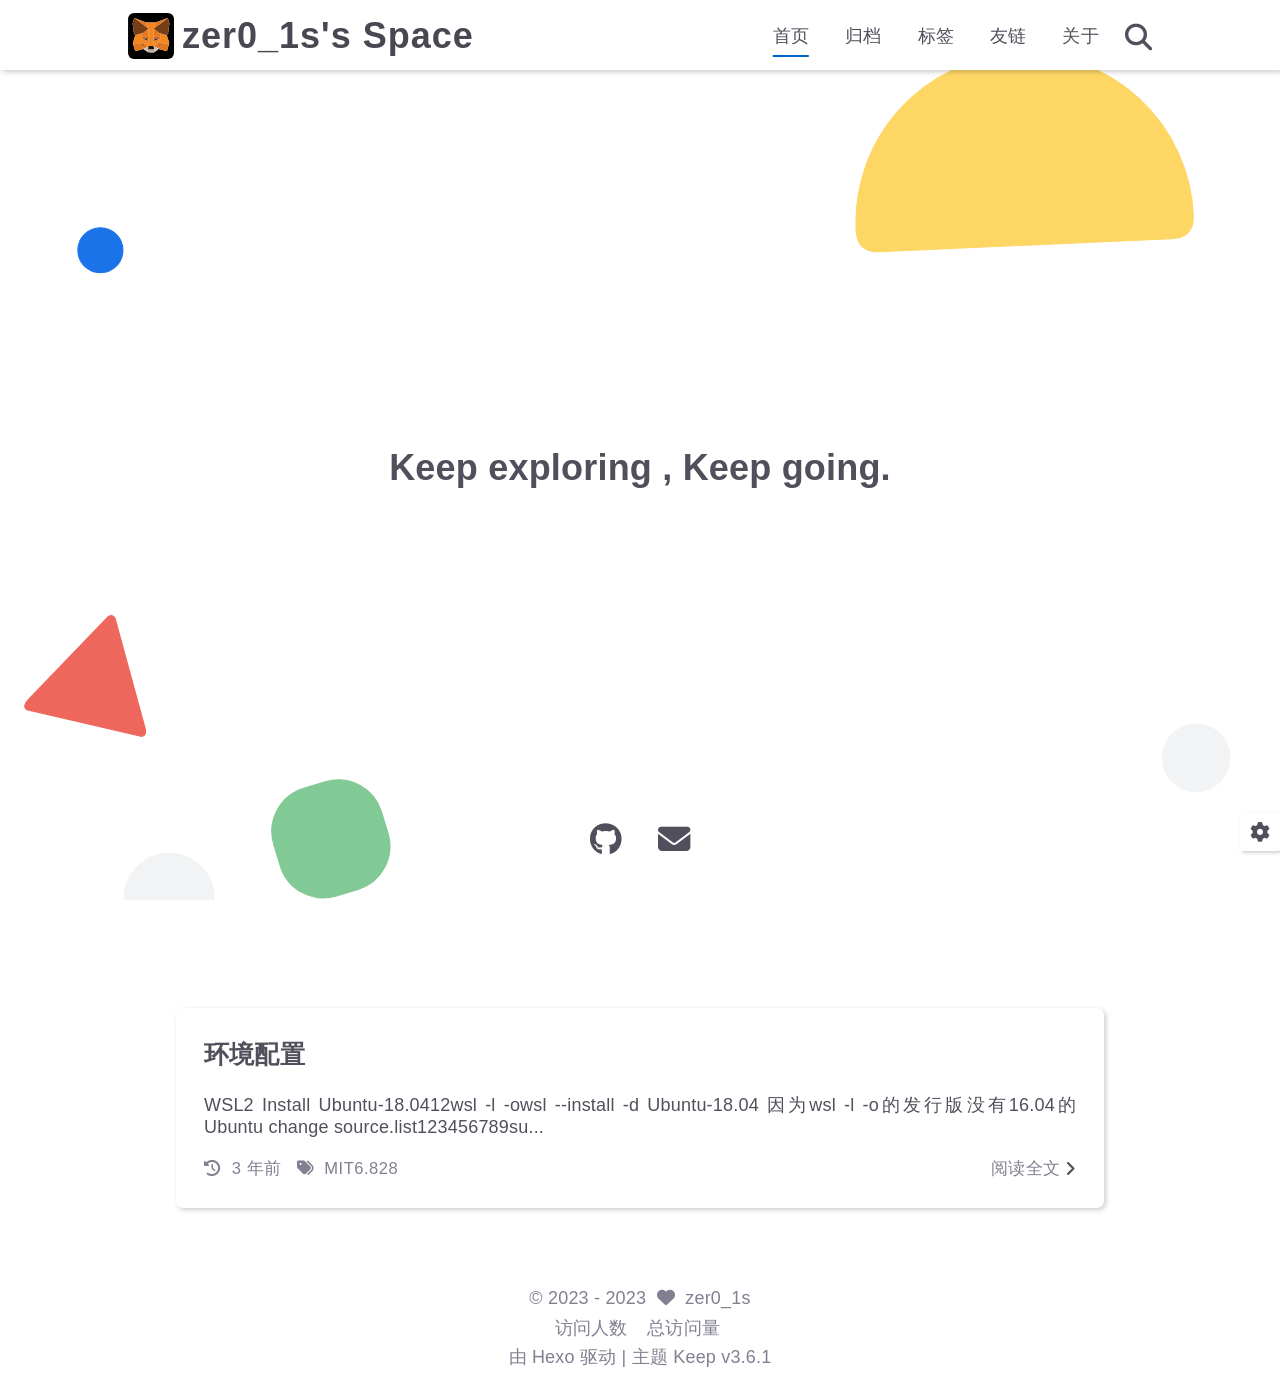
<file: index.html>
<!DOCTYPE html>
<html lang="zh-CN">
<head>
    <meta charset="utf-8">
    <meta name="viewport" content="width=device-width, initial-scale=1, maximum-scale=1">
    <meta name="keywords" content="Hexo Theme Keep">
    <meta name="description" content="zer0_1s的空间">
    <meta name="author" content="zer0_1s">
    
    <title>
        
        zer0_1s&#39;s Space
    </title>
    
<link rel="stylesheet" href="/css/style.css">

    <link rel="shortcut icon" href="/images/logo.svg">
    
<link rel="stylesheet" href="/font/css/fontawesome.min.css">

    
<link rel="stylesheet" href="/font/css/regular.min.css">

    
<link rel="stylesheet" href="/font/css/solid.min.css">

    
<link rel="stylesheet" href="/font/css/brands.min.css">

    <script id="hexo-configurations">
    let KEEP = window.KEEP || {}
    KEEP.hexo_config = {"hostname":"zer01s.work","root":"/","language":"zh-CN","path":"search.json"}
    KEEP.theme_config = {"toc":{"enable":true,"number":true,"expand_all":false,"init_open":false},"style":{"primary_color":"#0066cc","logo":"/images/logo.svg","favicon":"/images/logo.svg","avatar":"/images/avatar.svg","font_size":"18px","font_family":null,"hover":{"shadow":false,"scale":false},"first_screen":{"enable":true,"header_transparent":false,"background_img":"/images/bg.svg","description":"Keep  exploring , Keep going.","font_color":null,"hitokoto":false},"scroll":{"progress_bar":false,"percent":false}},"local_search":{"enable":true,"preload":true},"code_copy":{},"code_block":{"tools":{"enable":true,"style":"mac"},"highlight_theme":"default"},"side_tools":{},"pjax":{"enable":false},"lazyload":{"enable":true},"comment":{"enable":true,"use":"valine","valine":{"appid":null,"appkey":null,"server_urls":null,"placeholder":null},"gitalk":{"github_id":null,"github_admins":null,"repository":null,"client_id":null,"client_secret":null,"proxy":null},"twikoo":{"env_id":null,"region":null,"version":"1.6.8"},"waline":{"server_url":null,"reaction":false,"version":2}},"post":{"author_label":{"enable":true,"auto":true,"custom_label_list":["Trainee","Engineer","Architect"]},"word_count":{"enable":true,"wordcount":true,"min2read":true},"img_align":"center","copyright_info":true},"version":"3.6.1"}
    KEEP.language_ago = {"second":"%s 秒前","minute":"%s 分钟前","hour":"%s 小时前","day":"%s 天前","week":"%s 周前","month":"%s 个月前","year":"%s 年前"}
    KEEP.language_code_block = {"copy":"复制代码","copied":"已复制","fold":"折叠代码块","folded":"已折叠"}
    KEEP.language_copy_copyright = {"copy":"复制版权信息","copied":"已复制","title":"原文标题","author":"原文作者","link":"原文链接"}
  </script>
<meta name="generator" content="Hexo 6.3.0"><link rel="alternate" href="/atom.xml" title="zer0_1s's Space" type="application/atom+xml">
</head>


<body>
<div class="progress-bar-container">
    

    
</div>


<main class="page-container">

    
        
<div class="first-screen-container flex-center fade-in-down-animation">
    <div class="content flex-center">
        
            <div class="description hitokoto">
                
                    <div class="desc-item">Keep  exploring , Keep going.</div>
                
            </div>
        
        
        
            <div class="s-icon-list">
                
                    
                        
                        <div class="tooltip s-icon-item "
                             data-content="GitHub"
                             data-name="github"
                             
                        >
                            
                                
                                    <a target="_blank" href="https://github.com/zer0-1s">
                                        <i class="fab fa-github"></i>
                                    </a>
                                
                            
                        </div>
                    
                
                    
                        
                        <div class="tooltip s-icon-item "
                             data-content="Email"
                             data-name="email"
                             
                        >
                            
                                <a href="mailto:cyn3050@gmail.com">
                                    <i class="fas fa-envelope"></i>
                                </a>
                            
                        </div>
                    
                
            </div>
        
    </div>
</div>

    

    <div class="page-main-content is-home">

        <div class="page-main-content-top">
            
<header class="header-wrapper">

    <div class="header-content has-first-screen">
        <div class="left">
            
                <a class="logo-image" href="/">
                    <img src="/images/logo.svg">
                </a>
            
            <a class="logo-title" href="/">
               zer0_1s&#39;s Space
            </a>
        </div>

        <div class="right">
            <div class="pc">
                <ul class="menu-list">
                    
                        <li class="menu-item">
                            <a class="active"
                               href="/"
                            >
                                首页
                            </a>
                        </li>
                    
                        <li class="menu-item">
                            <a class=""
                               href="/archives"
                            >
                                归档
                            </a>
                        </li>
                    
                        <li class="menu-item">
                            <a class=""
                               href="/tags"
                            >
                                标签
                            </a>
                        </li>
                    
                        <li class="menu-item">
                            <a class=""
                               href="/links"
                            >
                                友链
                            </a>
                        </li>
                    
                        <li class="menu-item">
                            <a class=""
                               href="/about"
                            >
                                关于
                            </a>
                        </li>
                    
                    
                        <li class="menu-item search search-popup-trigger">
                            <i class="fas fa-search"></i>
                        </li>
                    
                </ul>
            </div>
            <div class="mobile">
                
                    <div class="icon-item search search-popup-trigger"><i class="fas fa-search"></i></div>
                
                <div class="icon-item menu-bar">
                    <div class="menu-bar-middle"></div>
                </div>
            </div>
        </div>
    </div>

    <div class="header-drawer">
        <ul class="drawer-menu-list">
            
                <li class="drawer-menu-item flex-center">
                    <a class="active"
                       href="/">首页</a>
                </li>
            
                <li class="drawer-menu-item flex-center">
                    <a class=""
                       href="/archives">归档</a>
                </li>
            
                <li class="drawer-menu-item flex-center">
                    <a class=""
                       href="/tags">标签</a>
                </li>
            
                <li class="drawer-menu-item flex-center">
                    <a class=""
                       href="/links">友链</a>
                </li>
            
                <li class="drawer-menu-item flex-center">
                    <a class=""
                       href="/about">关于</a>
                </li>
            
        </ul>
    </div>

    <div class="window-mask"></div>

</header>


        </div>

        <div class="page-main-content-middle">

            <div class="main-content">

                
                    <div class="home-content-container fade-in-down-animation">
    <ul class="home-article-list">
        
            <li class="home-article-item">

                

                <h3 class="home-article-title">
                    <a href="/2023/07/20/%E7%8E%AF%E5%A2%83%E9%85%8D%E7%BD%AE/">
                        环境配置
                    </a>
                </h3>

                <div class="home-article-content keep-markdown-body">
                    
                        WSL2 Install Ubuntu-18.0412wsl -l -owsl --install -d Ubuntu-18.04
因为wsl -l -o的发行版没有16.04的Ubuntu
change source.list123456789su...
                    
                </div>

                <div class="home-article-meta-info-container">
    <div class="home-article-meta-info">
        <span>
            <i class="fas fa-history"></i>&nbsp;
            <span class="home-article-date" data-updated="Thu Jul 20 2023 22:16:22 GMT+0800">
                2023-07-20
            </span>
        </span>
        
        
            <span class="home-article-tag">
                <i class="fas fa-tags"></i>&nbsp;
                <ul>
                    
                        <li>
                            
                            <a href="/tags/MIT6-828/">MIT6.828</a>&nbsp;
                        </li>
                    
                </ul>
            </span>
        
    </div>

    <a class="read-more" href="/2023/07/20/%E7%8E%AF%E5%A2%83%E9%85%8D%E7%BD%AE/">阅读全文&nbsp;<i class="fas fa-angle-right"></i></a>
</div>

            </li>
        
    </ul>

    <div class="home-paginator">
        <div class="paginator">
    

    
</div>

    </div>
</div>


                
            </div>

        </div>

        <div class="page-main-content-bottom">
            
<footer class="footer">
    <div class="info-container">
        <div class="copyright-info info-item">
            &copy;
            
                <span>2023</span> -
            
            2023
            
                &nbsp;<i class="fas fa-heart icon-animate"></i>
                &nbsp;<a href="/">zer0_1s</a>
            
        </div>
        
            <script async 
                    src="//busuanzi.ibruce.info/busuanzi/2.3/busuanzi.pure.mini.js"></script>
            <div class="website-count info-item">
                
                    访问人数&nbsp;<span id="busuanzi_value_site_uv"></span>&ensp;
                
                
                    总访问量&nbsp;<span id="busuanzi_value_site_pv"></span>
                
            </div>
        
        <div class="theme-info info-item">
            由 <a target="_blank" href="https://hexo.io">Hexo</a> 驱动&nbsp;|&nbsp;主题&nbsp;<a class="theme-version" target="_blank" href="https://github.com/XPoet/hexo-theme-keep">Keep v3.6.1</a>
        </div>
        
        
    </div>
</footer>

        </div>
    </div>

    

    <div class="right-bottom-side-tools">
        <div class="side-tools-container">
    <ul class="side-tools-list">
        <li class="tools-item tool-font-adjust-plus flex-center">
            <i class="fas fa-search-plus"></i>
        </li>

        <li class="tools-item tool-font-adjust-minus flex-center">
            <i class="fas fa-search-minus"></i>
        </li>

        <li class="tools-item tool-dark-light-toggle flex-center">
            <i class="fas fa-moon"></i>
        </li>

        <!-- rss -->
        
            <li class="tools-item rss flex-center">
                <a class="flex-center"
                   href="/atom.xml"
                   target="_blank"
                >
                    <i class="fas fa-rss"></i>
                </a>
            </li>
        

        
            <li class="tools-item tool-scroll-to-top flex-center">
                <i class="fas fa-arrow-up"></i>
            </li>
        

        <li class="tools-item tool-scroll-to-bottom flex-center">
            <i class="fas fa-arrow-down"></i>
        </li>
    </ul>

    <ul class="exposed-tools-list">
        <li class="tools-item tool-toggle-show flex-center">
            <i class="fas fa-cog fa-spin"></i>
        </li>
        
    </ul>
</div>

    </div>

    <div class="zoom-in-image-mask">
    <img class="zoom-in-image">
</div>


    
        <div class="search-pop-overlay">
    <div class="popup search-popup">
        <div class="search-header">
          <span class="search-input-field-pre">
            <i class="fas fa-keyboard"></i>
          </span>
            <div class="search-input-container">
                <input autocomplete="off"
                       autocorrect="off"
                       autocapitalize="off"
                       placeholder="搜索..."
                       spellcheck="false"
                       type="search"
                       class="search-input"
                >
            </div>
            <span class="close-popup-btn">
                <i class="fas fa-times"></i>
            </span>
        </div>
        <div id="search-result">
            <div id="no-result">
                <i class="fas fa-spinner fa-pulse fa-5x fa-fw"></i>
            </div>
        </div>
    </div>
</div>

    

</main>





<script src="/js/utils.js"></script>

<script src="/js/main.js"></script>

<script src="/js/header-shrink.js"></script>

<script src="/js/back2top.js"></script>

<script src="/js/dark-light-toggle.js"></script>





    
<script src="/js/local-search.js"></script>




    
<script src="/js/code-block.js"></script>




    
<script src="/js/lazyload.js"></script>



<div class="post-scripts">
    
</div>



</body>
</html>
</file>
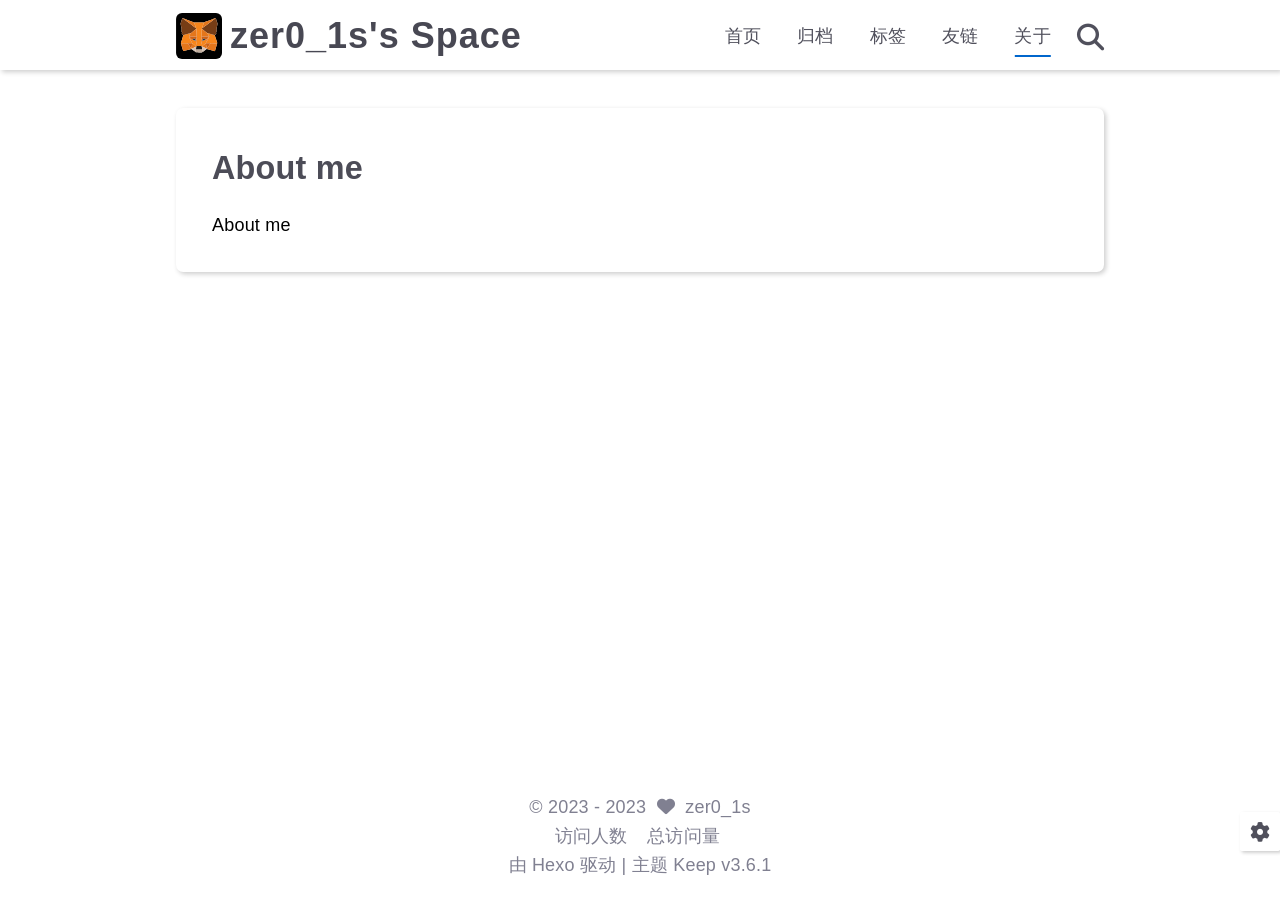
<file: about/index.html>
<!DOCTYPE html>
<html lang="zh-CN">
<head>
    <meta charset="utf-8">
    <meta name="viewport" content="width=device-width, initial-scale=1, maximum-scale=1">
    <meta name="keywords" content="Hexo Theme Keep">
    <meta name="description" content="zer0_1s的空间">
    <meta name="author" content="zer0_1s">
    
    <title>
        
            关于 |
        
        zer0_1s&#39;s Space
    </title>
    
<link rel="stylesheet" href="/css/style.css">

    <link rel="shortcut icon" href="/images/logo.svg">
    
<link rel="stylesheet" href="/font/css/fontawesome.min.css">

    
<link rel="stylesheet" href="/font/css/regular.min.css">

    
<link rel="stylesheet" href="/font/css/solid.min.css">

    
<link rel="stylesheet" href="/font/css/brands.min.css">

    <script id="hexo-configurations">
    let KEEP = window.KEEP || {}
    KEEP.hexo_config = {"hostname":"zer01s.work","root":"/","language":"zh-CN","path":"search.json"}
    KEEP.theme_config = {"toc":{"enable":true,"number":true,"expand_all":false,"init_open":false},"style":{"primary_color":"#0066cc","logo":"/images/logo.svg","favicon":"/images/logo.svg","avatar":"/images/avatar.svg","font_size":"18px","font_family":null,"hover":{"shadow":false,"scale":false},"first_screen":{"enable":true,"header_transparent":false,"background_img":"/images/bg.svg","description":"Keep  exploring , Keep going.","font_color":null,"hitokoto":false},"scroll":{"progress_bar":false,"percent":false}},"local_search":{"enable":true,"preload":true},"code_copy":{},"code_block":{"tools":{"enable":true,"style":"mac"},"highlight_theme":"default"},"side_tools":{},"pjax":{"enable":false},"lazyload":{"enable":true},"comment":{"enable":true,"use":"valine","valine":{"appid":null,"appkey":null,"server_urls":null,"placeholder":null},"gitalk":{"github_id":null,"github_admins":null,"repository":null,"client_id":null,"client_secret":null,"proxy":null},"twikoo":{"env_id":null,"region":null,"version":"1.6.8"},"waline":{"server_url":null,"reaction":false,"version":2}},"post":{"author_label":{"enable":true,"auto":true,"custom_label_list":["Trainee","Engineer","Architect"]},"word_count":{"enable":true,"wordcount":true,"min2read":true},"img_align":"center","copyright_info":true},"version":"3.6.1"}
    KEEP.language_ago = {"second":"%s 秒前","minute":"%s 分钟前","hour":"%s 小时前","day":"%s 天前","week":"%s 周前","month":"%s 个月前","year":"%s 年前"}
    KEEP.language_code_block = {"copy":"复制代码","copied":"已复制","fold":"折叠代码块","folded":"已折叠"}
    KEEP.language_copy_copyright = {"copy":"复制版权信息","copied":"已复制","title":"原文标题","author":"原文作者","link":"原文链接"}
  </script>
<meta name="generator" content="Hexo 6.3.0"><link rel="alternate" href="/atom.xml" title="zer0_1s's Space" type="application/atom+xml">
</head>


<body>
<div class="progress-bar-container">
    

    
</div>


<main class="page-container">

    

    <div class="page-main-content">

        <div class="page-main-content-top">
            
<header class="header-wrapper">

    <div class="header-content">
        <div class="left">
            
                <a class="logo-image" href="/">
                    <img src="/images/logo.svg">
                </a>
            
            <a class="logo-title" href="/">
               zer0_1s&#39;s Space
            </a>
        </div>

        <div class="right">
            <div class="pc">
                <ul class="menu-list">
                    
                        <li class="menu-item">
                            <a class=""
                               href="/"
                            >
                                首页
                            </a>
                        </li>
                    
                        <li class="menu-item">
                            <a class=""
                               href="/archives"
                            >
                                归档
                            </a>
                        </li>
                    
                        <li class="menu-item">
                            <a class=""
                               href="/tags"
                            >
                                标签
                            </a>
                        </li>
                    
                        <li class="menu-item">
                            <a class=""
                               href="/links"
                            >
                                友链
                            </a>
                        </li>
                    
                        <li class="menu-item">
                            <a class="active"
                               href="/about"
                            >
                                关于
                            </a>
                        </li>
                    
                    
                        <li class="menu-item search search-popup-trigger">
                            <i class="fas fa-search"></i>
                        </li>
                    
                </ul>
            </div>
            <div class="mobile">
                
                    <div class="icon-item search search-popup-trigger"><i class="fas fa-search"></i></div>
                
                <div class="icon-item menu-bar">
                    <div class="menu-bar-middle"></div>
                </div>
            </div>
        </div>
    </div>

    <div class="header-drawer">
        <ul class="drawer-menu-list">
            
                <li class="drawer-menu-item flex-center">
                    <a class=""
                       href="/">首页</a>
                </li>
            
                <li class="drawer-menu-item flex-center">
                    <a class=""
                       href="/archives">归档</a>
                </li>
            
                <li class="drawer-menu-item flex-center">
                    <a class=""
                       href="/tags">标签</a>
                </li>
            
                <li class="drawer-menu-item flex-center">
                    <a class=""
                       href="/links">友链</a>
                </li>
            
                <li class="drawer-menu-item flex-center">
                    <a class="active"
                       href="/about">关于</a>
                </li>
            
        </ul>
    </div>

    <div class="window-mask"></div>

</header>


        </div>

        <div class="page-main-content-middle">

            <div class="main-content">

                
                    
<div class="fade-in-down-animation">
    <div class="page-template-container">
        
        
        <div class="page-template-content keep-markdown-body">
            
                <h1 id="About-me"><a href="#About-me" class="headerlink" title="About me"></a>About me</h1><div style="color: black;">About me</div>

            
        </div>
        
    </div>
</div>


                
            </div>

        </div>

        <div class="page-main-content-bottom">
            
<footer class="footer">
    <div class="info-container">
        <div class="copyright-info info-item">
            &copy;
            
                <span>2023</span> -
            
            2023
            
                &nbsp;<i class="fas fa-heart icon-animate"></i>
                &nbsp;<a href="/">zer0_1s</a>
            
        </div>
        
            <script async 
                    src="//busuanzi.ibruce.info/busuanzi/2.3/busuanzi.pure.mini.js"></script>
            <div class="website-count info-item">
                
                    访问人数&nbsp;<span id="busuanzi_value_site_uv"></span>&ensp;
                
                
                    总访问量&nbsp;<span id="busuanzi_value_site_pv"></span>
                
            </div>
        
        <div class="theme-info info-item">
            由 <a target="_blank" href="https://hexo.io">Hexo</a> 驱动&nbsp;|&nbsp;主题&nbsp;<a class="theme-version" target="_blank" href="https://github.com/XPoet/hexo-theme-keep">Keep v3.6.1</a>
        </div>
        
        
    </div>
</footer>

        </div>
    </div>

    

    <div class="right-bottom-side-tools">
        <div class="side-tools-container">
    <ul class="side-tools-list">
        <li class="tools-item tool-font-adjust-plus flex-center">
            <i class="fas fa-search-plus"></i>
        </li>

        <li class="tools-item tool-font-adjust-minus flex-center">
            <i class="fas fa-search-minus"></i>
        </li>

        <li class="tools-item tool-dark-light-toggle flex-center">
            <i class="fas fa-moon"></i>
        </li>

        <!-- rss -->
        
            <li class="tools-item rss flex-center">
                <a class="flex-center"
                   href="/atom.xml"
                   target="_blank"
                >
                    <i class="fas fa-rss"></i>
                </a>
            </li>
        

        
            <li class="tools-item tool-scroll-to-top flex-center">
                <i class="fas fa-arrow-up"></i>
            </li>
        

        <li class="tools-item tool-scroll-to-bottom flex-center">
            <i class="fas fa-arrow-down"></i>
        </li>
    </ul>

    <ul class="exposed-tools-list">
        <li class="tools-item tool-toggle-show flex-center">
            <i class="fas fa-cog fa-spin"></i>
        </li>
        
    </ul>
</div>

    </div>

    <div class="zoom-in-image-mask">
    <img class="zoom-in-image">
</div>


    
        <div class="search-pop-overlay">
    <div class="popup search-popup">
        <div class="search-header">
          <span class="search-input-field-pre">
            <i class="fas fa-keyboard"></i>
          </span>
            <div class="search-input-container">
                <input autocomplete="off"
                       autocorrect="off"
                       autocapitalize="off"
                       placeholder="搜索..."
                       spellcheck="false"
                       type="search"
                       class="search-input"
                >
            </div>
            <span class="close-popup-btn">
                <i class="fas fa-times"></i>
            </span>
        </div>
        <div id="search-result">
            <div id="no-result">
                <i class="fas fa-spinner fa-pulse fa-5x fa-fw"></i>
            </div>
        </div>
    </div>
</div>

    

</main>




<script src="/js/utils.js"></script>

<script src="/js/main.js"></script>

<script src="/js/header-shrink.js"></script>

<script src="/js/back2top.js"></script>

<script src="/js/dark-light-toggle.js"></script>





    
<script src="/js/local-search.js"></script>




    
<script src="/js/code-block.js"></script>




    
<script src="/js/lazyload.js"></script>



<div class="post-scripts">
    
</div>



</body>
</html>
</file>
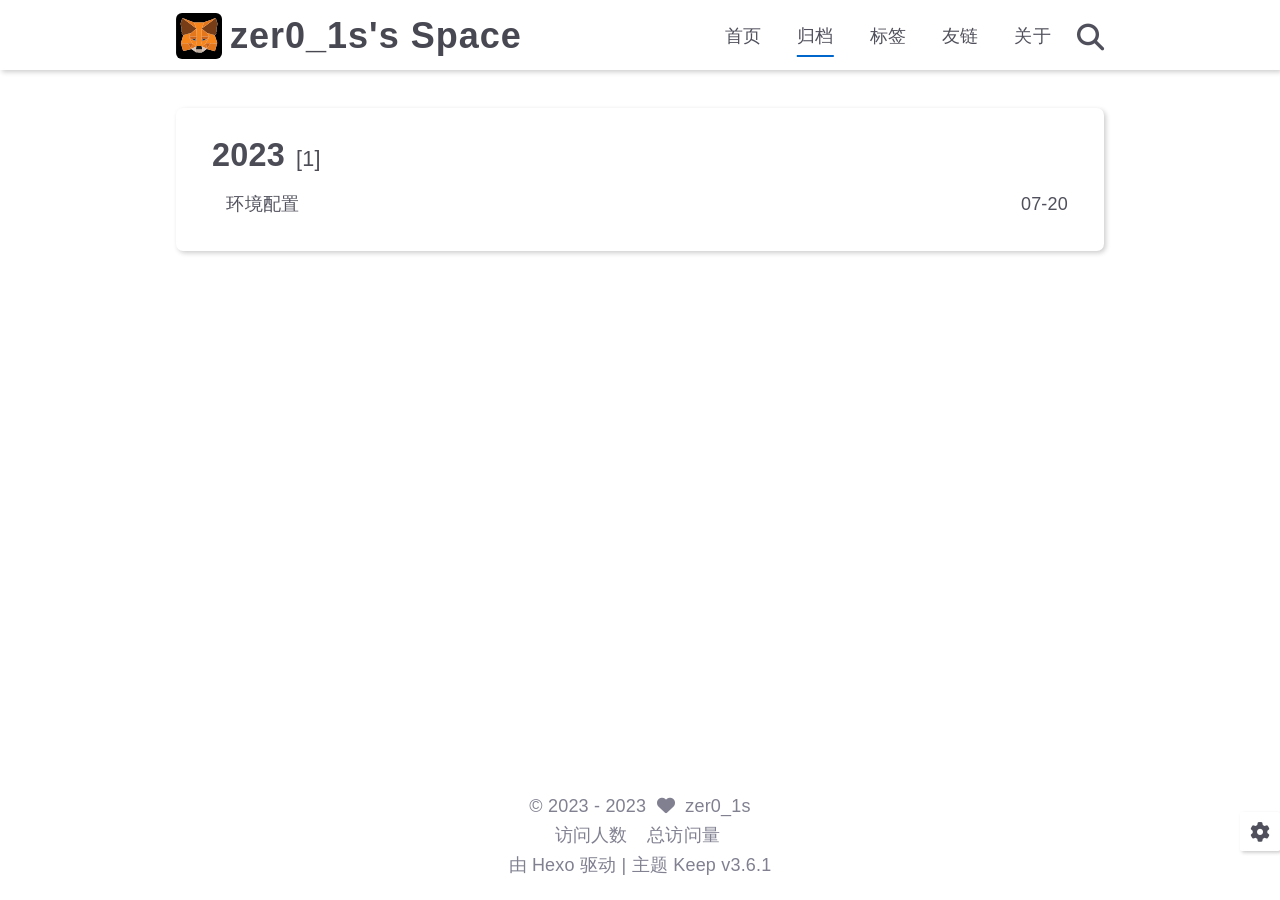
<file: archives/index.html>
<!DOCTYPE html>
<html lang="zh-CN">
<head>
    <meta charset="utf-8">
    <meta name="viewport" content="width=device-width, initial-scale=1, maximum-scale=1">
    <meta name="keywords" content="Hexo Theme Keep">
    <meta name="description" content="zer0_1s的空间">
    <meta name="author" content="zer0_1s">
    
    <title>
        
            归档 |
        
        zer0_1s&#39;s Space
    </title>
    
<link rel="stylesheet" href="/css/style.css">

    <link rel="shortcut icon" href="/images/logo.svg">
    
<link rel="stylesheet" href="/font/css/fontawesome.min.css">

    
<link rel="stylesheet" href="/font/css/regular.min.css">

    
<link rel="stylesheet" href="/font/css/solid.min.css">

    
<link rel="stylesheet" href="/font/css/brands.min.css">

    <script id="hexo-configurations">
    let KEEP = window.KEEP || {}
    KEEP.hexo_config = {"hostname":"zer01s.work","root":"/","language":"zh-CN","path":"search.json"}
    KEEP.theme_config = {"toc":{"enable":true,"number":true,"expand_all":false,"init_open":false},"style":{"primary_color":"#0066cc","logo":"/images/logo.svg","favicon":"/images/logo.svg","avatar":"/images/avatar.svg","font_size":"18px","font_family":null,"hover":{"shadow":false,"scale":false},"first_screen":{"enable":true,"header_transparent":false,"background_img":"/images/bg.svg","description":"Keep  exploring , Keep going.","font_color":null,"hitokoto":false},"scroll":{"progress_bar":false,"percent":false}},"local_search":{"enable":true,"preload":true},"code_copy":{},"code_block":{"tools":{"enable":true,"style":"mac"},"highlight_theme":"default"},"side_tools":{},"pjax":{"enable":false},"lazyload":{"enable":true},"comment":{"enable":true,"use":"valine","valine":{"appid":null,"appkey":null,"server_urls":null,"placeholder":null},"gitalk":{"github_id":null,"github_admins":null,"repository":null,"client_id":null,"client_secret":null,"proxy":null},"twikoo":{"env_id":null,"region":null,"version":"1.6.8"},"waline":{"server_url":null,"reaction":false,"version":2}},"post":{"author_label":{"enable":true,"auto":true,"custom_label_list":["Trainee","Engineer","Architect"]},"word_count":{"enable":true,"wordcount":true,"min2read":true},"img_align":"center","copyright_info":true},"version":"3.6.1"}
    KEEP.language_ago = {"second":"%s 秒前","minute":"%s 分钟前","hour":"%s 小时前","day":"%s 天前","week":"%s 周前","month":"%s 个月前","year":"%s 年前"}
    KEEP.language_code_block = {"copy":"复制代码","copied":"已复制","fold":"折叠代码块","folded":"已折叠"}
    KEEP.language_copy_copyright = {"copy":"复制版权信息","copied":"已复制","title":"原文标题","author":"原文作者","link":"原文链接"}
  </script>
<meta name="generator" content="Hexo 6.3.0"><link rel="alternate" href="/atom.xml" title="zer0_1s's Space" type="application/atom+xml">
</head>


<body>
<div class="progress-bar-container">
    

    
</div>


<main class="page-container">

    

    <div class="page-main-content">

        <div class="page-main-content-top">
            
<header class="header-wrapper">

    <div class="header-content">
        <div class="left">
            
                <a class="logo-image" href="/">
                    <img src="/images/logo.svg">
                </a>
            
            <a class="logo-title" href="/">
               zer0_1s&#39;s Space
            </a>
        </div>

        <div class="right">
            <div class="pc">
                <ul class="menu-list">
                    
                        <li class="menu-item">
                            <a class=""
                               href="/"
                            >
                                首页
                            </a>
                        </li>
                    
                        <li class="menu-item">
                            <a class="active"
                               href="/archives"
                            >
                                归档
                            </a>
                        </li>
                    
                        <li class="menu-item">
                            <a class=""
                               href="/tags"
                            >
                                标签
                            </a>
                        </li>
                    
                        <li class="menu-item">
                            <a class=""
                               href="/links"
                            >
                                友链
                            </a>
                        </li>
                    
                        <li class="menu-item">
                            <a class=""
                               href="/about"
                            >
                                关于
                            </a>
                        </li>
                    
                    
                        <li class="menu-item search search-popup-trigger">
                            <i class="fas fa-search"></i>
                        </li>
                    
                </ul>
            </div>
            <div class="mobile">
                
                    <div class="icon-item search search-popup-trigger"><i class="fas fa-search"></i></div>
                
                <div class="icon-item menu-bar">
                    <div class="menu-bar-middle"></div>
                </div>
            </div>
        </div>
    </div>

    <div class="header-drawer">
        <ul class="drawer-menu-list">
            
                <li class="drawer-menu-item flex-center">
                    <a class=""
                       href="/">首页</a>
                </li>
            
                <li class="drawer-menu-item flex-center">
                    <a class="active"
                       href="/archives">归档</a>
                </li>
            
                <li class="drawer-menu-item flex-center">
                    <a class=""
                       href="/tags">标签</a>
                </li>
            
                <li class="drawer-menu-item flex-center">
                    <a class=""
                       href="/links">友链</a>
                </li>
            
                <li class="drawer-menu-item flex-center">
                    <a class=""
                       href="/about">关于</a>
                </li>
            
        </ul>
    </div>

    <div class="window-mask"></div>

</header>


        </div>

        <div class="page-main-content-middle">

            <div class="main-content">

                
                    <div class="fade-in-down-animation">
    <div class="archive-container ">
        
<div class="archive-list-container">
    
        <section class="archive-item">
            <div class="archive-item-header">
                <span class="archive-year">2023</span>
                <span class="archive-year-post-count">[1]</span>
            </div>
            <ul class="article-list">
                
                    <li class="article-item">
                        <a class="article-title"
                           href="/2023/07/20/%E7%8E%AF%E5%A2%83%E9%85%8D%E7%BD%AE/"
                        >环境配置</a>
                        <span class="article-date">07-20</span>
                    </li>
                
            </ul>
        </section>
    
</div>

    </div>
</div>

                
            </div>

        </div>

        <div class="page-main-content-bottom">
            
<footer class="footer">
    <div class="info-container">
        <div class="copyright-info info-item">
            &copy;
            
                <span>2023</span> -
            
            2023
            
                &nbsp;<i class="fas fa-heart icon-animate"></i>
                &nbsp;<a href="/">zer0_1s</a>
            
        </div>
        
            <script async 
                    src="//busuanzi.ibruce.info/busuanzi/2.3/busuanzi.pure.mini.js"></script>
            <div class="website-count info-item">
                
                    访问人数&nbsp;<span id="busuanzi_value_site_uv"></span>&ensp;
                
                
                    总访问量&nbsp;<span id="busuanzi_value_site_pv"></span>
                
            </div>
        
        <div class="theme-info info-item">
            由 <a target="_blank" href="https://hexo.io">Hexo</a> 驱动&nbsp;|&nbsp;主题&nbsp;<a class="theme-version" target="_blank" href="https://github.com/XPoet/hexo-theme-keep">Keep v3.6.1</a>
        </div>
        
        
    </div>
</footer>

        </div>
    </div>

    

    <div class="right-bottom-side-tools">
        <div class="side-tools-container">
    <ul class="side-tools-list">
        <li class="tools-item tool-font-adjust-plus flex-center">
            <i class="fas fa-search-plus"></i>
        </li>

        <li class="tools-item tool-font-adjust-minus flex-center">
            <i class="fas fa-search-minus"></i>
        </li>

        <li class="tools-item tool-dark-light-toggle flex-center">
            <i class="fas fa-moon"></i>
        </li>

        <!-- rss -->
        
            <li class="tools-item rss flex-center">
                <a class="flex-center"
                   href="/atom.xml"
                   target="_blank"
                >
                    <i class="fas fa-rss"></i>
                </a>
            </li>
        

        
            <li class="tools-item tool-scroll-to-top flex-center">
                <i class="fas fa-arrow-up"></i>
            </li>
        

        <li class="tools-item tool-scroll-to-bottom flex-center">
            <i class="fas fa-arrow-down"></i>
        </li>
    </ul>

    <ul class="exposed-tools-list">
        <li class="tools-item tool-toggle-show flex-center">
            <i class="fas fa-cog fa-spin"></i>
        </li>
        
    </ul>
</div>

    </div>

    <div class="zoom-in-image-mask">
    <img class="zoom-in-image">
</div>


    
        <div class="search-pop-overlay">
    <div class="popup search-popup">
        <div class="search-header">
          <span class="search-input-field-pre">
            <i class="fas fa-keyboard"></i>
          </span>
            <div class="search-input-container">
                <input autocomplete="off"
                       autocorrect="off"
                       autocapitalize="off"
                       placeholder="搜索..."
                       spellcheck="false"
                       type="search"
                       class="search-input"
                >
            </div>
            <span class="close-popup-btn">
                <i class="fas fa-times"></i>
            </span>
        </div>
        <div id="search-result">
            <div id="no-result">
                <i class="fas fa-spinner fa-pulse fa-5x fa-fw"></i>
            </div>
        </div>
    </div>
</div>

    

</main>




<script src="/js/utils.js"></script>

<script src="/js/main.js"></script>

<script src="/js/header-shrink.js"></script>

<script src="/js/back2top.js"></script>

<script src="/js/dark-light-toggle.js"></script>





    
<script src="/js/local-search.js"></script>




    
<script src="/js/code-block.js"></script>




    
<script src="/js/lazyload.js"></script>



<div class="post-scripts">
    
</div>



</body>
</html>
</file>
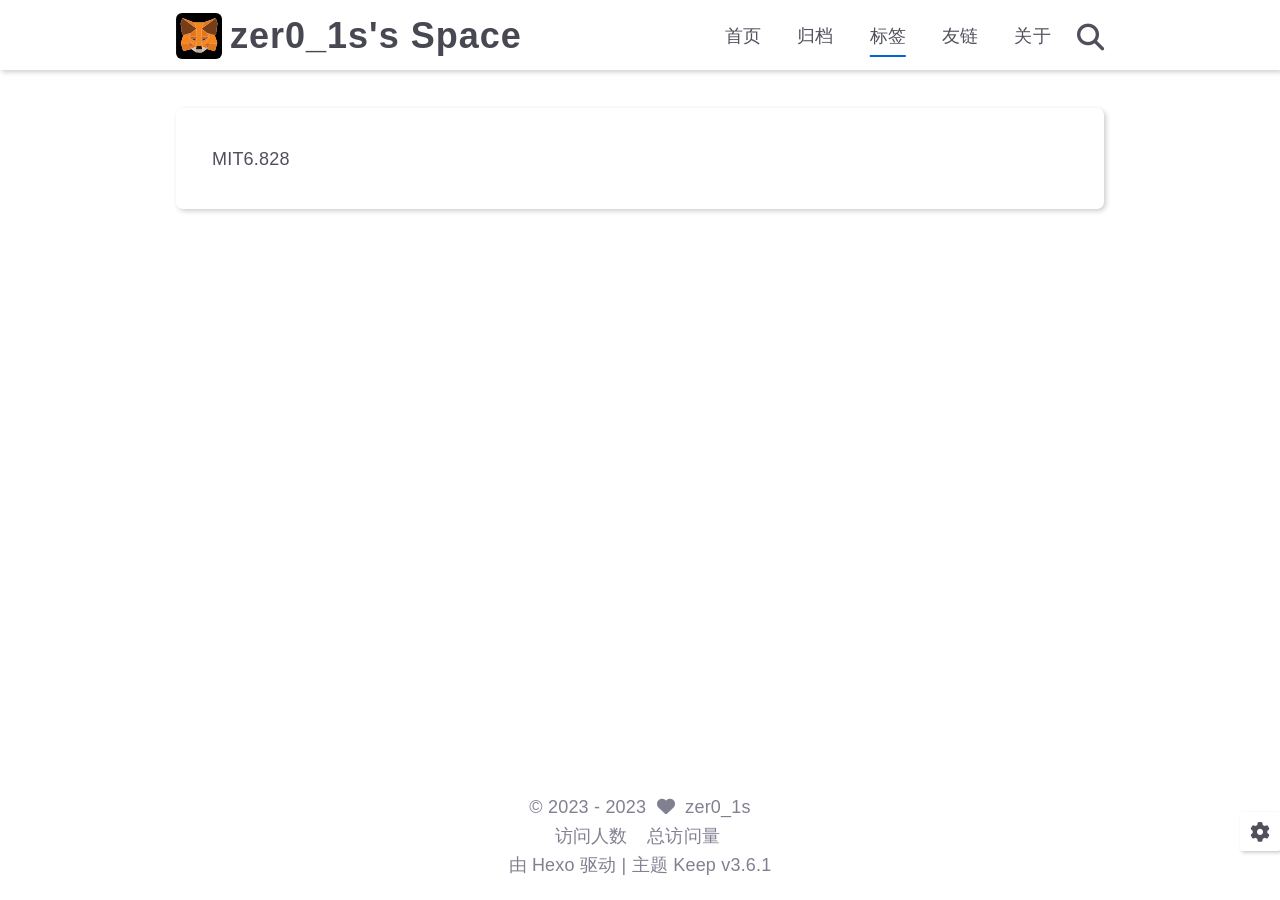
<file: tags/index.html>
<!DOCTYPE html>
<html lang="zh-CN">
<head>
    <meta charset="utf-8">
    <meta name="viewport" content="width=device-width, initial-scale=1, maximum-scale=1">
    <meta name="keywords" content="Hexo Theme Keep">
    <meta name="description" content="zer0_1s的空间">
    <meta name="author" content="zer0_1s">
    
    <title>
        
            标签 |
        
        zer0_1s&#39;s Space
    </title>
    
<link rel="stylesheet" href="/css/style.css">

    <link rel="shortcut icon" href="/images/logo.svg">
    
<link rel="stylesheet" href="/font/css/fontawesome.min.css">

    
<link rel="stylesheet" href="/font/css/regular.min.css">

    
<link rel="stylesheet" href="/font/css/solid.min.css">

    
<link rel="stylesheet" href="/font/css/brands.min.css">

    <script id="hexo-configurations">
    let KEEP = window.KEEP || {}
    KEEP.hexo_config = {"hostname":"zer01s.work","root":"/","language":"zh-CN","path":"search.json"}
    KEEP.theme_config = {"toc":{"enable":true,"number":true,"expand_all":false,"init_open":false},"style":{"primary_color":"#0066cc","logo":"/images/logo.svg","favicon":"/images/logo.svg","avatar":"/images/avatar.svg","font_size":"18px","font_family":null,"hover":{"shadow":false,"scale":false},"first_screen":{"enable":true,"header_transparent":false,"background_img":"/images/bg.svg","description":"Keep  exploring , Keep going.","font_color":null,"hitokoto":false},"scroll":{"progress_bar":false,"percent":false}},"local_search":{"enable":true,"preload":true},"code_copy":{},"code_block":{"tools":{"enable":true,"style":"mac"},"highlight_theme":"default"},"side_tools":{},"pjax":{"enable":false},"lazyload":{"enable":true},"comment":{"enable":true,"use":"valine","valine":{"appid":null,"appkey":null,"server_urls":null,"placeholder":null},"gitalk":{"github_id":null,"github_admins":null,"repository":null,"client_id":null,"client_secret":null,"proxy":null},"twikoo":{"env_id":null,"region":null,"version":"1.6.8"},"waline":{"server_url":null,"reaction":false,"version":2}},"post":{"author_label":{"enable":true,"auto":true,"custom_label_list":["Trainee","Engineer","Architect"]},"word_count":{"enable":true,"wordcount":true,"min2read":true},"img_align":"center","copyright_info":true},"version":"3.6.1"}
    KEEP.language_ago = {"second":"%s 秒前","minute":"%s 分钟前","hour":"%s 小时前","day":"%s 天前","week":"%s 周前","month":"%s 个月前","year":"%s 年前"}
    KEEP.language_code_block = {"copy":"复制代码","copied":"已复制","fold":"折叠代码块","folded":"已折叠"}
    KEEP.language_copy_copyright = {"copy":"复制版权信息","copied":"已复制","title":"原文标题","author":"原文作者","link":"原文链接"}
  </script>
<meta name="generator" content="Hexo 6.3.0"><link rel="alternate" href="/atom.xml" title="zer0_1s's Space" type="application/atom+xml">
</head>


<body>
<div class="progress-bar-container">
    

    
</div>


<main class="page-container">

    

    <div class="page-main-content">

        <div class="page-main-content-top">
            
<header class="header-wrapper">

    <div class="header-content">
        <div class="left">
            
                <a class="logo-image" href="/">
                    <img src="/images/logo.svg">
                </a>
            
            <a class="logo-title" href="/">
               zer0_1s&#39;s Space
            </a>
        </div>

        <div class="right">
            <div class="pc">
                <ul class="menu-list">
                    
                        <li class="menu-item">
                            <a class=""
                               href="/"
                            >
                                首页
                            </a>
                        </li>
                    
                        <li class="menu-item">
                            <a class=""
                               href="/archives"
                            >
                                归档
                            </a>
                        </li>
                    
                        <li class="menu-item">
                            <a class="active"
                               href="/tags"
                            >
                                标签
                            </a>
                        </li>
                    
                        <li class="menu-item">
                            <a class=""
                               href="/links"
                            >
                                友链
                            </a>
                        </li>
                    
                        <li class="menu-item">
                            <a class=""
                               href="/about"
                            >
                                关于
                            </a>
                        </li>
                    
                    
                        <li class="menu-item search search-popup-trigger">
                            <i class="fas fa-search"></i>
                        </li>
                    
                </ul>
            </div>
            <div class="mobile">
                
                    <div class="icon-item search search-popup-trigger"><i class="fas fa-search"></i></div>
                
                <div class="icon-item menu-bar">
                    <div class="menu-bar-middle"></div>
                </div>
            </div>
        </div>
    </div>

    <div class="header-drawer">
        <ul class="drawer-menu-list">
            
                <li class="drawer-menu-item flex-center">
                    <a class=""
                       href="/">首页</a>
                </li>
            
                <li class="drawer-menu-item flex-center">
                    <a class=""
                       href="/archives">归档</a>
                </li>
            
                <li class="drawer-menu-item flex-center">
                    <a class="active"
                       href="/tags">标签</a>
                </li>
            
                <li class="drawer-menu-item flex-center">
                    <a class=""
                       href="/links">友链</a>
                </li>
            
                <li class="drawer-menu-item flex-center">
                    <a class=""
                       href="/about">关于</a>
                </li>
            
        </ul>
    </div>

    <div class="window-mask"></div>

</header>


        </div>

        <div class="page-main-content-middle">

            <div class="main-content">

                
                    
    <div class="fade-in-down-animation">
        <div class="tagcloud-container">
            <div class="tagcloud-content">
                <a href="/tags/MIT6-828/" style="font-size: 1rem;">MIT6.828</a>
            </div>
        </div>
    </div>



                
            </div>

        </div>

        <div class="page-main-content-bottom">
            
<footer class="footer">
    <div class="info-container">
        <div class="copyright-info info-item">
            &copy;
            
                <span>2023</span> -
            
            2023
            
                &nbsp;<i class="fas fa-heart icon-animate"></i>
                &nbsp;<a href="/">zer0_1s</a>
            
        </div>
        
            <script async 
                    src="//busuanzi.ibruce.info/busuanzi/2.3/busuanzi.pure.mini.js"></script>
            <div class="website-count info-item">
                
                    访问人数&nbsp;<span id="busuanzi_value_site_uv"></span>&ensp;
                
                
                    总访问量&nbsp;<span id="busuanzi_value_site_pv"></span>
                
            </div>
        
        <div class="theme-info info-item">
            由 <a target="_blank" href="https://hexo.io">Hexo</a> 驱动&nbsp;|&nbsp;主题&nbsp;<a class="theme-version" target="_blank" href="https://github.com/XPoet/hexo-theme-keep">Keep v3.6.1</a>
        </div>
        
        
    </div>
</footer>

        </div>
    </div>

    

    <div class="right-bottom-side-tools">
        <div class="side-tools-container">
    <ul class="side-tools-list">
        <li class="tools-item tool-font-adjust-plus flex-center">
            <i class="fas fa-search-plus"></i>
        </li>

        <li class="tools-item tool-font-adjust-minus flex-center">
            <i class="fas fa-search-minus"></i>
        </li>

        <li class="tools-item tool-dark-light-toggle flex-center">
            <i class="fas fa-moon"></i>
        </li>

        <!-- rss -->
        
            <li class="tools-item rss flex-center">
                <a class="flex-center"
                   href="/atom.xml"
                   target="_blank"
                >
                    <i class="fas fa-rss"></i>
                </a>
            </li>
        

        
            <li class="tools-item tool-scroll-to-top flex-center">
                <i class="fas fa-arrow-up"></i>
            </li>
        

        <li class="tools-item tool-scroll-to-bottom flex-center">
            <i class="fas fa-arrow-down"></i>
        </li>
    </ul>

    <ul class="exposed-tools-list">
        <li class="tools-item tool-toggle-show flex-center">
            <i class="fas fa-cog fa-spin"></i>
        </li>
        
    </ul>
</div>

    </div>

    <div class="zoom-in-image-mask">
    <img class="zoom-in-image">
</div>


    
        <div class="search-pop-overlay">
    <div class="popup search-popup">
        <div class="search-header">
          <span class="search-input-field-pre">
            <i class="fas fa-keyboard"></i>
          </span>
            <div class="search-input-container">
                <input autocomplete="off"
                       autocorrect="off"
                       autocapitalize="off"
                       placeholder="搜索..."
                       spellcheck="false"
                       type="search"
                       class="search-input"
                >
            </div>
            <span class="close-popup-btn">
                <i class="fas fa-times"></i>
            </span>
        </div>
        <div id="search-result">
            <div id="no-result">
                <i class="fas fa-spinner fa-pulse fa-5x fa-fw"></i>
            </div>
        </div>
    </div>
</div>

    

</main>




<script src="/js/utils.js"></script>

<script src="/js/main.js"></script>

<script src="/js/header-shrink.js"></script>

<script src="/js/back2top.js"></script>

<script src="/js/dark-light-toggle.js"></script>





    
<script src="/js/local-search.js"></script>




    
<script src="/js/code-block.js"></script>




    
<script src="/js/lazyload.js"></script>



<div class="post-scripts">
    
</div>



</body>
</html>
</file>
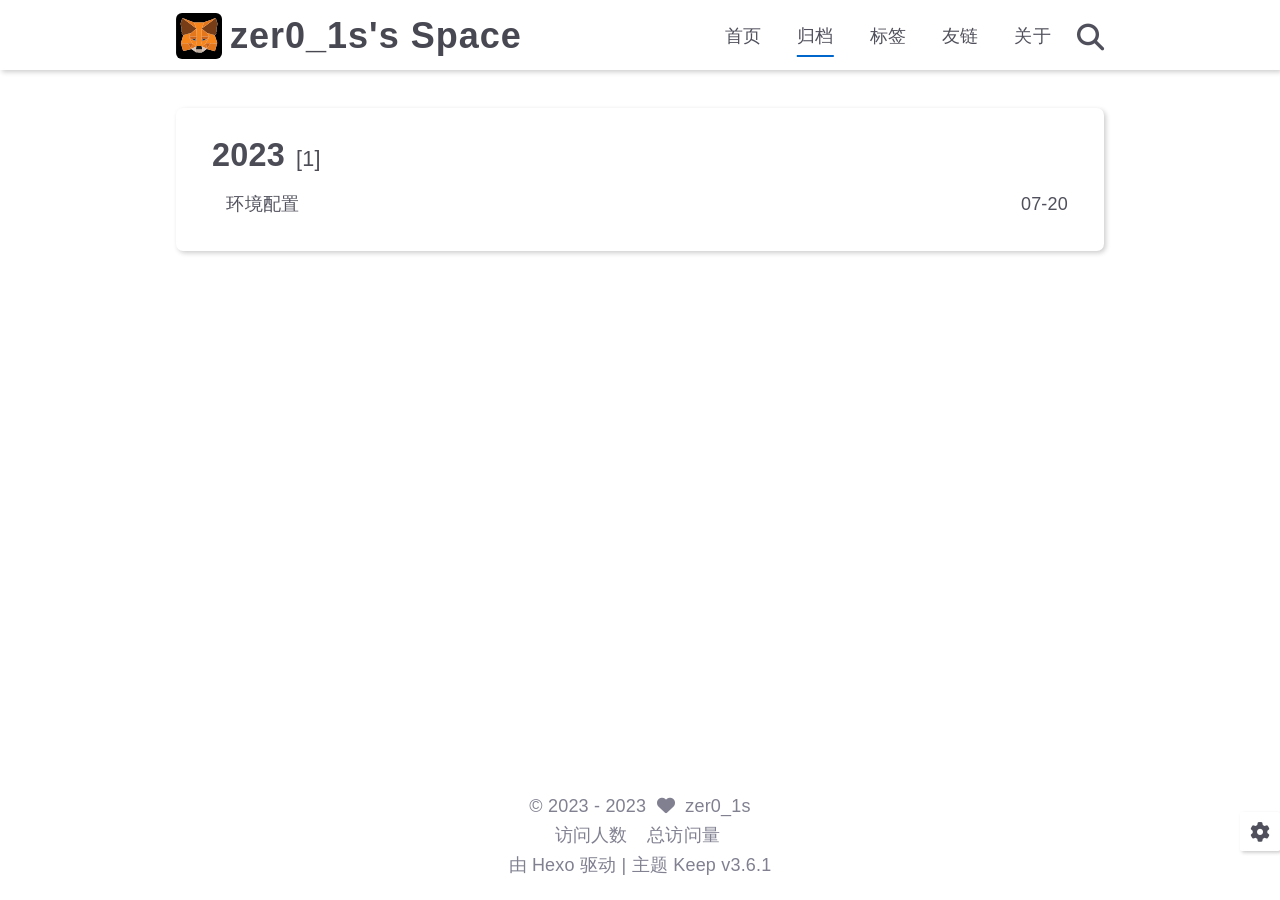
<file: archives/2023/index.html>
<!DOCTYPE html>
<html lang="zh-CN">
<head>
    <meta charset="utf-8">
    <meta name="viewport" content="width=device-width, initial-scale=1, maximum-scale=1">
    <meta name="keywords" content="Hexo Theme Keep">
    <meta name="description" content="zer0_1s的空间">
    <meta name="author" content="zer0_1s">
    
    <title>
        
            归档: 2023 |
        
        zer0_1s&#39;s Space
    </title>
    
<link rel="stylesheet" href="/css/style.css">

    <link rel="shortcut icon" href="/images/logo.svg">
    
<link rel="stylesheet" href="/font/css/fontawesome.min.css">

    
<link rel="stylesheet" href="/font/css/regular.min.css">

    
<link rel="stylesheet" href="/font/css/solid.min.css">

    
<link rel="stylesheet" href="/font/css/brands.min.css">

    <script id="hexo-configurations">
    let KEEP = window.KEEP || {}
    KEEP.hexo_config = {"hostname":"zer01s.work","root":"/","language":"zh-CN","path":"search.json"}
    KEEP.theme_config = {"toc":{"enable":true,"number":true,"expand_all":false,"init_open":false},"style":{"primary_color":"#0066cc","logo":"/images/logo.svg","favicon":"/images/logo.svg","avatar":"/images/avatar.svg","font_size":"18px","font_family":null,"hover":{"shadow":false,"scale":false},"first_screen":{"enable":true,"header_transparent":false,"background_img":"/images/bg.svg","description":"Keep  exploring , Keep going.","font_color":null,"hitokoto":false},"scroll":{"progress_bar":false,"percent":false}},"local_search":{"enable":true,"preload":true},"code_copy":{},"code_block":{"tools":{"enable":true,"style":"mac"},"highlight_theme":"default"},"side_tools":{},"pjax":{"enable":false},"lazyload":{"enable":true},"comment":{"enable":true,"use":"valine","valine":{"appid":null,"appkey":null,"server_urls":null,"placeholder":null},"gitalk":{"github_id":null,"github_admins":null,"repository":null,"client_id":null,"client_secret":null,"proxy":null},"twikoo":{"env_id":null,"region":null,"version":"1.6.8"},"waline":{"server_url":null,"reaction":false,"version":2}},"post":{"author_label":{"enable":true,"auto":true,"custom_label_list":["Trainee","Engineer","Architect"]},"word_count":{"enable":true,"wordcount":true,"min2read":true},"img_align":"center","copyright_info":true},"version":"3.6.1"}
    KEEP.language_ago = {"second":"%s 秒前","minute":"%s 分钟前","hour":"%s 小时前","day":"%s 天前","week":"%s 周前","month":"%s 个月前","year":"%s 年前"}
    KEEP.language_code_block = {"copy":"复制代码","copied":"已复制","fold":"折叠代码块","folded":"已折叠"}
    KEEP.language_copy_copyright = {"copy":"复制版权信息","copied":"已复制","title":"原文标题","author":"原文作者","link":"原文链接"}
  </script>
<meta name="generator" content="Hexo 6.3.0"><link rel="alternate" href="/atom.xml" title="zer0_1s's Space" type="application/atom+xml">
</head>


<body>
<div class="progress-bar-container">
    

    
</div>


<main class="page-container">

    

    <div class="page-main-content">

        <div class="page-main-content-top">
            
<header class="header-wrapper">

    <div class="header-content">
        <div class="left">
            
                <a class="logo-image" href="/">
                    <img src="/images/logo.svg">
                </a>
            
            <a class="logo-title" href="/">
               zer0_1s&#39;s Space
            </a>
        </div>

        <div class="right">
            <div class="pc">
                <ul class="menu-list">
                    
                        <li class="menu-item">
                            <a class=""
                               href="/"
                            >
                                首页
                            </a>
                        </li>
                    
                        <li class="menu-item">
                            <a class="active"
                               href="/archives"
                            >
                                归档
                            </a>
                        </li>
                    
                        <li class="menu-item">
                            <a class=""
                               href="/tags"
                            >
                                标签
                            </a>
                        </li>
                    
                        <li class="menu-item">
                            <a class=""
                               href="/links"
                            >
                                友链
                            </a>
                        </li>
                    
                        <li class="menu-item">
                            <a class=""
                               href="/about"
                            >
                                关于
                            </a>
                        </li>
                    
                    
                        <li class="menu-item search search-popup-trigger">
                            <i class="fas fa-search"></i>
                        </li>
                    
                </ul>
            </div>
            <div class="mobile">
                
                    <div class="icon-item search search-popup-trigger"><i class="fas fa-search"></i></div>
                
                <div class="icon-item menu-bar">
                    <div class="menu-bar-middle"></div>
                </div>
            </div>
        </div>
    </div>

    <div class="header-drawer">
        <ul class="drawer-menu-list">
            
                <li class="drawer-menu-item flex-center">
                    <a class=""
                       href="/">首页</a>
                </li>
            
                <li class="drawer-menu-item flex-center">
                    <a class="active"
                       href="/archives">归档</a>
                </li>
            
                <li class="drawer-menu-item flex-center">
                    <a class=""
                       href="/tags">标签</a>
                </li>
            
                <li class="drawer-menu-item flex-center">
                    <a class=""
                       href="/links">友链</a>
                </li>
            
                <li class="drawer-menu-item flex-center">
                    <a class=""
                       href="/about">关于</a>
                </li>
            
        </ul>
    </div>

    <div class="window-mask"></div>

</header>


        </div>

        <div class="page-main-content-middle">

            <div class="main-content">

                
                    <div class="fade-in-down-animation">
    <div class="archive-container ">
        
<div class="archive-list-container">
    
        <section class="archive-item">
            <div class="archive-item-header">
                <span class="archive-year">2023</span>
                <span class="archive-year-post-count">[1]</span>
            </div>
            <ul class="article-list">
                
                    <li class="article-item">
                        <a class="article-title"
                           href="/2023/07/20/%E7%8E%AF%E5%A2%83%E9%85%8D%E7%BD%AE/"
                        >环境配置</a>
                        <span class="article-date">07-20</span>
                    </li>
                
            </ul>
        </section>
    
</div>

    </div>
</div>

                
            </div>

        </div>

        <div class="page-main-content-bottom">
            
<footer class="footer">
    <div class="info-container">
        <div class="copyright-info info-item">
            &copy;
            
                <span>2023</span> -
            
            2023
            
                &nbsp;<i class="fas fa-heart icon-animate"></i>
                &nbsp;<a href="/">zer0_1s</a>
            
        </div>
        
            <script async 
                    src="//busuanzi.ibruce.info/busuanzi/2.3/busuanzi.pure.mini.js"></script>
            <div class="website-count info-item">
                
                    访问人数&nbsp;<span id="busuanzi_value_site_uv"></span>&ensp;
                
                
                    总访问量&nbsp;<span id="busuanzi_value_site_pv"></span>
                
            </div>
        
        <div class="theme-info info-item">
            由 <a target="_blank" href="https://hexo.io">Hexo</a> 驱动&nbsp;|&nbsp;主题&nbsp;<a class="theme-version" target="_blank" href="https://github.com/XPoet/hexo-theme-keep">Keep v3.6.1</a>
        </div>
        
        
    </div>
</footer>

        </div>
    </div>

    

    <div class="right-bottom-side-tools">
        <div class="side-tools-container">
    <ul class="side-tools-list">
        <li class="tools-item tool-font-adjust-plus flex-center">
            <i class="fas fa-search-plus"></i>
        </li>

        <li class="tools-item tool-font-adjust-minus flex-center">
            <i class="fas fa-search-minus"></i>
        </li>

        <li class="tools-item tool-dark-light-toggle flex-center">
            <i class="fas fa-moon"></i>
        </li>

        <!-- rss -->
        
            <li class="tools-item rss flex-center">
                <a class="flex-center"
                   href="/atom.xml"
                   target="_blank"
                >
                    <i class="fas fa-rss"></i>
                </a>
            </li>
        

        
            <li class="tools-item tool-scroll-to-top flex-center">
                <i class="fas fa-arrow-up"></i>
            </li>
        

        <li class="tools-item tool-scroll-to-bottom flex-center">
            <i class="fas fa-arrow-down"></i>
        </li>
    </ul>

    <ul class="exposed-tools-list">
        <li class="tools-item tool-toggle-show flex-center">
            <i class="fas fa-cog fa-spin"></i>
        </li>
        
    </ul>
</div>

    </div>

    <div class="zoom-in-image-mask">
    <img class="zoom-in-image">
</div>


    
        <div class="search-pop-overlay">
    <div class="popup search-popup">
        <div class="search-header">
          <span class="search-input-field-pre">
            <i class="fas fa-keyboard"></i>
          </span>
            <div class="search-input-container">
                <input autocomplete="off"
                       autocorrect="off"
                       autocapitalize="off"
                       placeholder="搜索..."
                       spellcheck="false"
                       type="search"
                       class="search-input"
                >
            </div>
            <span class="close-popup-btn">
                <i class="fas fa-times"></i>
            </span>
        </div>
        <div id="search-result">
            <div id="no-result">
                <i class="fas fa-spinner fa-pulse fa-5x fa-fw"></i>
            </div>
        </div>
    </div>
</div>

    

</main>




<script src="/js/utils.js"></script>

<script src="/js/main.js"></script>

<script src="/js/header-shrink.js"></script>

<script src="/js/back2top.js"></script>

<script src="/js/dark-light-toggle.js"></script>





    
<script src="/js/local-search.js"></script>




    
<script src="/js/code-block.js"></script>




    
<script src="/js/lazyload.js"></script>



<div class="post-scripts">
    
</div>



</body>
</html>
</file>
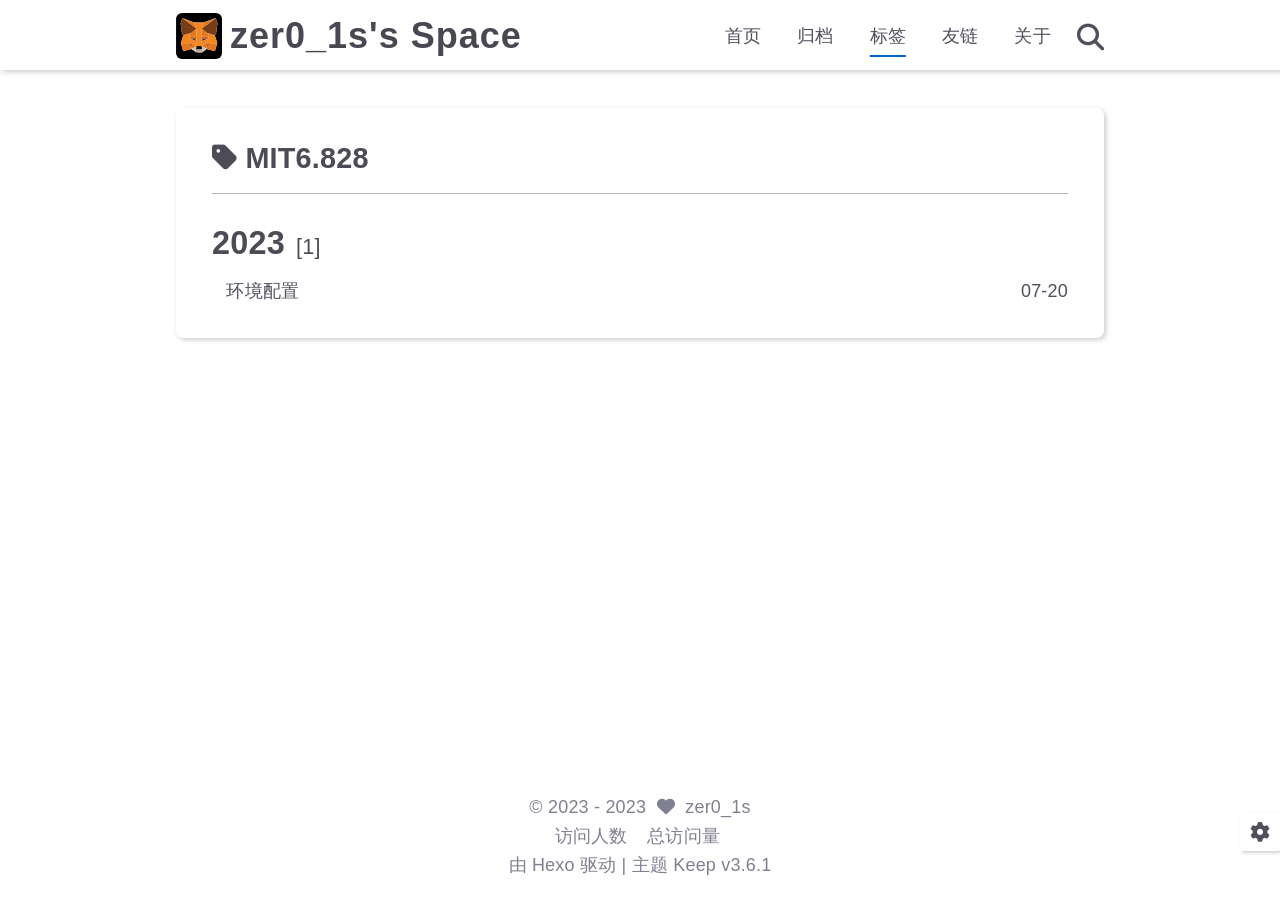
<file: tags/MIT6-828/index.html>
<!DOCTYPE html>
<html lang="zh-CN">
<head>
    <meta charset="utf-8">
    <meta name="viewport" content="width=device-width, initial-scale=1, maximum-scale=1">
    <meta name="keywords" content="Hexo Theme Keep">
    <meta name="description" content="zer0_1s的空间">
    <meta name="author" content="zer0_1s">
    
    <title>
        
            标签: MIT6.828 |
        
        zer0_1s&#39;s Space
    </title>
    
<link rel="stylesheet" href="/css/style.css">

    <link rel="shortcut icon" href="/images/logo.svg">
    
<link rel="stylesheet" href="/font/css/fontawesome.min.css">

    
<link rel="stylesheet" href="/font/css/regular.min.css">

    
<link rel="stylesheet" href="/font/css/solid.min.css">

    
<link rel="stylesheet" href="/font/css/brands.min.css">

    <script id="hexo-configurations">
    let KEEP = window.KEEP || {}
    KEEP.hexo_config = {"hostname":"zer01s.work","root":"/","language":"zh-CN","path":"search.json"}
    KEEP.theme_config = {"toc":{"enable":true,"number":true,"expand_all":false,"init_open":false},"style":{"primary_color":"#0066cc","logo":"/images/logo.svg","favicon":"/images/logo.svg","avatar":"/images/avatar.svg","font_size":"18px","font_family":null,"hover":{"shadow":false,"scale":false},"first_screen":{"enable":true,"header_transparent":false,"background_img":"/images/bg.svg","description":"Keep  exploring , Keep going.","font_color":null,"hitokoto":false},"scroll":{"progress_bar":false,"percent":false}},"local_search":{"enable":true,"preload":true},"code_copy":{},"code_block":{"tools":{"enable":true,"style":"mac"},"highlight_theme":"default"},"side_tools":{},"pjax":{"enable":false},"lazyload":{"enable":true},"comment":{"enable":true,"use":"valine","valine":{"appid":null,"appkey":null,"server_urls":null,"placeholder":null},"gitalk":{"github_id":null,"github_admins":null,"repository":null,"client_id":null,"client_secret":null,"proxy":null},"twikoo":{"env_id":null,"region":null,"version":"1.6.8"},"waline":{"server_url":null,"reaction":false,"version":2}},"post":{"author_label":{"enable":true,"auto":true,"custom_label_list":["Trainee","Engineer","Architect"]},"word_count":{"enable":true,"wordcount":true,"min2read":true},"img_align":"center","copyright_info":true},"version":"3.6.1"}
    KEEP.language_ago = {"second":"%s 秒前","minute":"%s 分钟前","hour":"%s 小时前","day":"%s 天前","week":"%s 周前","month":"%s 个月前","year":"%s 年前"}
    KEEP.language_code_block = {"copy":"复制代码","copied":"已复制","fold":"折叠代码块","folded":"已折叠"}
    KEEP.language_copy_copyright = {"copy":"复制版权信息","copied":"已复制","title":"原文标题","author":"原文作者","link":"原文链接"}
  </script>
<meta name="generator" content="Hexo 6.3.0"><link rel="alternate" href="/atom.xml" title="zer0_1s's Space" type="application/atom+xml">
</head>


<body>
<div class="progress-bar-container">
    

    
</div>


<main class="page-container">

    

    <div class="page-main-content">

        <div class="page-main-content-top">
            
<header class="header-wrapper">

    <div class="header-content">
        <div class="left">
            
                <a class="logo-image" href="/">
                    <img src="/images/logo.svg">
                </a>
            
            <a class="logo-title" href="/">
               zer0_1s&#39;s Space
            </a>
        </div>

        <div class="right">
            <div class="pc">
                <ul class="menu-list">
                    
                        <li class="menu-item">
                            <a class=""
                               href="/"
                            >
                                首页
                            </a>
                        </li>
                    
                        <li class="menu-item">
                            <a class=""
                               href="/archives"
                            >
                                归档
                            </a>
                        </li>
                    
                        <li class="menu-item">
                            <a class="active"
                               href="/tags"
                            >
                                标签
                            </a>
                        </li>
                    
                        <li class="menu-item">
                            <a class=""
                               href="/links"
                            >
                                友链
                            </a>
                        </li>
                    
                        <li class="menu-item">
                            <a class=""
                               href="/about"
                            >
                                关于
                            </a>
                        </li>
                    
                    
                        <li class="menu-item search search-popup-trigger">
                            <i class="fas fa-search"></i>
                        </li>
                    
                </ul>
            </div>
            <div class="mobile">
                
                    <div class="icon-item search search-popup-trigger"><i class="fas fa-search"></i></div>
                
                <div class="icon-item menu-bar">
                    <div class="menu-bar-middle"></div>
                </div>
            </div>
        </div>
    </div>

    <div class="header-drawer">
        <ul class="drawer-menu-list">
            
                <li class="drawer-menu-item flex-center">
                    <a class=""
                       href="/">首页</a>
                </li>
            
                <li class="drawer-menu-item flex-center">
                    <a class=""
                       href="/archives">归档</a>
                </li>
            
                <li class="drawer-menu-item flex-center">
                    <a class="active"
                       href="/tags">标签</a>
                </li>
            
                <li class="drawer-menu-item flex-center">
                    <a class=""
                       href="/links">友链</a>
                </li>
            
                <li class="drawer-menu-item flex-center">
                    <a class=""
                       href="/about">关于</a>
                </li>
            
        </ul>
    </div>

    <div class="window-mask"></div>

</header>


        </div>

        <div class="page-main-content-middle">

            <div class="main-content">

                
                    <div class="fade-in-down-animation">
    <div class="tag-container">
        <div class="tag-name"><i class="fas fa-tag"></i>&nbsp;MIT6.828
        </div>
        <div class="tag-post-list">
            
<div class="archive-list-container">
    
        <section class="archive-item">
            <div class="archive-item-header">
                <span class="archive-year">2023</span>
                <span class="archive-year-post-count">[1]</span>
            </div>
            <ul class="article-list">
                
                    <li class="article-item">
                        <a class="article-title"
                           href="/2023/07/20/%E7%8E%AF%E5%A2%83%E9%85%8D%E7%BD%AE/"
                        >环境配置</a>
                        <span class="article-date">07-20</span>
                    </li>
                
            </ul>
        </section>
    
</div>

        </div>
    </div>

    <div class="tag-paginator">
        <div class="paginator">
    

    
</div>

    </div>
</div>


                
            </div>

        </div>

        <div class="page-main-content-bottom">
            
<footer class="footer">
    <div class="info-container">
        <div class="copyright-info info-item">
            &copy;
            
                <span>2023</span> -
            
            2023
            
                &nbsp;<i class="fas fa-heart icon-animate"></i>
                &nbsp;<a href="/">zer0_1s</a>
            
        </div>
        
            <script async 
                    src="//busuanzi.ibruce.info/busuanzi/2.3/busuanzi.pure.mini.js"></script>
            <div class="website-count info-item">
                
                    访问人数&nbsp;<span id="busuanzi_value_site_uv"></span>&ensp;
                
                
                    总访问量&nbsp;<span id="busuanzi_value_site_pv"></span>
                
            </div>
        
        <div class="theme-info info-item">
            由 <a target="_blank" href="https://hexo.io">Hexo</a> 驱动&nbsp;|&nbsp;主题&nbsp;<a class="theme-version" target="_blank" href="https://github.com/XPoet/hexo-theme-keep">Keep v3.6.1</a>
        </div>
        
        
    </div>
</footer>

        </div>
    </div>

    

    <div class="right-bottom-side-tools">
        <div class="side-tools-container">
    <ul class="side-tools-list">
        <li class="tools-item tool-font-adjust-plus flex-center">
            <i class="fas fa-search-plus"></i>
        </li>

        <li class="tools-item tool-font-adjust-minus flex-center">
            <i class="fas fa-search-minus"></i>
        </li>

        <li class="tools-item tool-dark-light-toggle flex-center">
            <i class="fas fa-moon"></i>
        </li>

        <!-- rss -->
        
            <li class="tools-item rss flex-center">
                <a class="flex-center"
                   href="/atom.xml"
                   target="_blank"
                >
                    <i class="fas fa-rss"></i>
                </a>
            </li>
        

        
            <li class="tools-item tool-scroll-to-top flex-center">
                <i class="fas fa-arrow-up"></i>
            </li>
        

        <li class="tools-item tool-scroll-to-bottom flex-center">
            <i class="fas fa-arrow-down"></i>
        </li>
    </ul>

    <ul class="exposed-tools-list">
        <li class="tools-item tool-toggle-show flex-center">
            <i class="fas fa-cog fa-spin"></i>
        </li>
        
    </ul>
</div>

    </div>

    <div class="zoom-in-image-mask">
    <img class="zoom-in-image">
</div>


    
        <div class="search-pop-overlay">
    <div class="popup search-popup">
        <div class="search-header">
          <span class="search-input-field-pre">
            <i class="fas fa-keyboard"></i>
          </span>
            <div class="search-input-container">
                <input autocomplete="off"
                       autocorrect="off"
                       autocapitalize="off"
                       placeholder="搜索..."
                       spellcheck="false"
                       type="search"
                       class="search-input"
                >
            </div>
            <span class="close-popup-btn">
                <i class="fas fa-times"></i>
            </span>
        </div>
        <div id="search-result">
            <div id="no-result">
                <i class="fas fa-spinner fa-pulse fa-5x fa-fw"></i>
            </div>
        </div>
    </div>
</div>

    

</main>




<script src="/js/utils.js"></script>

<script src="/js/main.js"></script>

<script src="/js/header-shrink.js"></script>

<script src="/js/back2top.js"></script>

<script src="/js/dark-light-toggle.js"></script>





    
<script src="/js/local-search.js"></script>




    
<script src="/js/code-block.js"></script>




    
<script src="/js/lazyload.js"></script>



<div class="post-scripts">
    
</div>



</body>
</html>
</file>
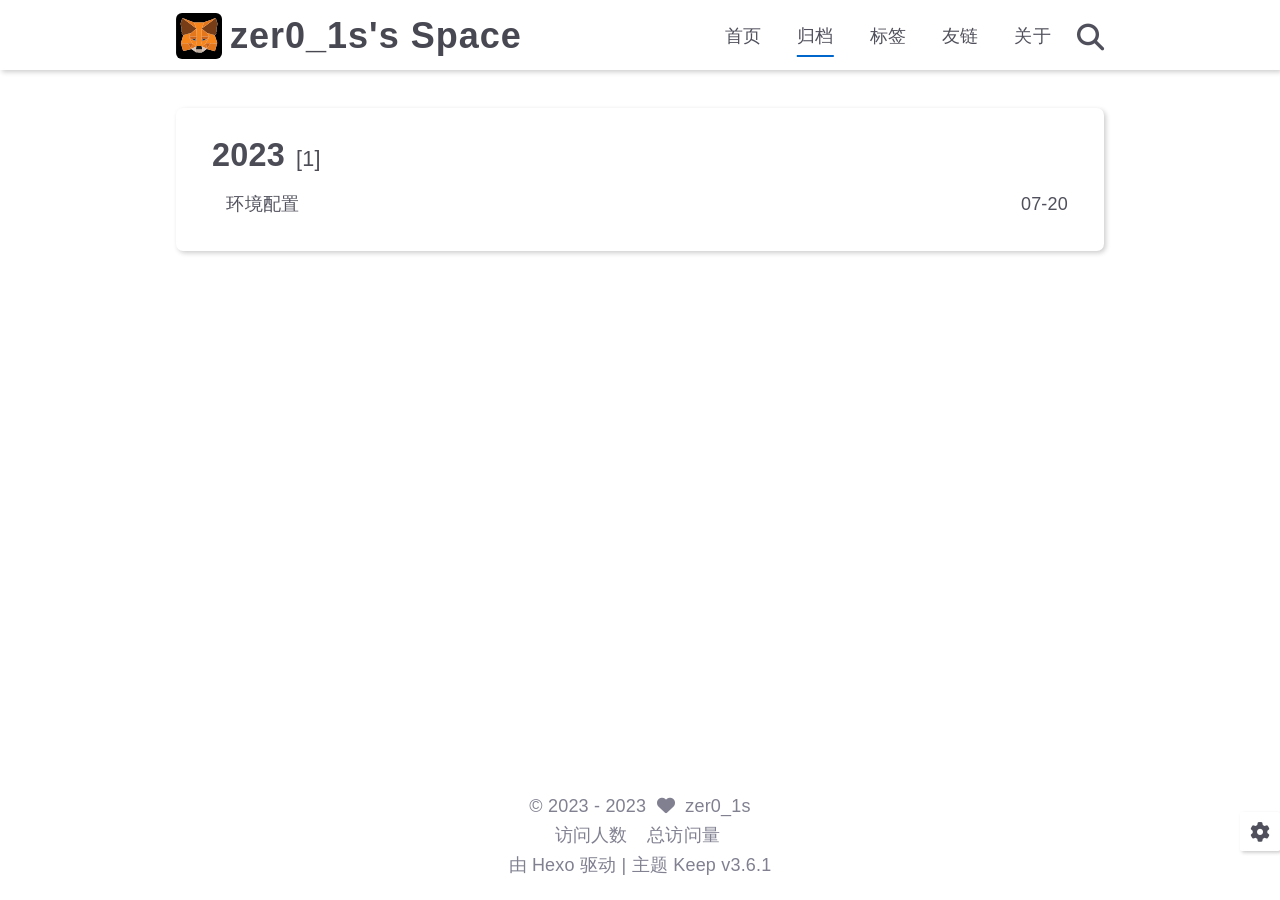
<file: archives/2023/07/index.html>
<!DOCTYPE html>
<html lang="zh-CN">
<head>
    <meta charset="utf-8">
    <meta name="viewport" content="width=device-width, initial-scale=1, maximum-scale=1">
    <meta name="keywords" content="Hexo Theme Keep">
    <meta name="description" content="zer0_1s的空间">
    <meta name="author" content="zer0_1s">
    
    <title>
        
            归档: 2023/7 |
        
        zer0_1s&#39;s Space
    </title>
    
<link rel="stylesheet" href="/css/style.css">

    <link rel="shortcut icon" href="/images/logo.svg">
    
<link rel="stylesheet" href="/font/css/fontawesome.min.css">

    
<link rel="stylesheet" href="/font/css/regular.min.css">

    
<link rel="stylesheet" href="/font/css/solid.min.css">

    
<link rel="stylesheet" href="/font/css/brands.min.css">

    <script id="hexo-configurations">
    let KEEP = window.KEEP || {}
    KEEP.hexo_config = {"hostname":"zer01s.work","root":"/","language":"zh-CN","path":"search.json"}
    KEEP.theme_config = {"toc":{"enable":true,"number":true,"expand_all":false,"init_open":false},"style":{"primary_color":"#0066cc","logo":"/images/logo.svg","favicon":"/images/logo.svg","avatar":"/images/avatar.svg","font_size":"18px","font_family":null,"hover":{"shadow":false,"scale":false},"first_screen":{"enable":true,"header_transparent":false,"background_img":"/images/bg.svg","description":"Keep  exploring , Keep going.","font_color":null,"hitokoto":false},"scroll":{"progress_bar":false,"percent":false}},"local_search":{"enable":true,"preload":true},"code_copy":{},"code_block":{"tools":{"enable":true,"style":"mac"},"highlight_theme":"default"},"side_tools":{},"pjax":{"enable":false},"lazyload":{"enable":true},"comment":{"enable":true,"use":"valine","valine":{"appid":null,"appkey":null,"server_urls":null,"placeholder":null},"gitalk":{"github_id":null,"github_admins":null,"repository":null,"client_id":null,"client_secret":null,"proxy":null},"twikoo":{"env_id":null,"region":null,"version":"1.6.8"},"waline":{"server_url":null,"reaction":false,"version":2}},"post":{"author_label":{"enable":true,"auto":true,"custom_label_list":["Trainee","Engineer","Architect"]},"word_count":{"enable":true,"wordcount":true,"min2read":true},"img_align":"center","copyright_info":true},"version":"3.6.1"}
    KEEP.language_ago = {"second":"%s 秒前","minute":"%s 分钟前","hour":"%s 小时前","day":"%s 天前","week":"%s 周前","month":"%s 个月前","year":"%s 年前"}
    KEEP.language_code_block = {"copy":"复制代码","copied":"已复制","fold":"折叠代码块","folded":"已折叠"}
    KEEP.language_copy_copyright = {"copy":"复制版权信息","copied":"已复制","title":"原文标题","author":"原文作者","link":"原文链接"}
  </script>
<meta name="generator" content="Hexo 6.3.0"><link rel="alternate" href="/atom.xml" title="zer0_1s's Space" type="application/atom+xml">
</head>


<body>
<div class="progress-bar-container">
    

    
</div>


<main class="page-container">

    

    <div class="page-main-content">

        <div class="page-main-content-top">
            
<header class="header-wrapper">

    <div class="header-content">
        <div class="left">
            
                <a class="logo-image" href="/">
                    <img src="/images/logo.svg">
                </a>
            
            <a class="logo-title" href="/">
               zer0_1s&#39;s Space
            </a>
        </div>

        <div class="right">
            <div class="pc">
                <ul class="menu-list">
                    
                        <li class="menu-item">
                            <a class=""
                               href="/"
                            >
                                首页
                            </a>
                        </li>
                    
                        <li class="menu-item">
                            <a class="active"
                               href="/archives"
                            >
                                归档
                            </a>
                        </li>
                    
                        <li class="menu-item">
                            <a class=""
                               href="/tags"
                            >
                                标签
                            </a>
                        </li>
                    
                        <li class="menu-item">
                            <a class=""
                               href="/links"
                            >
                                友链
                            </a>
                        </li>
                    
                        <li class="menu-item">
                            <a class=""
                               href="/about"
                            >
                                关于
                            </a>
                        </li>
                    
                    
                        <li class="menu-item search search-popup-trigger">
                            <i class="fas fa-search"></i>
                        </li>
                    
                </ul>
            </div>
            <div class="mobile">
                
                    <div class="icon-item search search-popup-trigger"><i class="fas fa-search"></i></div>
                
                <div class="icon-item menu-bar">
                    <div class="menu-bar-middle"></div>
                </div>
            </div>
        </div>
    </div>

    <div class="header-drawer">
        <ul class="drawer-menu-list">
            
                <li class="drawer-menu-item flex-center">
                    <a class=""
                       href="/">首页</a>
                </li>
            
                <li class="drawer-menu-item flex-center">
                    <a class="active"
                       href="/archives">归档</a>
                </li>
            
                <li class="drawer-menu-item flex-center">
                    <a class=""
                       href="/tags">标签</a>
                </li>
            
                <li class="drawer-menu-item flex-center">
                    <a class=""
                       href="/links">友链</a>
                </li>
            
                <li class="drawer-menu-item flex-center">
                    <a class=""
                       href="/about">关于</a>
                </li>
            
        </ul>
    </div>

    <div class="window-mask"></div>

</header>


        </div>

        <div class="page-main-content-middle">

            <div class="main-content">

                
                    <div class="fade-in-down-animation">
    <div class="archive-container ">
        
<div class="archive-list-container">
    
        <section class="archive-item">
            <div class="archive-item-header">
                <span class="archive-year">2023</span>
                <span class="archive-year-post-count">[1]</span>
            </div>
            <ul class="article-list">
                
                    <li class="article-item">
                        <a class="article-title"
                           href="/2023/07/20/%E7%8E%AF%E5%A2%83%E9%85%8D%E7%BD%AE/"
                        >环境配置</a>
                        <span class="article-date">07-20</span>
                    </li>
                
            </ul>
        </section>
    
</div>

    </div>
</div>

                
            </div>

        </div>

        <div class="page-main-content-bottom">
            
<footer class="footer">
    <div class="info-container">
        <div class="copyright-info info-item">
            &copy;
            
                <span>2023</span> -
            
            2023
            
                &nbsp;<i class="fas fa-heart icon-animate"></i>
                &nbsp;<a href="/">zer0_1s</a>
            
        </div>
        
            <script async 
                    src="//busuanzi.ibruce.info/busuanzi/2.3/busuanzi.pure.mini.js"></script>
            <div class="website-count info-item">
                
                    访问人数&nbsp;<span id="busuanzi_value_site_uv"></span>&ensp;
                
                
                    总访问量&nbsp;<span id="busuanzi_value_site_pv"></span>
                
            </div>
        
        <div class="theme-info info-item">
            由 <a target="_blank" href="https://hexo.io">Hexo</a> 驱动&nbsp;|&nbsp;主题&nbsp;<a class="theme-version" target="_blank" href="https://github.com/XPoet/hexo-theme-keep">Keep v3.6.1</a>
        </div>
        
        
    </div>
</footer>

        </div>
    </div>

    

    <div class="right-bottom-side-tools">
        <div class="side-tools-container">
    <ul class="side-tools-list">
        <li class="tools-item tool-font-adjust-plus flex-center">
            <i class="fas fa-search-plus"></i>
        </li>

        <li class="tools-item tool-font-adjust-minus flex-center">
            <i class="fas fa-search-minus"></i>
        </li>

        <li class="tools-item tool-dark-light-toggle flex-center">
            <i class="fas fa-moon"></i>
        </li>

        <!-- rss -->
        
            <li class="tools-item rss flex-center">
                <a class="flex-center"
                   href="/atom.xml"
                   target="_blank"
                >
                    <i class="fas fa-rss"></i>
                </a>
            </li>
        

        
            <li class="tools-item tool-scroll-to-top flex-center">
                <i class="fas fa-arrow-up"></i>
            </li>
        

        <li class="tools-item tool-scroll-to-bottom flex-center">
            <i class="fas fa-arrow-down"></i>
        </li>
    </ul>

    <ul class="exposed-tools-list">
        <li class="tools-item tool-toggle-show flex-center">
            <i class="fas fa-cog fa-spin"></i>
        </li>
        
    </ul>
</div>

    </div>

    <div class="zoom-in-image-mask">
    <img class="zoom-in-image">
</div>


    
        <div class="search-pop-overlay">
    <div class="popup search-popup">
        <div class="search-header">
          <span class="search-input-field-pre">
            <i class="fas fa-keyboard"></i>
          </span>
            <div class="search-input-container">
                <input autocomplete="off"
                       autocorrect="off"
                       autocapitalize="off"
                       placeholder="搜索..."
                       spellcheck="false"
                       type="search"
                       class="search-input"
                >
            </div>
            <span class="close-popup-btn">
                <i class="fas fa-times"></i>
            </span>
        </div>
        <div id="search-result">
            <div id="no-result">
                <i class="fas fa-spinner fa-pulse fa-5x fa-fw"></i>
            </div>
        </div>
    </div>
</div>

    

</main>




<script src="/js/utils.js"></script>

<script src="/js/main.js"></script>

<script src="/js/header-shrink.js"></script>

<script src="/js/back2top.js"></script>

<script src="/js/dark-light-toggle.js"></script>





    
<script src="/js/local-search.js"></script>




    
<script src="/js/code-block.js"></script>




    
<script src="/js/lazyload.js"></script>



<div class="post-scripts">
    
</div>



</body>
</html>
</file>
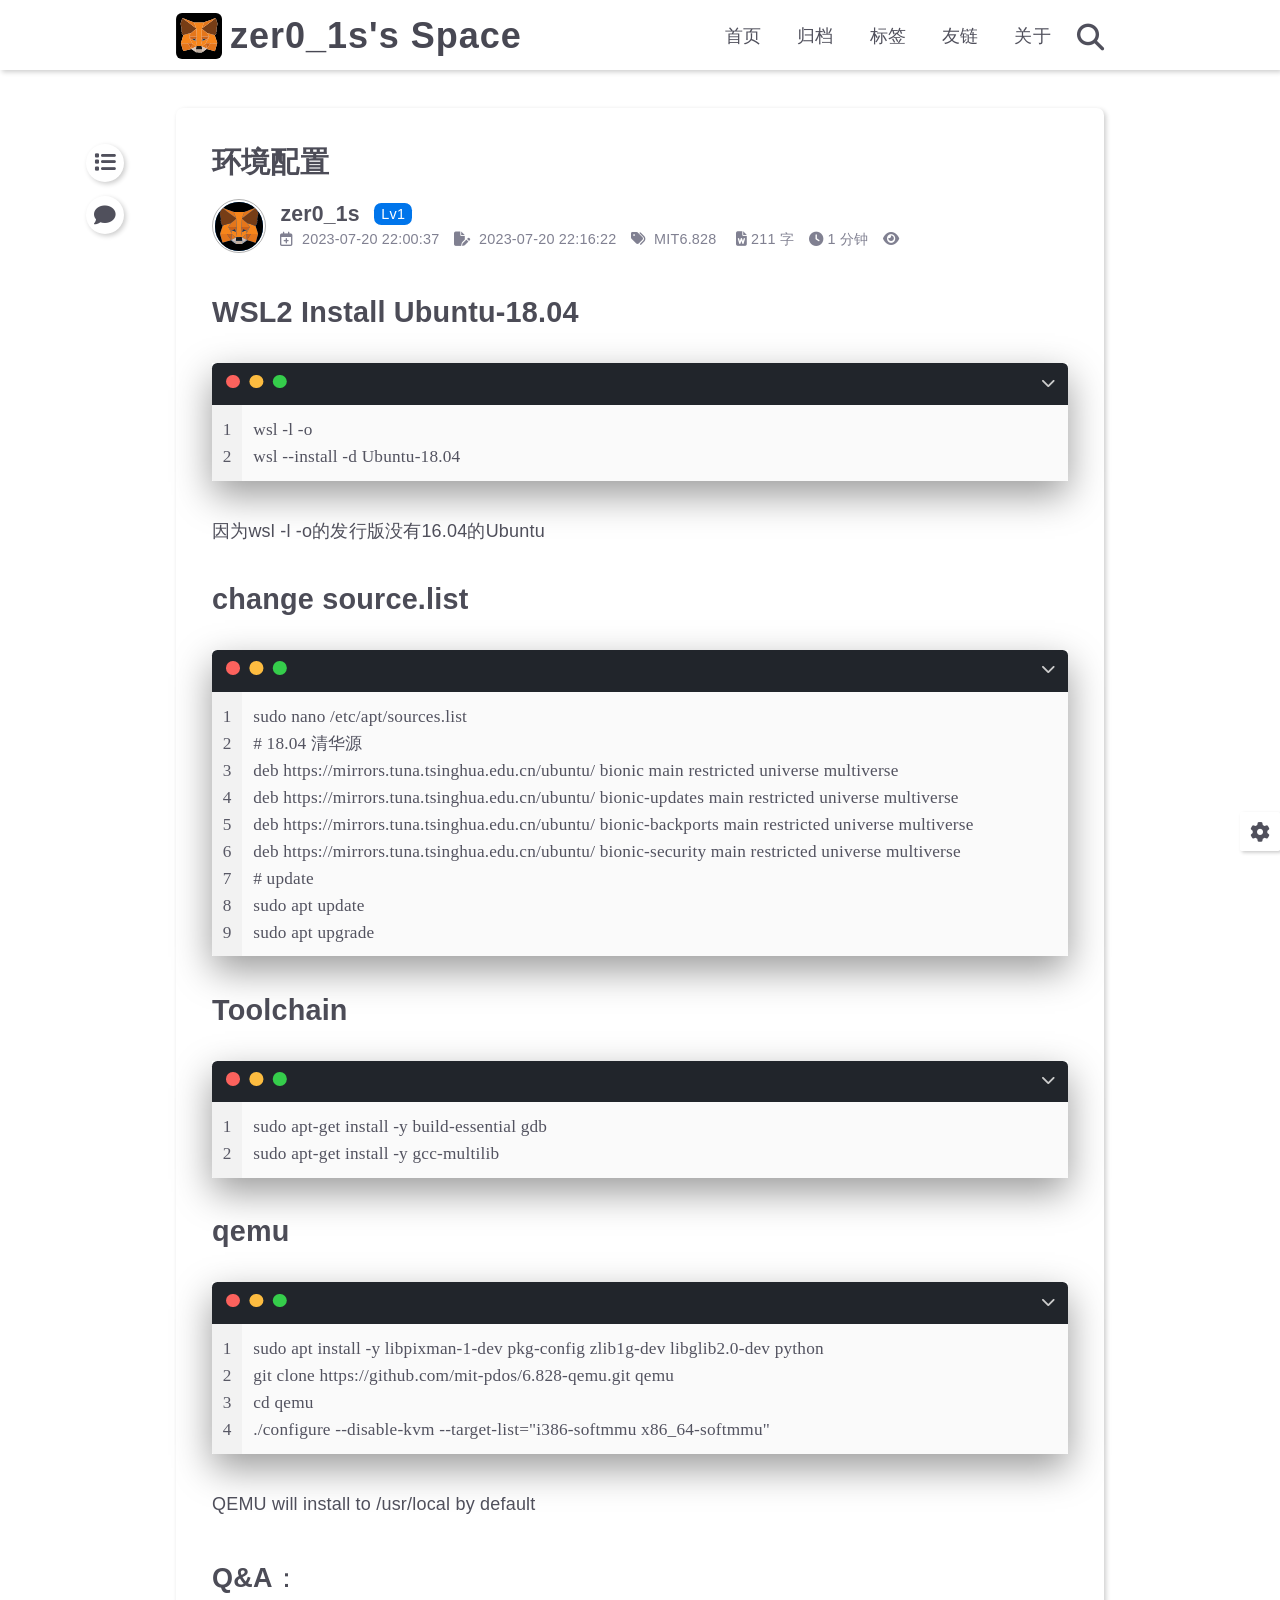
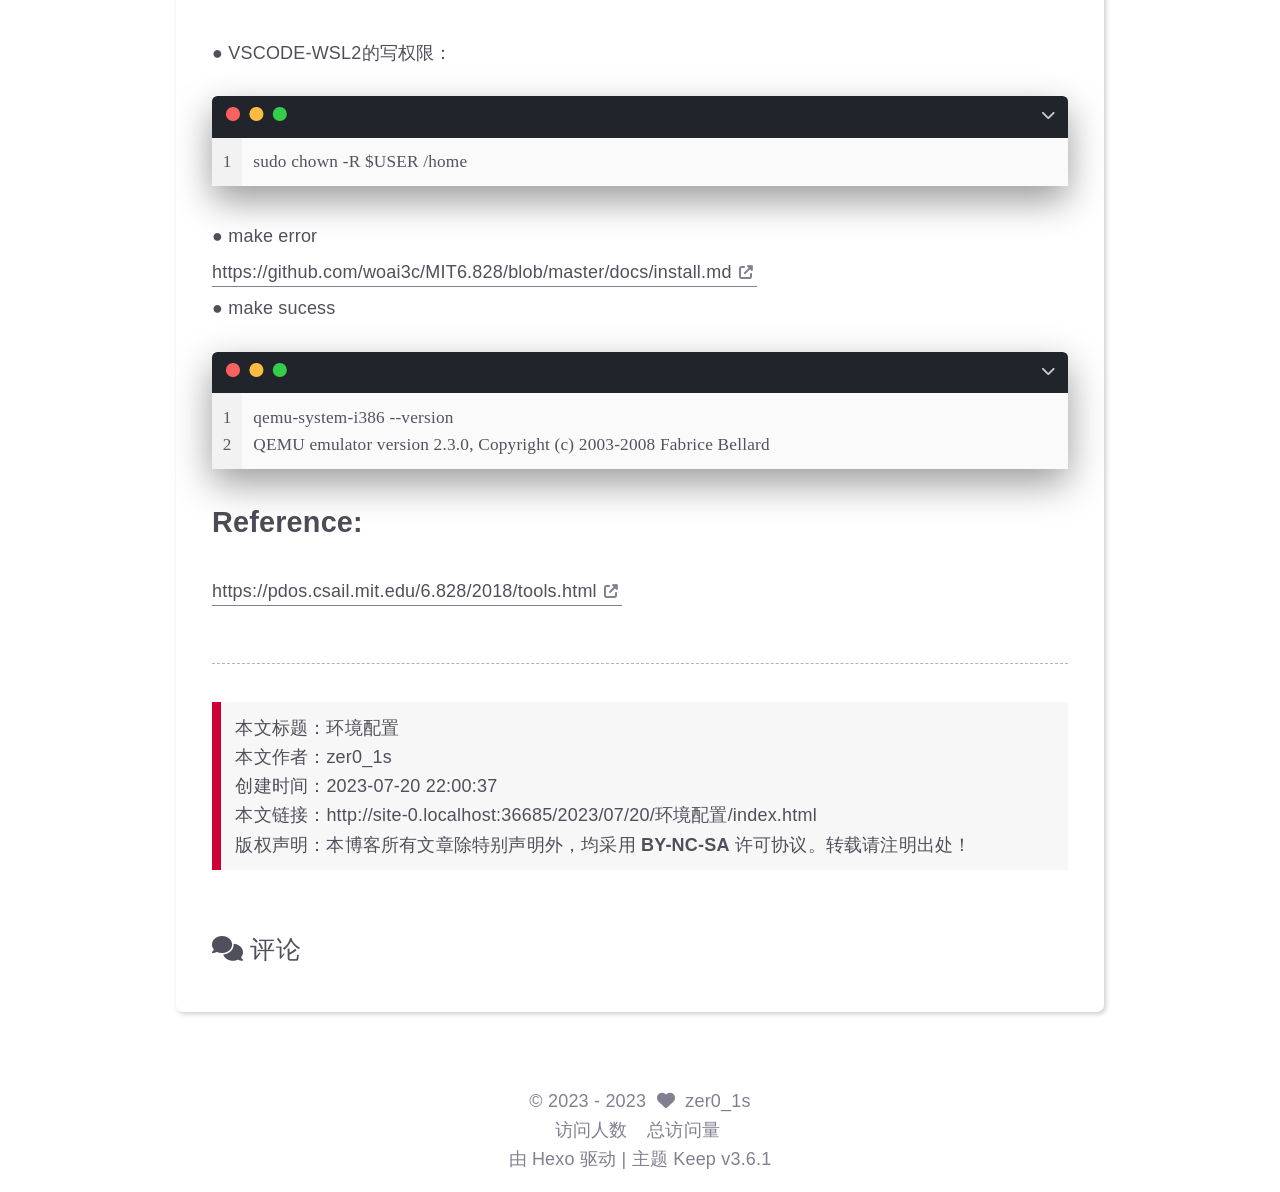
<file: 2023/07/20/环境配置/index.html>
<!DOCTYPE html>
<html lang="zh-CN">
<head>
    <meta charset="utf-8">
    <meta name="viewport" content="width=device-width, initial-scale=1, maximum-scale=1">
    <meta name="keywords" content="Hexo Theme Keep">
    <meta name="description" content="zer0_1s的空间">
    <meta name="author" content="zer0_1s">
    
    <title>
        
            环境配置 |
        
        zer0_1s&#39;s Space
    </title>
    
<link rel="stylesheet" href="/css/style.css">

    <link rel="shortcut icon" href="/images/logo.svg">
    
<link rel="stylesheet" href="/font/css/fontawesome.min.css">

    
<link rel="stylesheet" href="/font/css/regular.min.css">

    
<link rel="stylesheet" href="/font/css/solid.min.css">

    
<link rel="stylesheet" href="/font/css/brands.min.css">

    <script id="hexo-configurations">
    let KEEP = window.KEEP || {}
    KEEP.hexo_config = {"hostname":"zer01s.work","root":"/","language":"zh-CN","path":"search.json"}
    KEEP.theme_config = {"toc":{"enable":true,"number":true,"expand_all":false,"init_open":false},"style":{"primary_color":"#0066cc","logo":"/images/logo.svg","favicon":"/images/logo.svg","avatar":"/images/avatar.svg","font_size":"18px","font_family":null,"hover":{"shadow":false,"scale":false},"first_screen":{"enable":true,"header_transparent":false,"background_img":"/images/bg.svg","description":"Keep  exploring , Keep going.","font_color":null,"hitokoto":false},"scroll":{"progress_bar":false,"percent":false}},"local_search":{"enable":true,"preload":true},"code_copy":{},"code_block":{"tools":{"enable":true,"style":"mac"},"highlight_theme":"default"},"side_tools":{},"pjax":{"enable":false},"lazyload":{"enable":true},"comment":{"enable":true,"use":"valine","valine":{"appid":null,"appkey":null,"server_urls":null,"placeholder":null},"gitalk":{"github_id":null,"github_admins":null,"repository":null,"client_id":null,"client_secret":null,"proxy":null},"twikoo":{"env_id":null,"region":null,"version":"1.6.8"},"waline":{"server_url":null,"reaction":false,"version":2}},"post":{"author_label":{"enable":true,"auto":true,"custom_label_list":["Trainee","Engineer","Architect"]},"word_count":{"enable":true,"wordcount":true,"min2read":true},"img_align":"center","copyright_info":true},"version":"3.6.1"}
    KEEP.language_ago = {"second":"%s 秒前","minute":"%s 分钟前","hour":"%s 小时前","day":"%s 天前","week":"%s 周前","month":"%s 个月前","year":"%s 年前"}
    KEEP.language_code_block = {"copy":"复制代码","copied":"已复制","fold":"折叠代码块","folded":"已折叠"}
    KEEP.language_copy_copyright = {"copy":"复制版权信息","copied":"已复制","title":"原文标题","author":"原文作者","link":"原文链接"}
  </script>
<meta name="generator" content="Hexo 6.3.0"><link rel="alternate" href="/atom.xml" title="zer0_1s's Space" type="application/atom+xml">
</head>


<body>
<div class="progress-bar-container">
    

    
</div>


<main class="page-container">

    

    <div class="page-main-content">

        <div class="page-main-content-top">
            
<header class="header-wrapper">

    <div class="header-content">
        <div class="left">
            
                <a class="logo-image" href="/">
                    <img src="/images/logo.svg">
                </a>
            
            <a class="logo-title" href="/">
               zer0_1s&#39;s Space
            </a>
        </div>

        <div class="right">
            <div class="pc">
                <ul class="menu-list">
                    
                        <li class="menu-item">
                            <a class=""
                               href="/"
                            >
                                首页
                            </a>
                        </li>
                    
                        <li class="menu-item">
                            <a class=""
                               href="/archives"
                            >
                                归档
                            </a>
                        </li>
                    
                        <li class="menu-item">
                            <a class=""
                               href="/tags"
                            >
                                标签
                            </a>
                        </li>
                    
                        <li class="menu-item">
                            <a class=""
                               href="/links"
                            >
                                友链
                            </a>
                        </li>
                    
                        <li class="menu-item">
                            <a class=""
                               href="/about"
                            >
                                关于
                            </a>
                        </li>
                    
                    
                        <li class="menu-item search search-popup-trigger">
                            <i class="fas fa-search"></i>
                        </li>
                    
                </ul>
            </div>
            <div class="mobile">
                
                    <div class="icon-item search search-popup-trigger"><i class="fas fa-search"></i></div>
                
                <div class="icon-item menu-bar">
                    <div class="menu-bar-middle"></div>
                </div>
            </div>
        </div>
    </div>

    <div class="header-drawer">
        <ul class="drawer-menu-list">
            
                <li class="drawer-menu-item flex-center">
                    <a class=""
                       href="/">首页</a>
                </li>
            
                <li class="drawer-menu-item flex-center">
                    <a class=""
                       href="/archives">归档</a>
                </li>
            
                <li class="drawer-menu-item flex-center">
                    <a class=""
                       href="/tags">标签</a>
                </li>
            
                <li class="drawer-menu-item flex-center">
                    <a class=""
                       href="/links">友链</a>
                </li>
            
                <li class="drawer-menu-item flex-center">
                    <a class=""
                       href="/about">关于</a>
                </li>
            
        </ul>
    </div>

    <div class="window-mask"></div>

</header>


        </div>

        <div class="page-main-content-middle">

            <div class="main-content">

                
                    <div class="fade-in-down-animation">
    <div class="post-page-container">
        <div class="article-content-container">

            <div class="article-title">
                <span class="title-hover-animation">环境配置</span>
            </div>

            
                <div class="article-header">
                    <div class="avatar">
                        <img src="/images/avatar.svg">
                    </div>
                    <div class="info">
                        <div class="author">
                            <span class="name">zer0_1s</span>
                            
                                <span class="author-label">Lv1</span>
                            
                        </div>
                        <div class="meta-info">
                            
<div class="article-meta-info">
    <span class="article-date article-meta-item">
        
            <i class="fa-regular fa-calendar-plus"></i>&nbsp;
        
        <span class="pc">2023-07-20 22:00:37</span>
        <span class="mobile">2023-07-20 22:00</span>
    </span>
    
        <span class="article-update-date article-meta-item">
        <i class="fas fa-file-pen"></i>&nbsp;
        <span class="pc">2023-07-20 22:16:22</span>
    </span>
    
    
    
        <span class="article-tags article-meta-item">
            <i class="fas fa-tags"></i>&nbsp;
            <ul>
                
                    <li>
                        <a href="/tags/MIT6-828/">MIT6.828</a>&nbsp;
                    </li>
                
            </ul>
        </span>
    

    
    
        <span class="article-wordcount article-meta-item">
            <i class="fas fa-file-word"></i>&nbsp;<span>211 字</span>
        </span>
    
    
        <span class="article-min2read article-meta-item">
            <i class="fas fa-clock"></i>&nbsp;<span>1 分钟</span>
        </span>
    
    
        <span class="article-pv article-meta-item">
            <i class="fas fa-eye"></i>&nbsp;<span id="busuanzi_value_page_pv"></span>
        </span>
    
</div>

                        </div>
                    </div>
                </div>
            

            <div class="article-content keep-markdown-body">
                

                <h3 id="WSL2-Install-Ubuntu-18-04"><a href="#WSL2-Install-Ubuntu-18-04" class="headerlink" title="WSL2 Install Ubuntu-18.04"></a>WSL2 Install Ubuntu-18.04</h3><figure class="highlight plaintext"><table><tr><td class="gutter"><pre><span class="line">1</span><br><span class="line">2</span><br></pre></td><td class="code"><pre><span class="line">wsl -l -o</span><br><span class="line">wsl --install -d Ubuntu-18.04</span><br></pre></td></tr></table></figure>
<p>因为wsl -l -o的发行版没有16.04的Ubuntu</p>
<h3 id="change-source-list"><a href="#change-source-list" class="headerlink" title="change source.list"></a>change source.list</h3><figure class="highlight plaintext"><table><tr><td class="gutter"><pre><span class="line">1</span><br><span class="line">2</span><br><span class="line">3</span><br><span class="line">4</span><br><span class="line">5</span><br><span class="line">6</span><br><span class="line">7</span><br><span class="line">8</span><br><span class="line">9</span><br></pre></td><td class="code"><pre><span class="line">sudo nano /etc/apt/sources.list</span><br><span class="line"># 18.04 清华源</span><br><span class="line">deb https://mirrors.tuna.tsinghua.edu.cn/ubuntu/ bionic main restricted universe multiverse</span><br><span class="line">deb https://mirrors.tuna.tsinghua.edu.cn/ubuntu/ bionic-updates main restricted universe multiverse</span><br><span class="line">deb https://mirrors.tuna.tsinghua.edu.cn/ubuntu/ bionic-backports main restricted universe multiverse</span><br><span class="line">deb https://mirrors.tuna.tsinghua.edu.cn/ubuntu/ bionic-security main restricted universe multiverse</span><br><span class="line"># update</span><br><span class="line">sudo apt update</span><br><span class="line">sudo apt upgrade</span><br></pre></td></tr></table></figure>
<h3 id="Toolchain"><a href="#Toolchain" class="headerlink" title="Toolchain"></a>Toolchain</h3><figure class="highlight plaintext"><table><tr><td class="gutter"><pre><span class="line">1</span><br><span class="line">2</span><br></pre></td><td class="code"><pre><span class="line">sudo apt-get install -y build-essential gdb</span><br><span class="line">sudo apt-get install -y gcc-multilib</span><br></pre></td></tr></table></figure>
<h3 id="qemu"><a href="#qemu" class="headerlink" title="qemu"></a>qemu</h3><figure class="highlight plaintext"><table><tr><td class="gutter"><pre><span class="line">1</span><br><span class="line">2</span><br><span class="line">3</span><br><span class="line">4</span><br></pre></td><td class="code"><pre><span class="line">sudo apt install -y libpixman-1-dev pkg-config zlib1g-dev libglib2.0-dev python</span><br><span class="line">git clone https://github.com/mit-pdos/6.828-qemu.git qemu</span><br><span class="line">cd qemu</span><br><span class="line">./configure --disable-kvm --target-list=&quot;i386-softmmu x86_64-softmmu&quot;</span><br></pre></td></tr></table></figure>
<p>QEMU will install to &#x2F;usr&#x2F;local by default</p>
<h4 id="Q-amp-A："><a href="#Q-amp-A：" class="headerlink" title="Q&amp;A："></a>Q&amp;A：</h4><p>● VSCODE-WSL2的写权限：</p>
<figure class="highlight plaintext"><table><tr><td class="gutter"><pre><span class="line">1</span><br></pre></td><td class="code"><pre><span class="line">sudo chown -R $USER /home</span><br></pre></td></tr></table></figure>
<p>● make error<br><a class="link"   target="_blank" rel="noopener" href="https://github.com/woai3c/MIT6.828/blob/master/docs/install.md" >https://github.com/woai3c/MIT6.828/blob/master/docs/install.md<i class="fas fa-external-link-alt"></i></a><br>● make sucess</p>
<figure class="highlight plaintext"><table><tr><td class="gutter"><pre><span class="line">1</span><br><span class="line">2</span><br></pre></td><td class="code"><pre><span class="line">qemu-system-i386 --version</span><br><span class="line">QEMU emulator version 2.3.0, Copyright (c) 2003-2008 Fabrice Bellard</span><br></pre></td></tr></table></figure>
<h3 id="Reference"><a href="#Reference" class="headerlink" title="Reference:"></a>Reference:</h3><p><a class="link"   target="_blank" rel="noopener" href="https://pdos.csail.mit.edu/6.828/2018/tools.html" >https://pdos.csail.mit.edu/6.828/2018/tools.html<i class="fas fa-external-link-alt"></i></a></p>

            </div>

            
                <div class="post-copyright-info">
                    
<div class="article-copyright-info-container">
    <ul class="copyright-info-content">
        <li class="post-title">
            <span class="type">本文标题</span>：<span class="content">环境配置</span>
        </li>
        <li class="post-author">
            <span class="type">本文作者</span>：<span class="content">zer0_1s</span>
        </li>
        <li class="post-time">
            <span class="type">创建时间</span>：<span class="content">2023-07-20 22:00:37</span>
        </li>
        <li class="post-link">
            <span class="type">本文链接</span>：<span class="content">2023/07/20/环境配置/</span>
        </li>
        <li class="post-license">
            <span class="type">版权声明</span>：<span class="content">本博客所有文章除特别声明外，均采用 <a class="license" target="_blank" rel="noopener" href="https://creativecommons.org/licenses/by-nc-sa/4.0/deed.zh">BY-NC-SA</a> 许可协议。转载请注明出处！</span>
        </li>
    </ul>
    <div class="copy-copyright-info flex-center tooltip" data-content="复制版权信息" data-offset-y="-2px">
        <i class="fa-solid fa-copy"></i>
    </div>
</div>

                </div>
            

            
                <ul class="post-tags-box">
                    
                        <li class="tag-item">
                            <a href="/tags/MIT6-828/">#MIT6.828</a>&nbsp;
                        </li>
                    
                </ul>
            

            

            
                <div class="comment-container">
                    
<div class="comments-container">
    <div id="comments-anchor"></div>
    <div class="comment-area-title">
        <i class="fas fa-comments"></i>&nbsp;评论
    </div>
    
        
            



        
    
</div>

                </div>
            
        </div>

        
            <div class="toc-content-container">
                <div class="post-toc-wrap">
    <div class="post-toc">
        <ol class="nav"><li class="nav-item nav-level-3"><a class="nav-link" href="#WSL2-Install-Ubuntu-18-04"><span class="nav-number">1.</span> <span class="nav-text">WSL2 Install Ubuntu-18.04</span></a></li><li class="nav-item nav-level-3"><a class="nav-link" href="#change-source-list"><span class="nav-number">2.</span> <span class="nav-text">change source.list</span></a></li><li class="nav-item nav-level-3"><a class="nav-link" href="#Toolchain"><span class="nav-number">3.</span> <span class="nav-text">Toolchain</span></a></li><li class="nav-item nav-level-3"><a class="nav-link" href="#qemu"><span class="nav-number">4.</span> <span class="nav-text">qemu</span></a><ol class="nav-child"><li class="nav-item nav-level-4"><a class="nav-link" href="#Q-amp-A%EF%BC%9A"><span class="nav-number">4.1.</span> <span class="nav-text">Q&amp;A：</span></a></li></ol></li><li class="nav-item nav-level-3"><a class="nav-link" href="#Reference"><span class="nav-number">5.</span> <span class="nav-text">Reference:</span></a></li></ol>
    </div>
</div>

            </div>
        
    </div>
</div>


                
            </div>

        </div>

        <div class="page-main-content-bottom">
            
<footer class="footer">
    <div class="info-container">
        <div class="copyright-info info-item">
            &copy;
            
                <span>2023</span> -
            
            2023
            
                &nbsp;<i class="fas fa-heart icon-animate"></i>
                &nbsp;<a href="/">zer0_1s</a>
            
        </div>
        
            <script async 
                    src="//busuanzi.ibruce.info/busuanzi/2.3/busuanzi.pure.mini.js"></script>
            <div class="website-count info-item">
                
                    访问人数&nbsp;<span id="busuanzi_value_site_uv"></span>&ensp;
                
                
                    总访问量&nbsp;<span id="busuanzi_value_site_pv"></span>
                
            </div>
        
        <div class="theme-info info-item">
            由 <a target="_blank" href="https://hexo.io">Hexo</a> 驱动&nbsp;|&nbsp;主题&nbsp;<a class="theme-version" target="_blank" href="https://github.com/XPoet/hexo-theme-keep">Keep v3.6.1</a>
        </div>
        
        
    </div>
</footer>

        </div>
    </div>

    
        <div class="post-tools">
            <div class="post-tools-container">
    <ul class="tools-list">
        <!-- TOC aside toggle -->
        
            <li class="tools-item flex-center toggle-show-toc">
                <i class="fas fa-list"></i>
            </li>
        

        <!-- go comment -->
        
            <li class="tools-item flex-center go-to-comments">
                <i class="fas fa-comment"></i>
                <span class="post-comments-count"></span>
            </li>
        
    </ul>
</div>

        </div>
    

    <div class="right-bottom-side-tools">
        <div class="side-tools-container">
    <ul class="side-tools-list">
        <li class="tools-item tool-font-adjust-plus flex-center">
            <i class="fas fa-search-plus"></i>
        </li>

        <li class="tools-item tool-font-adjust-minus flex-center">
            <i class="fas fa-search-minus"></i>
        </li>

        <li class="tools-item tool-dark-light-toggle flex-center">
            <i class="fas fa-moon"></i>
        </li>

        <!-- rss -->
        
            <li class="tools-item rss flex-center">
                <a class="flex-center"
                   href="/atom.xml"
                   target="_blank"
                >
                    <i class="fas fa-rss"></i>
                </a>
            </li>
        

        
            <li class="tools-item tool-scroll-to-top flex-center">
                <i class="fas fa-arrow-up"></i>
            </li>
        

        <li class="tools-item tool-scroll-to-bottom flex-center">
            <i class="fas fa-arrow-down"></i>
        </li>
    </ul>

    <ul class="exposed-tools-list">
        <li class="tools-item tool-toggle-show flex-center">
            <i class="fas fa-cog fa-spin"></i>
        </li>
        
    </ul>
</div>

    </div>

    <div class="zoom-in-image-mask">
    <img class="zoom-in-image">
</div>


    
        <div class="search-pop-overlay">
    <div class="popup search-popup">
        <div class="search-header">
          <span class="search-input-field-pre">
            <i class="fas fa-keyboard"></i>
          </span>
            <div class="search-input-container">
                <input autocomplete="off"
                       autocorrect="off"
                       autocapitalize="off"
                       placeholder="搜索..."
                       spellcheck="false"
                       type="search"
                       class="search-input"
                >
            </div>
            <span class="close-popup-btn">
                <i class="fas fa-times"></i>
            </span>
        </div>
        <div id="search-result">
            <div id="no-result">
                <i class="fas fa-spinner fa-pulse fa-5x fa-fw"></i>
            </div>
        </div>
    </div>
</div>

    

</main>




<script src="/js/utils.js"></script>

<script src="/js/main.js"></script>

<script src="/js/header-shrink.js"></script>

<script src="/js/back2top.js"></script>

<script src="/js/dark-light-toggle.js"></script>





    
<script src="/js/local-search.js"></script>




    
<script src="/js/code-block.js"></script>




    
<script src="/js/lazyload.js"></script>



<div class="post-scripts">
    
        
<script src="/js/post-helper.js"></script>

        
            
<script src="/js/libs/anime.min.js"></script>

        
        
            
<script src="/js/toc.js"></script>

        
    
</div>



</body>
</html>
</file>
<file: css/style.css>
:root {
  --primary-color: #06c;
  --primary-color-light-1: #0075eb;
  --primary-color-light-2: #0a85ff;
  --primary-color-dark-1: #005cb8;
  --primary-color-dark-2: #0052a3;
  --background-color-1: #fff;
  --background-color-2: #f7f7f7;
  --background-color-3: #f0f0f0;
  --content-background-color: #fff;
  --text-color-1: #484853;
  --text-color-2: #4c4c57;
  --text-color-3: #50505c;
  --text-color-4: #808091;
  --text-color-5: #b7b7c0;
  --text-color-6: #ededef;
  --toc-text-color: #6f6f80;
  --badge-color: #f0f0f0;
  --badge-background-color: #9393a1;
  --border-color: #b3b3b3;
  --selection-color: #0075eb;
  --shadow-color: rgba(0,0,0,0.2);
  --shadow-hover-color: rgba(0,0,0,0.3);
  --scrollbar-color: #60606e;
  --scrollbar-background-color: #e6e6e6;
  --toc-scrollbar-color: rgba(80,80,92,0.1);
  --copyright-info-color: #c03;
  --avatar-background-color: #005cb8;
  --header-transparent-background-1: rgba(255,255,255,0.28);
  --header-transparent-background-2: rgba(255,255,255,0.4);
  --pjax-progress-bar-color: linear-gradient(45deg, #f10006, #ef5b00, #e59c01, #19ca05, #00cab5, #0264c8, #c303c3);
  --article-aging-tips-color: #b78d0f;
  --article-aging-tips-background-color: rgba(183,141,15,0.1);
  --article-aging-tips-border-color: rgba(183,141,15,0.6);
}
@media (prefers-color-scheme: light) {
  :root {
    --primary-color: #06c;
    --primary-color-light-1: #0075eb;
    --primary-color-light-2: #0a85ff;
    --primary-color-dark-1: #005cb8;
    --primary-color-dark-2: #0052a3;
    --background-color-1: #fff;
    --background-color-2: #f7f7f7;
    --background-color-3: #f0f0f0;
    --content-background-color: #fff;
    --text-color-1: #484853;
    --text-color-2: #4c4c57;
    --text-color-3: #50505c;
    --text-color-4: #808091;
    --text-color-5: #b7b7c0;
    --text-color-6: #ededef;
    --toc-text-color: #6f6f80;
    --badge-color: #f0f0f0;
    --badge-background-color: #9393a1;
    --border-color: #b3b3b3;
    --selection-color: #0075eb;
    --shadow-color: rgba(0,0,0,0.2);
    --shadow-hover-color: rgba(0,0,0,0.3);
    --scrollbar-color: #60606e;
    --scrollbar-background-color: #e6e6e6;
    --toc-scrollbar-color: rgba(80,80,92,0.1);
    --copyright-info-color: #c03;
    --avatar-background-color: #005cb8;
    --header-transparent-background-1: rgba(255,255,255,0.28);
    --header-transparent-background-2: rgba(255,255,255,0.4);
    --pjax-progress-bar-color: linear-gradient(45deg, #f10006, #ef5b00, #e59c01, #19ca05, #00cab5, #0264c8, #c303c3);
    --article-aging-tips-color: #b78d0f;
    --article-aging-tips-background-color: rgba(183,141,15,0.1);
    --article-aging-tips-border-color: rgba(183,141,15,0.6);
  }
}
@media (prefers-color-scheme: dark) {
  :root {
    --primary-color: #06c;
    --primary-color-light-1: #0075eb;
    --primary-color-light-2: #0a85ff;
    --primary-color-dark-1: #005cb8;
    --primary-color-dark-2: #0052a3;
    --background-color-1: #383940;
    --background-color-2: #3d3f46;
    --background-color-3: #43444c;
    --content-background-color: #37383f;
    --text-color-1: #c5c5cc;
    --text-color-2: #c1c1c9;
    --text-color-3: #bebec6;
    --text-color-4: #9595a2;
    --text-color-5: #5b5b67;
    --text-color-6: #36363e;
    --toc-text-color: #9f9fab;
    --badge-color: #4a4c55;
    --badge-background-color: #d8d8dd;
    --border-color: #6f717e;
    --selection-color: #005ebc;
    --shadow-color: rgba(128,128,128,0.2);
    --shadow-hover-color: rgba(128,128,128,0.28);
    --scrollbar-color: #32333a;
    --scrollbar-background-color: #5c5e6a;
    --toc-scrollbar-color: rgba(190,190,198,0.1);
    --copyright-info-color: #a30029;
    --avatar-background-color: #004a93;
    --header-transparent-background-1: rgba(56,57,64,0.28);
    --header-transparent-background-2: rgba(56,57,64,0.4);
    --pjax-progress-bar-color: linear-gradient(45deg, #ea404a, #ea722f, #e9a71f, #67e559, #18ecec, #1b85f1, #ee1dee);
    --article-aging-tips-color: #ecc34d;
    --article-aging-tips-background-color: rgba(236,195,77,0.1);
    --article-aging-tips-border-color: rgba(236,195,77,0.6);
  }
}
.light-mode {
  --primary-color: #06c;
  --primary-color-light-1: #0075eb;
  --primary-color-light-2: #0a85ff;
  --primary-color-dark-1: #005cb8;
  --primary-color-dark-2: #0052a3;
  --background-color-1: #fff;
  --background-color-2: #f7f7f7;
  --background-color-3: #f0f0f0;
  --content-background-color: #fff;
  --text-color-1: #484853;
  --text-color-2: #4c4c57;
  --text-color-3: #50505c;
  --text-color-4: #808091;
  --text-color-5: #b7b7c0;
  --text-color-6: #ededef;
  --toc-text-color: #6f6f80;
  --badge-color: #f0f0f0;
  --badge-background-color: #9393a1;
  --border-color: #b3b3b3;
  --selection-color: #0075eb;
  --shadow-color: rgba(0,0,0,0.2);
  --shadow-hover-color: rgba(0,0,0,0.3);
  --scrollbar-color: #60606e;
  --scrollbar-background-color: #e6e6e6;
  --toc-scrollbar-color: rgba(80,80,92,0.1);
  --copyright-info-color: #c03;
  --avatar-background-color: #005cb8;
  --header-transparent-background-1: rgba(255,255,255,0.28);
  --header-transparent-background-2: rgba(255,255,255,0.4);
  --pjax-progress-bar-color: linear-gradient(45deg, #f10006, #ef5b00, #e59c01, #19ca05, #00cab5, #0264c8, #c303c3);
  --article-aging-tips-color: #b78d0f;
  --article-aging-tips-background-color: rgba(183,141,15,0.1);
  --article-aging-tips-border-color: rgba(183,141,15,0.6);
}
.dark-mode {
  --primary-color: #06c;
  --primary-color-light-1: #0075eb;
  --primary-color-light-2: #0a85ff;
  --primary-color-dark-1: #005cb8;
  --primary-color-dark-2: #0052a3;
  --background-color-1: #383940;
  --background-color-2: #3d3f46;
  --background-color-3: #43444c;
  --content-background-color: #37383f;
  --text-color-1: #c5c5cc;
  --text-color-2: #c1c1c9;
  --text-color-3: #bebec6;
  --text-color-4: #9595a2;
  --text-color-5: #5b5b67;
  --text-color-6: #36363e;
  --toc-text-color: #9f9fab;
  --badge-color: #4a4c55;
  --badge-background-color: #d8d8dd;
  --border-color: #6f717e;
  --selection-color: #005ebc;
  --shadow-color: rgba(128,128,128,0.2);
  --shadow-hover-color: rgba(128,128,128,0.28);
  --scrollbar-color: #32333a;
  --scrollbar-background-color: #5c5e6a;
  --toc-scrollbar-color: rgba(190,190,198,0.1);
  --copyright-info-color: #a30029;
  --avatar-background-color: #004a93;
  --header-transparent-background-1: rgba(56,57,64,0.28);
  --header-transparent-background-2: rgba(56,57,64,0.4);
  --pjax-progress-bar-color: linear-gradient(45deg, #ea404a, #ea722f, #e9a71f, #67e559, #18ecec, #1b85f1, #ee1dee);
  --article-aging-tips-color: #ecc34d;
  --article-aging-tips-background-color: rgba(236,195,77,0.1);
  --article-aging-tips-border-color: rgba(236,195,77,0.6);
}
.fade-in-down-animation {
  animation-name: fade-in-down;
  animation-duration: 1s;
  animation-fill-mode: both;
}
.title-hover-animation {
  position: relative;
  display: inline-block;
  color: var(--text-color-2);
  line-height: 1.3;
  vertical-align: top;
  border-bottom: none;
}
.title-hover-animation::before {
  position: absolute;
  bottom: -4px;
  left: 0;
  width: 100%;
  height: 2px;
  background-color: var(--text-color-2);
  transform: scaleX(0);
  visibility: hidden;
  content: "";
  transition-delay: 0s, 0s, 0s, 0s, 0s, 0s;
  transition-timing-function: ease, ease, ease, ease, ease-in-out, ease-in-out;
  transition-duration: 0.2s, 0.2s, 0.2s, 0.2s, 0.2s, 0.2s;
  transition-property: color, background, box-shadow, border-color, visibility, transform;
}
.title-hover-animation:hover::before {
  transform: scaleX(1);
  visibility: visible;
}
@-moz-keyframes fade-in-down {
  0% {
    transform: translateY(-50px);
    opacity: 0;
  }
  100% {
    transform: translateY(0);
    opacity: 1;
  }
}
@-webkit-keyframes fade-in-down {
  0% {
    transform: translateY(-50px);
    opacity: 0;
  }
  100% {
    transform: translateY(0);
    opacity: 1;
  }
}
@-o-keyframes fade-in-down {
  0% {
    transform: translateY(-50px);
    opacity: 0;
  }
  100% {
    transform: translateY(0);
    opacity: 1;
  }
}
@keyframes fade-in-down {
  0% {
    transform: translateY(-50px);
    opacity: 0;
  }
  100% {
    transform: translateY(0);
    opacity: 1;
  }
}
@-moz-keyframes icon-animate {
  0%, 100% {
    transform: scale(1);
  }
  10%, 30% {
    transform: scale(0.88);
  }
  20%, 40%, 60%, 80% {
    transform: scale(1.08);
  }
  50%, 70% {
    transform: scale(1.08);
  }
}
@-webkit-keyframes icon-animate {
  0%, 100% {
    transform: scale(1);
  }
  10%, 30% {
    transform: scale(0.88);
  }
  20%, 40%, 60%, 80% {
    transform: scale(1.08);
  }
  50%, 70% {
    transform: scale(1.08);
  }
}
@-o-keyframes icon-animate {
  0%, 100% {
    transform: scale(1);
  }
  10%, 30% {
    transform: scale(0.88);
  }
  20%, 40%, 60%, 80% {
    transform: scale(1.08);
  }
  50%, 70% {
    transform: scale(1.08);
  }
}
@keyframes icon-animate {
  0%, 100% {
    transform: scale(1);
  }
  10%, 30% {
    transform: scale(0.88);
  }
  20%, 40%, 60%, 80% {
    transform: scale(1.08);
  }
  50%, 70% {
    transform: scale(1.08);
  }
}
@-moz-keyframes img-loading-animation {
  to {
    transform: rotate(1turn);
  }
}
@-webkit-keyframes img-loading-animation {
  to {
    transform: rotate(1turn);
  }
}
@-o-keyframes img-loading-animation {
  to {
    transform: rotate(1turn);
  }
}
@keyframes img-loading-animation {
  to {
    transform: rotate(1turn);
  }
}
* {
  transition-delay: 0s, 0s, 0s, 0s;
  transition-timing-function: ease, ease, ease, ease;
  transition-duration: 0.2s, 0.2s, 0.2s, 0.2s;
  transition-property: color, background, box-shadow, border-color;
}
*::-webkit-scrollbar {
  width: 0.4rem;
  height: 0.4rem;
  transition: all 0.2s ease;
}
*::-webkit-scrollbar-thumb {
  background: var(--scrollbar-color);
  border-radius: 0.1rem;
}
*::-webkit-scrollbar-track {
  background: var(--scrollbar-background-color);
}
html,
body {
  position: relative;
  width: 100%;
  height: 100%;
  margin: 0;
  padding: 0;
  color: var(--text-color-3);
  font-weight: 400;
  font-size: 18px;
  font-family: Optima-Regular, Optima, PingFang SC, Microsoft YaHei, sans-serif;
  line-height: 22px;
  letter-spacing: 0.2px;
  background: var(--background-color-1);
}
html::-webkit-scrollbar,
body::-webkit-scrollbar {
  width: 0.6rem;
  height: 0.6rem;
}
@media (max-width: 800px) {
  html::-webkit-scrollbar,
  body::-webkit-scrollbar {
    width: 0.5rem;
    height: 0.5rem;
  }
}
@media (max-width: 500px) {
  html::-webkit-scrollbar,
  body::-webkit-scrollbar {
    width: 0.4rem;
    height: 0.4rem;
  }
}
@media (max-width: 800px) {
  html,
  body {
    font-size: 17.28px;
    line-height: 21.119999999999997px;
  }
}
@media (max-width: 500px) {
  html,
  body {
    font-size: 16.2px;
    line-height: 19.8px;
  }
}
::selection {
  color: #fff;
  background: var(--selection-color);
}
ul,
ol,
li {
  margin: 0;
  padding: 0;
  list-style: none;
}
a {
  color: var(--text-color-3);
  text-decoration: none;
}
a i,
a span {
  color: var(--text-color-3);
}
a:hover,
a:active {
  color: var(--primary-color);
  text-decoration: none !important;
}
a:hover i,
a:active i,
a:hover span,
a:active span {
  color: var(--primary-color);
}
img[lazyload] {
  position: relative;
  box-sizing: border-box;
  width: 8rem;
  height: 8rem;
  box-shadow: none !important;
  cursor: not-allowed;
  pointer-events: none;
}
img[lazyload]::before {
  position: absolute;
  top: 0;
  left: 0;
  display: block;
  width: 100%;
  height: 100%;
  background: var(--background-color-1);
  content: '';
  transition-delay: 0s, 0s, 0s, 0s, 0s;
  transition-timing-function: ease, ease, ease, ease, ease;
  transition-duration: 0.2s, 0.2s, 0.2s, 0.2s, 0.2s;
  transition-property: color, background, box-shadow, border-color, background;
}
img[lazyload]::after {
  position: absolute;
  top: 0;
  right: 0;
  bottom: 0;
  left: 0;
  display: block;
  width: 2rem;
  height: 2rem;
  margin: auto;
  border: 2px solid var(--text-color-6);
  border-top-color: var(--selection-color);
  border-left-color: var(--selection-color);
  border-radius: 50%;
  animation: img-loading-animation 750ms infinite linear;
  content: '';
  transition-delay: 0s, 0s, 0s, 0s, 0s;
  transition-timing-function: ease, ease, ease, ease, ease;
  transition-duration: 0.2s, 0.2s, 0.2s, 0.2s, 0.2s;
  transition-property: color, background, box-shadow, border-color, border;
}
button {
  margin: 0;
  padding: 0;
  background: transparent;
  border: 0;
  outline: none;
  cursor: pointer;
}
.btn {
  position: relative;
  display: inline-block;
  padding: 0.4rem 1rem;
  white-space: nowrap;
  text-align: center;
  background: var(--background-color-1);
  border-radius: 5px;
  cursor: pointer;
  box-shadow: 2px 2px 5px var(--shadow-color);
  transition-delay: 0s, 0s, 0s, 0s, 0s;
  transition-timing-function: ease, ease, ease, ease, linear;
  transition-duration: 0.2s, 0.2s, 0.2s, 0.2s, 0.2s;
  transition-property: color, background, box-shadow, border-color, transform;
}
.btn:hover {
  color: var(--background-color-1);
  background: var(--primary-color);
}
.flex-center {
  display: flex;
  align-items: center;
  justify-content: center;
}
.clear::after {
  display: block;
  clear: both;
  height: 0;
  overflow: hidden;
  visibility: hidden;
  content: '';
}
.tooltip {
  position: relative;
  box-sizing: border-box;
}
.tooltip:hover .tooltip-content {
  display: inline-block;
}
.tooltip.show-img .tooltip-content {
  display: none !important;
}
.tooltip .tooltip-content {
  position: absolute;
  top: -0.4rem;
  left: 50%;
  z-index: 1009;
  display: none;
  box-sizing: border-box;
  padding: 0.2rem 0.6rem;
  color: var(--text-color-6);
  font-size: 0.8rem;
  letter-spacing: 0.8px;
  white-space: nowrap;
  background: var(--text-color-1);
  border-radius: 0.3rem;
  transform: translateX(-50%) translateY(-100%);
  transition-delay: 0s, 0s, 0s, 0s, 0s;
  transition-timing-function: ease, ease, ease, ease, ease;
  transition-duration: 0.2s, 0.2s, 0.2s, 0.2s, 0.2s;
  transition-property: color, background, box-shadow, border-color, display;
  -moz-user-select: none;
  -ms-user-select: none;
  -webkit-user-select: none;
  user-select: none;
}
.tooltip-img {
  position: relative;
  box-sizing: border-box;
}
.tooltip-img.show-img .tooltip-img-box {
  display: flex;
}
.tooltip-img .tooltip-img-box {
  position: absolute;
  top: -0.4rem;
  left: 50%;
  z-index: 1008;
  display: none;
  align-items: center;
  justify-content: center;
  box-sizing: border-box;
  min-height: 6rem;
  background: var(--text-color-6);
  border: 0.2rem solid var(--text-color-3);
  border-radius: 0.3rem;
  transform: translateX(-50%) translateY(-100%);
  transition-delay: 0s, 0s, 0s, 0s, 0s;
  transition-timing-function: ease, ease, ease, ease, ease;
  transition-duration: 0.2s, 0.2s, 0.2s, 0.2s, 0.2s;
  transition-property: color, background, box-shadow, border-color, display;
  -moz-user-select: none;
  -ms-user-select: none;
  -webkit-user-select: none;
  user-select: none;
}
.tooltip-img .tooltip-img-box img {
  display: block;
  max-height: 10rem;
}
.keep-markdown-body {
  font-size: 1rem;
}
.keep-markdown-body blockquote {
  box-sizing: border-box;
  margin: 1.4rem 0;
  color: var(--text-color-3);
  background: var(--background-color-2);
  border-left: 0.4rem solid var(--text-color-4);
}
.keep-markdown-body blockquote p,
.keep-markdown-body blockquote ul,
.keep-markdown-body blockquote ol {
  padding: 0.4rem 0.4rem 0.4rem 0.8rem;
}
.keep-markdown-body p {
  color: var(--text-color-3);
  line-height: 2;
}
.keep-markdown-body a {
  position: relative;
  box-sizing: border-box;
  padding-bottom: 0.2rem;
  text-decoration: none;
  overflow-wrap: break-word;
  border-bottom: 0.1rem solid var(--text-color-4);
  outline: 0;
  cursor: pointer;
}
.keep-markdown-body a .fas,
.keep-markdown-body a .far,
.keep-markdown-body a .fab {
  position: relative;
  margin: 0 0.2rem 0 0.4rem;
  color: var(--text-color-4);
  font-size: 0.88rem;
}
.keep-markdown-body a:hover {
  text-decoration: underline;
}
.keep-markdown-body a:hover::after {
  background: var(--primary-color);
}
.keep-markdown-body strong {
  color: var(--text-color-3);
}
.keep-markdown-body em {
  color: var(--text-color-3);
}
.keep-markdown-body ul li,
.keep-markdown-body ol li {
  margin-left: 1rem;
  line-height: 2rem;
}
.keep-markdown-body ul li {
  list-style: disc;
}
.keep-markdown-body ul li ul li {
  list-style: circle;
}
.keep-markdown-body ul li ul li ul li {
  list-style: square;
}
.keep-markdown-body ol li {
  list-style: decimal;
}
.keep-markdown-body ol li ol li {
  list-style: upper-alpha;
}
.keep-markdown-body ol li ol li ol li {
  list-style: upper-roman;
}
.keep-markdown-body li {
  color: var(--text-color-3);
}
.keep-markdown-body h1,
.keep-markdown-body h2,
.keep-markdown-body h3,
.keep-markdown-body h4,
.keep-markdown-body h5,
.keep-markdown-body h6 {
  color: var(--text-color-2);
  line-height: 1.5;
}
@media (max-width: 800px) {
  .keep-markdown-body h1,
  .keep-markdown-body h2,
  .keep-markdown-body h3,
  .keep-markdown-body h4,
  .keep-markdown-body h5,
  .keep-markdown-body h6 {
    line-height: 1.25;
  }
}
.keep-markdown-body h1 {
  font-weight: 600;
  font-size: 1.8rem;
}
@media (max-width: 800px) {
  .keep-markdown-body h1 {
    font-size: 1.7rem;
  }
}
.keep-markdown-body h2 {
  font-weight: 600;
  font-size: 1.7rem;
}
@media (max-width: 800px) {
  .keep-markdown-body h2 {
    font-size: 1.6rem;
  }
}
.keep-markdown-body h3 {
  font-weight: 550;
  font-size: 1.6rem;
}
@media (max-width: 800px) {
  .keep-markdown-body h3 {
    font-size: 1.5rem;
  }
}
.keep-markdown-body h4 {
  font-weight: 550;
  font-size: 1.5rem;
}
@media (max-width: 800px) {
  .keep-markdown-body h4 {
    font-size: 1.4rem;
  }
}
.keep-markdown-body h5 {
  font-weight: 500;
  font-size: 1.28rem;
}
@media (max-width: 800px) {
  .keep-markdown-body h5 {
    font-size: 1.18rem;
  }
}
.keep-markdown-body h6 {
  font-weight: 500;
  font-size: 1.2rem;
  line-height: 1.2;
}
@media (max-width: 800px) {
  .keep-markdown-body h6 {
    font-size: 1.1rem;
    line-height: 1.1;
  }
}
.keep-markdown-body img {
  position: relative;
  display: block;
  box-sizing: border-box;
  max-width: 100%;
  box-shadow: 0 0 0.2rem var(--shadow-color);
  cursor: zoom-in;
  opacity: 1;
  margin: 0.8rem auto 0.2rem;
}
.keep-markdown-body img.hide {
  opacity: 0;
}
.keep-markdown-body img[lazyload] {
  margin: 0.8rem auto 0.2rem;
}
.keep-markdown-body > table {
  width: 100%;
  overflow: auto;
  border-collapse: collapse;
  border-spacing: 0;
}
@media (max-width: 500px) {
  .keep-markdown-body > table {
    table-layout: fixed;
  }
}
.keep-markdown-body > table td,
.keep-markdown-body > table th {
  padding: 0;
}
.keep-markdown-body > table th {
  font-weight: 600;
}
.keep-markdown-body > table td,
.keep-markdown-body > table th {
  padding: 0.4rem 1rem;
  border: 0.1rem solid var(--border-color);
}
.keep-markdown-body > table tr {
  background-color: var(--background-color-1);
  border: 0.1rem solid var(--text-color-6);
}
.keep-markdown-body > table tr:nth-child(2n) {
  background-color: var(--background-color-2);
}
:root {
  --primary-color: #06c;
  --primary-color-light-1: #0075eb;
  --primary-color-light-2: #0a85ff;
  --primary-color-dark-1: #005cb8;
  --primary-color-dark-2: #0052a3;
  --background-color-1: #fff;
  --background-color-2: #f7f7f7;
  --background-color-3: #f0f0f0;
  --content-background-color: #fff;
  --text-color-1: #484853;
  --text-color-2: #4c4c57;
  --text-color-3: #50505c;
  --text-color-4: #808091;
  --text-color-5: #b7b7c0;
  --text-color-6: #ededef;
  --toc-text-color: #6f6f80;
  --badge-color: #f0f0f0;
  --badge-background-color: #9393a1;
  --border-color: #b3b3b3;
  --selection-color: #0075eb;
  --shadow-color: rgba(0,0,0,0.2);
  --shadow-hover-color: rgba(0,0,0,0.3);
  --scrollbar-color: #60606e;
  --scrollbar-background-color: #e6e6e6;
  --toc-scrollbar-color: rgba(80,80,92,0.1);
  --copyright-info-color: #c03;
  --avatar-background-color: #005cb8;
  --header-transparent-background-1: rgba(255,255,255,0.28);
  --header-transparent-background-2: rgba(255,255,255,0.4);
  --pjax-progress-bar-color: linear-gradient(45deg, #f10006, #ef5b00, #e59c01, #19ca05, #00cab5, #0264c8, #c303c3);
  --article-aging-tips-color: #b78d0f;
  --article-aging-tips-background-color: rgba(183,141,15,0.1);
  --article-aging-tips-border-color: rgba(183,141,15,0.6);
}
@media (prefers-color-scheme: light) {
  :root {
    --primary-color: #06c;
    --primary-color-light-1: #0075eb;
    --primary-color-light-2: #0a85ff;
    --primary-color-dark-1: #005cb8;
    --primary-color-dark-2: #0052a3;
    --background-color-1: #fff;
    --background-color-2: #f7f7f7;
    --background-color-3: #f0f0f0;
    --content-background-color: #fff;
    --text-color-1: #484853;
    --text-color-2: #4c4c57;
    --text-color-3: #50505c;
    --text-color-4: #808091;
    --text-color-5: #b7b7c0;
    --text-color-6: #ededef;
    --toc-text-color: #6f6f80;
    --badge-color: #f0f0f0;
    --badge-background-color: #9393a1;
    --border-color: #b3b3b3;
    --selection-color: #0075eb;
    --shadow-color: rgba(0,0,0,0.2);
    --shadow-hover-color: rgba(0,0,0,0.3);
    --scrollbar-color: #60606e;
    --scrollbar-background-color: #e6e6e6;
    --toc-scrollbar-color: rgba(80,80,92,0.1);
    --copyright-info-color: #c03;
    --avatar-background-color: #005cb8;
    --header-transparent-background-1: rgba(255,255,255,0.28);
    --header-transparent-background-2: rgba(255,255,255,0.4);
    --pjax-progress-bar-color: linear-gradient(45deg, #f10006, #ef5b00, #e59c01, #19ca05, #00cab5, #0264c8, #c303c3);
    --article-aging-tips-color: #b78d0f;
    --article-aging-tips-background-color: rgba(183,141,15,0.1);
    --article-aging-tips-border-color: rgba(183,141,15,0.6);
  }
}
@media (prefers-color-scheme: dark) {
  :root {
    --primary-color: #06c;
    --primary-color-light-1: #0075eb;
    --primary-color-light-2: #0a85ff;
    --primary-color-dark-1: #005cb8;
    --primary-color-dark-2: #0052a3;
    --background-color-1: #383940;
    --background-color-2: #3d3f46;
    --background-color-3: #43444c;
    --content-background-color: #37383f;
    --text-color-1: #c5c5cc;
    --text-color-2: #c1c1c9;
    --text-color-3: #bebec6;
    --text-color-4: #9595a2;
    --text-color-5: #5b5b67;
    --text-color-6: #36363e;
    --toc-text-color: #9f9fab;
    --badge-color: #4a4c55;
    --badge-background-color: #d8d8dd;
    --border-color: #6f717e;
    --selection-color: #005ebc;
    --shadow-color: rgba(128,128,128,0.2);
    --shadow-hover-color: rgba(128,128,128,0.28);
    --scrollbar-color: #32333a;
    --scrollbar-background-color: #5c5e6a;
    --toc-scrollbar-color: rgba(190,190,198,0.1);
    --copyright-info-color: #a30029;
    --avatar-background-color: #004a93;
    --header-transparent-background-1: rgba(56,57,64,0.28);
    --header-transparent-background-2: rgba(56,57,64,0.4);
    --pjax-progress-bar-color: linear-gradient(45deg, #ea404a, #ea722f, #e9a71f, #67e559, #18ecec, #1b85f1, #ee1dee);
    --article-aging-tips-color: #ecc34d;
    --article-aging-tips-background-color: rgba(236,195,77,0.1);
    --article-aging-tips-border-color: rgba(236,195,77,0.6);
  }
}
.light-mode {
  --primary-color: #06c;
  --primary-color-light-1: #0075eb;
  --primary-color-light-2: #0a85ff;
  --primary-color-dark-1: #005cb8;
  --primary-color-dark-2: #0052a3;
  --background-color-1: #fff;
  --background-color-2: #f7f7f7;
  --background-color-3: #f0f0f0;
  --content-background-color: #fff;
  --text-color-1: #484853;
  --text-color-2: #4c4c57;
  --text-color-3: #50505c;
  --text-color-4: #808091;
  --text-color-5: #b7b7c0;
  --text-color-6: #ededef;
  --toc-text-color: #6f6f80;
  --badge-color: #f0f0f0;
  --badge-background-color: #9393a1;
  --border-color: #b3b3b3;
  --selection-color: #0075eb;
  --shadow-color: rgba(0,0,0,0.2);
  --shadow-hover-color: rgba(0,0,0,0.3);
  --scrollbar-color: #60606e;
  --scrollbar-background-color: #e6e6e6;
  --toc-scrollbar-color: rgba(80,80,92,0.1);
  --copyright-info-color: #c03;
  --avatar-background-color: #005cb8;
  --header-transparent-background-1: rgba(255,255,255,0.28);
  --header-transparent-background-2: rgba(255,255,255,0.4);
  --pjax-progress-bar-color: linear-gradient(45deg, #f10006, #ef5b00, #e59c01, #19ca05, #00cab5, #0264c8, #c303c3);
  --article-aging-tips-color: #b78d0f;
  --article-aging-tips-background-color: rgba(183,141,15,0.1);
  --article-aging-tips-border-color: rgba(183,141,15,0.6);
}
.dark-mode {
  --primary-color: #06c;
  --primary-color-light-1: #0075eb;
  --primary-color-light-2: #0a85ff;
  --primary-color-dark-1: #005cb8;
  --primary-color-dark-2: #0052a3;
  --background-color-1: #383940;
  --background-color-2: #3d3f46;
  --background-color-3: #43444c;
  --content-background-color: #37383f;
  --text-color-1: #c5c5cc;
  --text-color-2: #c1c1c9;
  --text-color-3: #bebec6;
  --text-color-4: #9595a2;
  --text-color-5: #5b5b67;
  --text-color-6: #36363e;
  --toc-text-color: #9f9fab;
  --badge-color: #4a4c55;
  --badge-background-color: #d8d8dd;
  --border-color: #6f717e;
  --selection-color: #005ebc;
  --shadow-color: rgba(128,128,128,0.2);
  --shadow-hover-color: rgba(128,128,128,0.28);
  --scrollbar-color: #32333a;
  --scrollbar-background-color: #5c5e6a;
  --toc-scrollbar-color: rgba(190,190,198,0.1);
  --copyright-info-color: #a30029;
  --avatar-background-color: #004a93;
  --header-transparent-background-1: rgba(56,57,64,0.28);
  --header-transparent-background-2: rgba(56,57,64,0.4);
  --pjax-progress-bar-color: linear-gradient(45deg, #ea404a, #ea722f, #e9a71f, #67e559, #18ecec, #1b85f1, #ee1dee);
  --article-aging-tips-color: #ecc34d;
  --article-aging-tips-background-color: rgba(236,195,77,0.1);
  --article-aging-tips-border-color: rgba(236,195,77,0.6);
}
:root {
  --toolbar-foreground: #50505c;
  --toolbar-background: #f0f0f0;
  --code-foreground: #535360;
  --code-background: #f2f2f2;
  --highlight-background: #fafafa;
  --highlight-foreground: #535360;
  --highlight-comment: #8e908c;
  --highlight-red: #c82829;
  --highlight-orange: #f5871f;
  --highlight-yellow: #eab700;
  --highlight-green: #718c00;
  --highlight-aqua: #3e999f;
  --highlight-blue: #4271ae;
  --highlight-purple: #8959a8;
  --highlight-gutter-color: #585865;
  --highlight-gutter-bg-color: #f2f2f2;
}
@media (prefers-color-scheme: light) {
  :root {
    --toolbar-foreground: #50505c;
    --toolbar-background: #f0f0f0;
    --code-foreground: #535360;
    --code-background: #f2f2f2;
    --highlight-background: #fafafa;
    --highlight-foreground: #535360;
    --highlight-comment: #8e908c;
    --highlight-red: #c82829;
    --highlight-orange: #f5871f;
    --highlight-yellow: #eab700;
    --highlight-green: #718c00;
    --highlight-aqua: #3e999f;
    --highlight-blue: #4271ae;
    --highlight-purple: #8959a8;
    --highlight-gutter-color: #585865;
    --highlight-gutter-bg-color: #f2f2f2;
  }
}
@media (prefers-color-scheme: dark) {
  :root {
    --toolbar-foreground: #bebec6;
    --toolbar-background: #43444c;
    --code-foreground: #bfbfc7;
    --code-background: #32333a;
    --highlight-background: #34343b;
    --highlight-foreground: #bfbfc7;
    --highlight-comment: #969896;
    --highlight-red: #c66;
    --highlight-orange: #de935f;
    --highlight-yellow: #f0c674;
    --highlight-green: #b5bd68;
    --highlight-aqua: #8abeb7;
    --highlight-blue: #81a2be;
    --highlight-purple: #b294bb;
    --highlight-gutter-color: #c1c1c9;
    --highlight-gutter-bg-color: #32333a;
  }
}
.light-mode {
  --toolbar-foreground: #50505c;
  --toolbar-background: #f0f0f0;
  --code-foreground: #535360;
  --code-background: #f2f2f2;
  --highlight-background: #fafafa;
  --highlight-foreground: #535360;
  --highlight-comment: #8e908c;
  --highlight-red: #c82829;
  --highlight-orange: #f5871f;
  --highlight-yellow: #eab700;
  --highlight-green: #718c00;
  --highlight-aqua: #3e999f;
  --highlight-blue: #4271ae;
  --highlight-purple: #8959a8;
  --highlight-gutter-color: #585865;
  --highlight-gutter-bg-color: #f2f2f2;
}
.dark-mode {
  --toolbar-foreground: #bebec6;
  --toolbar-background: #43444c;
  --code-foreground: #bfbfc7;
  --code-background: #32333a;
  --highlight-background: #34343b;
  --highlight-foreground: #bfbfc7;
  --highlight-comment: #969896;
  --highlight-red: #c66;
  --highlight-orange: #de935f;
  --highlight-yellow: #f0c674;
  --highlight-green: #b5bd68;
  --highlight-aqua: #8abeb7;
  --highlight-blue: #81a2be;
  --highlight-purple: #b294bb;
  --highlight-gutter-color: #c1c1c9;
  --highlight-gutter-bg-color: #32333a;
}
pre,
.highlight {
  margin: 1.5rem 0;
  padding: 0;
  overflow: auto;
  color: var(--highlight-foreground);
  font-size: 0.96rem;
  line-height: 1.5rem;
  background: var(--highlight-background);
  -ms-text-size-adjust: none;
  -moz-text-size-adjust: none;
  -webkit-text-size-adjust: none;
}
pre,
code {
  font-family: "Source Code Pro", consolas, Menlo;
}
code {
  padding: 0.4rem;
  color: var(--code-foreground);
  font-size: 0.96rem;
  word-wrap: break-word;
  background: var(--code-background);
  border-radius: 0.2rem;
}
pre {
  padding: 0.6rem;
}
pre code {
  padding: 0;
  color: var(--highlight-foreground);
  text-shadow: none;
  background: none;
}
.highlight {
  border-bottom-right-radius: 0.1rem;
  border-bottom-left-radius: 0.1rem;
}
.highlight pre {
  margin: 0;
  padding: 0.6rem 0;
  border: none;
}
.highlight table {
  width: auto;
  margin: 0;
  border: none;
  border-spacing: unset;
}
.highlight td {
  padding: 0;
  border: none;
}
.highlight figcaption {
  margin-bottom: 1rem;
  color: var(--highlight-foreground);
  font-size: 1rem;
  line-height: 1rem;
}
.highlight figcaption a {
  float: right;
  color: var(--highlight-foreground);
}
.highlight figcaption a:hover {
  border-bottom-color: var(--highlight-foreground);
}
.highlight .gutter pre {
  padding-right: 0.6rem;
  padding-left: 0.6rem;
  color: var(--highlight-gutter-color);
  text-align: center;
  background-color: var(--highlight-gutter-bg-color);
}
.highlight .code pre {
  width: 100%;
  padding-right: 0.6rem;
  padding-left: 0.6rem;
  background-color: var(--highlight-background);
}
.highlight .line {
  height: 1.5rem;
  color: var(--highlight-foreground);
}
.highlight .line .language-javascript {
  color: var(--highlight-foreground);
}
.highlight .line .attr {
  color: var(--highlight-foreground);
}
.highlight .line .string {
  color: var(--highlight-foreground);
}
.gutter {
  -moz-user-select: none;
  -ms-user-select: none;
  -webkit-user-select: none;
  user-select: none;
  color: var(--highlight-gutter-color);
  background: var(--highlight-gutter-bg-color);
}
.gutter .line {
  color: var(--highlight-gutter-color);
}
.gist table {
  width: auto;
}
.gist table td {
  border: none;
}
pre .deletion {
  background: var(--highlight-deletion);
}
pre .addition {
  background: var(--highlight-addition);
}
pre .meta {
  color: var(--highlight-purple);
}
pre .comment {
  color: var(--highlight-comment);
}
pre .variable,
pre .attribute,
pre .tag,
pre .regexp,
pre .ruby .constant,
pre .xml .tag .title,
pre .xml .pi,
pre .xml .doctype,
pre .html .doctype,
pre .css .id,
pre .css .class,
pre .css .pseudo {
  color: var(--highlight-red);
}
pre .property {
  color: var(--highlight-blue);
}
pre .number,
pre .preprocessor,
pre .built_in,
pre .literal,
pre .params,
pre .constant,
pre .command {
  color: var(--highlight-orange);
}
pre .ruby .class .title,
pre .css .rules .attribute,
pre .string,
pre .value,
pre .inheritance,
pre .header,
pre .ruby .symbol,
pre .xml .cdata,
pre .special,
pre .number,
pre .formula {
  color: var(--highlight-green);
}
pre .title,
pre .css .hexcolor {
  color: var(--highlight-aqua);
}
pre .function,
pre .python .decorator,
pre .python .title,
pre .ruby .function .title,
pre .ruby .title .keyword,
pre .perl .sub,
pre .javascript .title,
pre .coffeescript .title {
  color: var(--highlight-blue);
}
pre .keyword,
pre .javascript .function {
  color: var(--highlight-purple);
}
.highlight-container {
  position: relative;
  box-sizing: border-box;
  margin: 1.4rem 0;
}
.highlight-container.mac {
  margin: 1.4rem 0 1.8rem 0;
  box-shadow: 0 0.8rem 2rem 0 rgba(0,0,0,0.4);
}
.highlight-container.mac:hover .code-tools-box .copy {
  opacity: 1;
}
.highlight-container.mac .code-tools-box {
  justify-content: flex-end;
  padding: 0.4rem 0.6rem 0.7rem 0.4rem;
  background: #21252b;
}
.highlight-container.mac .code-tools-box::before {
  position: absolute;
  left: 0.8rem;
  width: 0.76rem;
  height: 0.76rem;
  background: #fc625d;
  border-radius: 50%;
  box-shadow: 1.3rem 0 #fdbc40, 2.6rem 0 #35cd4b;
  content: '';
}
.highlight-container.mac .code-tools-box.folded {
  border-bottom-right-radius: 0;
  border-bottom-left-radius: 0;
}
.highlight-container.mac .code-tools-box.folded .copy {
  display: none;
}
.highlight-container.mac .code-tools-box .code-lang {
  order: 1;
  color: #bbb;
}
.highlight-container.mac .code-tools-box .fold {
  order: 2;
  padding: 0 0.1rem 0 0.6rem;
}
.highlight-container.mac .code-tools-box .fold i {
  color: #ccc;
}
.highlight-container.mac .code-tools-box .copy {
  position: absolute;
  top: 3rem;
  right: 0.5rem;
  padding: 0 0.1rem;
  opacity: 0;
  transition-delay: 0s, 0s, 0s, 0s, 0s;
  transition-timing-function: ease, ease, ease, ease, ease-in-out;
  transition-duration: 0.2s, 0.2s, 0.2s, 0.2s, 0.2s;
  transition-property: color, background, box-shadow, border-color, opacity;
}
.highlight-container.mac .code-tools-box .copy i {
  font-size: 1rem;
}
.highlight-container .code-tools-box {
  display: flex;
  align-items: center;
  justify-content: space-between;
  box-sizing: border-box;
  width: 100%;
  padding: 0.3rem 0.4rem;
  color: var(--toolbar-foreground);
  background: var(--toolbar-background);
  border-top-left-radius: 0.3rem;
  border-top-right-radius: 0.3rem;
}
.highlight-container .code-tools-box.folded {
  border-bottom-right-radius: 0.3rem;
  border-bottom-left-radius: 0.3rem;
}
.highlight-container .code-tools-box .code-lang {
  justify-content: flex-start;
  margin-left: 0.2rem;
  font-weight: 600;
  font-size: 0.9rem;
  font-family: "Source Code Pro", consolas, Menlo;
  color: var(--text-color-3);
}
.highlight-container .code-tools-box .tool {
  -moz-user-select: none;
  -ms-user-select: none;
  -webkit-user-select: none;
  user-select: none;
  cursor: pointer;
}
.highlight-container .code-tools-box .tool i {
  font-size: 0.8rem;
  color: var(--text-color-3);
}
.highlight-container .code-tools-box .fold {
  padding: 0 0.4rem 0 0.2rem;
}
.highlight-container figure.highlight {
  margin: 0;
}
.highlight-container figure.highlight.folded {
  height: 0;
}
:root {
  --primary-color: #06c;
  --primary-color-light-1: #0075eb;
  --primary-color-light-2: #0a85ff;
  --primary-color-dark-1: #005cb8;
  --primary-color-dark-2: #0052a3;
  --background-color-1: #fff;
  --background-color-2: #f7f7f7;
  --background-color-3: #f0f0f0;
  --content-background-color: #fff;
  --text-color-1: #484853;
  --text-color-2: #4c4c57;
  --text-color-3: #50505c;
  --text-color-4: #808091;
  --text-color-5: #b7b7c0;
  --text-color-6: #ededef;
  --toc-text-color: #6f6f80;
  --badge-color: #f0f0f0;
  --badge-background-color: #9393a1;
  --border-color: #b3b3b3;
  --selection-color: #0075eb;
  --shadow-color: rgba(0,0,0,0.2);
  --shadow-hover-color: rgba(0,0,0,0.3);
  --scrollbar-color: #60606e;
  --scrollbar-background-color: #e6e6e6;
  --toc-scrollbar-color: rgba(80,80,92,0.1);
  --copyright-info-color: #c03;
  --avatar-background-color: #005cb8;
  --header-transparent-background-1: rgba(255,255,255,0.28);
  --header-transparent-background-2: rgba(255,255,255,0.4);
  --pjax-progress-bar-color: linear-gradient(45deg, #f10006, #ef5b00, #e59c01, #19ca05, #00cab5, #0264c8, #c303c3);
  --article-aging-tips-color: #b78d0f;
  --article-aging-tips-background-color: rgba(183,141,15,0.1);
  --article-aging-tips-border-color: rgba(183,141,15,0.6);
}
@media (prefers-color-scheme: light) {
  :root {
    --primary-color: #06c;
    --primary-color-light-1: #0075eb;
    --primary-color-light-2: #0a85ff;
    --primary-color-dark-1: #005cb8;
    --primary-color-dark-2: #0052a3;
    --background-color-1: #fff;
    --background-color-2: #f7f7f7;
    --background-color-3: #f0f0f0;
    --content-background-color: #fff;
    --text-color-1: #484853;
    --text-color-2: #4c4c57;
    --text-color-3: #50505c;
    --text-color-4: #808091;
    --text-color-5: #b7b7c0;
    --text-color-6: #ededef;
    --toc-text-color: #6f6f80;
    --badge-color: #f0f0f0;
    --badge-background-color: #9393a1;
    --border-color: #b3b3b3;
    --selection-color: #0075eb;
    --shadow-color: rgba(0,0,0,0.2);
    --shadow-hover-color: rgba(0,0,0,0.3);
    --scrollbar-color: #60606e;
    --scrollbar-background-color: #e6e6e6;
    --toc-scrollbar-color: rgba(80,80,92,0.1);
    --copyright-info-color: #c03;
    --avatar-background-color: #005cb8;
    --header-transparent-background-1: rgba(255,255,255,0.28);
    --header-transparent-background-2: rgba(255,255,255,0.4);
    --pjax-progress-bar-color: linear-gradient(45deg, #f10006, #ef5b00, #e59c01, #19ca05, #00cab5, #0264c8, #c303c3);
    --article-aging-tips-color: #b78d0f;
    --article-aging-tips-background-color: rgba(183,141,15,0.1);
    --article-aging-tips-border-color: rgba(183,141,15,0.6);
  }
}
@media (prefers-color-scheme: dark) {
  :root {
    --primary-color: #06c;
    --primary-color-light-1: #0075eb;
    --primary-color-light-2: #0a85ff;
    --primary-color-dark-1: #005cb8;
    --primary-color-dark-2: #0052a3;
    --background-color-1: #383940;
    --background-color-2: #3d3f46;
    --background-color-3: #43444c;
    --content-background-color: #37383f;
    --text-color-1: #c5c5cc;
    --text-color-2: #c1c1c9;
    --text-color-3: #bebec6;
    --text-color-4: #9595a2;
    --text-color-5: #5b5b67;
    --text-color-6: #36363e;
    --toc-text-color: #9f9fab;
    --badge-color: #4a4c55;
    --badge-background-color: #d8d8dd;
    --border-color: #6f717e;
    --selection-color: #005ebc;
    --shadow-color: rgba(128,128,128,0.2);
    --shadow-hover-color: rgba(128,128,128,0.28);
    --scrollbar-color: #32333a;
    --scrollbar-background-color: #5c5e6a;
    --toc-scrollbar-color: rgba(190,190,198,0.1);
    --copyright-info-color: #a30029;
    --avatar-background-color: #004a93;
    --header-transparent-background-1: rgba(56,57,64,0.28);
    --header-transparent-background-2: rgba(56,57,64,0.4);
    --pjax-progress-bar-color: linear-gradient(45deg, #ea404a, #ea722f, #e9a71f, #67e559, #18ecec, #1b85f1, #ee1dee);
    --article-aging-tips-color: #ecc34d;
    --article-aging-tips-background-color: rgba(236,195,77,0.1);
    --article-aging-tips-border-color: rgba(236,195,77,0.6);
  }
}
.light-mode {
  --primary-color: #06c;
  --primary-color-light-1: #0075eb;
  --primary-color-light-2: #0a85ff;
  --primary-color-dark-1: #005cb8;
  --primary-color-dark-2: #0052a3;
  --background-color-1: #fff;
  --background-color-2: #f7f7f7;
  --background-color-3: #f0f0f0;
  --content-background-color: #fff;
  --text-color-1: #484853;
  --text-color-2: #4c4c57;
  --text-color-3: #50505c;
  --text-color-4: #808091;
  --text-color-5: #b7b7c0;
  --text-color-6: #ededef;
  --toc-text-color: #6f6f80;
  --badge-color: #f0f0f0;
  --badge-background-color: #9393a1;
  --border-color: #b3b3b3;
  --selection-color: #0075eb;
  --shadow-color: rgba(0,0,0,0.2);
  --shadow-hover-color: rgba(0,0,0,0.3);
  --scrollbar-color: #60606e;
  --scrollbar-background-color: #e6e6e6;
  --toc-scrollbar-color: rgba(80,80,92,0.1);
  --copyright-info-color: #c03;
  --avatar-background-color: #005cb8;
  --header-transparent-background-1: rgba(255,255,255,0.28);
  --header-transparent-background-2: rgba(255,255,255,0.4);
  --pjax-progress-bar-color: linear-gradient(45deg, #f10006, #ef5b00, #e59c01, #19ca05, #00cab5, #0264c8, #c303c3);
  --article-aging-tips-color: #b78d0f;
  --article-aging-tips-background-color: rgba(183,141,15,0.1);
  --article-aging-tips-border-color: rgba(183,141,15,0.6);
}
.dark-mode {
  --primary-color: #06c;
  --primary-color-light-1: #0075eb;
  --primary-color-light-2: #0a85ff;
  --primary-color-dark-1: #005cb8;
  --primary-color-dark-2: #0052a3;
  --background-color-1: #383940;
  --background-color-2: #3d3f46;
  --background-color-3: #43444c;
  --content-background-color: #37383f;
  --text-color-1: #c5c5cc;
  --text-color-2: #c1c1c9;
  --text-color-3: #bebec6;
  --text-color-4: #9595a2;
  --text-color-5: #5b5b67;
  --text-color-6: #36363e;
  --toc-text-color: #9f9fab;
  --badge-color: #4a4c55;
  --badge-background-color: #d8d8dd;
  --border-color: #6f717e;
  --selection-color: #005ebc;
  --shadow-color: rgba(128,128,128,0.2);
  --shadow-hover-color: rgba(128,128,128,0.28);
  --scrollbar-color: #32333a;
  --scrollbar-background-color: #5c5e6a;
  --toc-scrollbar-color: rgba(190,190,198,0.1);
  --copyright-info-color: #a30029;
  --avatar-background-color: #004a93;
  --header-transparent-background-1: rgba(56,57,64,0.28);
  --header-transparent-background-2: rgba(56,57,64,0.4);
  --pjax-progress-bar-color: linear-gradient(45deg, #ea404a, #ea722f, #e9a71f, #67e559, #18ecec, #1b85f1, #ee1dee);
  --article-aging-tips-color: #ecc34d;
  --article-aging-tips-background-color: rgba(236,195,77,0.1);
  --article-aging-tips-border-color: rgba(236,195,77,0.6);
}
:root {
  --toolbar-foreground: #50505c;
  --toolbar-background: #f0f0f0;
  --code-foreground: #535360;
  --code-background: #f2f2f2;
  --highlight-background: #fafafa;
  --highlight-foreground: #535360;
  --highlight-comment: #8e908c;
  --highlight-red: #c82829;
  --highlight-orange: #f5871f;
  --highlight-yellow: #eab700;
  --highlight-green: #718c00;
  --highlight-aqua: #3e999f;
  --highlight-blue: #4271ae;
  --highlight-purple: #8959a8;
  --highlight-gutter-color: #585865;
  --highlight-gutter-bg-color: #f2f2f2;
}
@media (prefers-color-scheme: light) {
  :root {
    --toolbar-foreground: #50505c;
    --toolbar-background: #f0f0f0;
    --code-foreground: #535360;
    --code-background: #f2f2f2;
    --highlight-background: #fafafa;
    --highlight-foreground: #535360;
    --highlight-comment: #8e908c;
    --highlight-red: #c82829;
    --highlight-orange: #f5871f;
    --highlight-yellow: #eab700;
    --highlight-green: #718c00;
    --highlight-aqua: #3e999f;
    --highlight-blue: #4271ae;
    --highlight-purple: #8959a8;
    --highlight-gutter-color: #585865;
    --highlight-gutter-bg-color: #f2f2f2;
  }
}
@media (prefers-color-scheme: dark) {
  :root {
    --toolbar-foreground: #bebec6;
    --toolbar-background: #43444c;
    --code-foreground: #bfbfc7;
    --code-background: #32333a;
    --highlight-background: #34343b;
    --highlight-foreground: #bfbfc7;
    --highlight-comment: #969896;
    --highlight-red: #c66;
    --highlight-orange: #de935f;
    --highlight-yellow: #f0c674;
    --highlight-green: #b5bd68;
    --highlight-aqua: #8abeb7;
    --highlight-blue: #81a2be;
    --highlight-purple: #b294bb;
    --highlight-gutter-color: #c1c1c9;
    --highlight-gutter-bg-color: #32333a;
  }
}
.light-mode {
  --toolbar-foreground: #50505c;
  --toolbar-background: #f0f0f0;
  --code-foreground: #535360;
  --code-background: #f2f2f2;
  --highlight-background: #fafafa;
  --highlight-foreground: #535360;
  --highlight-comment: #8e908c;
  --highlight-red: #c82829;
  --highlight-orange: #f5871f;
  --highlight-yellow: #eab700;
  --highlight-green: #718c00;
  --highlight-aqua: #3e999f;
  --highlight-blue: #4271ae;
  --highlight-purple: #8959a8;
  --highlight-gutter-color: #585865;
  --highlight-gutter-bg-color: #f2f2f2;
}
.dark-mode {
  --toolbar-foreground: #bebec6;
  --toolbar-background: #43444c;
  --code-foreground: #bfbfc7;
  --code-background: #32333a;
  --highlight-background: #34343b;
  --highlight-foreground: #bfbfc7;
  --highlight-comment: #969896;
  --highlight-red: #c66;
  --highlight-orange: #de935f;
  --highlight-yellow: #f0c674;
  --highlight-green: #b5bd68;
  --highlight-aqua: #8abeb7;
  --highlight-blue: #81a2be;
  --highlight-purple: #b294bb;
  --highlight-gutter-color: #c1c1c9;
  --highlight-gutter-bg-color: #32333a;
}
.page-container {
  position: relative;
  box-sizing: border-box;
  width: 100%;
  height: auto;
  background: var(--background-color-1);
}
.page-container .page-main-content {
  position: relative;
  box-sizing: border-box;
  padding-top: 70px;
}
.page-container .page-main-content.is-home .transparent-1 {
  background: var(--header-transparent-background-1);
  -webkit-backdrop-filter: blur(4px);
  backdrop-filter: blur(4px);
}
.page-container .page-main-content.is-home .transparent-2 {
  background: var(--header-transparent-background-2);
  -webkit-backdrop-filter: blur(5px);
  backdrop-filter: blur(5px);
}
.header-shrink .page-container .page-main-content {
  padding-top: 50.4px;
}
@media (max-width: 800px) {
  .header-shrink .page-container .page-main-content {
    padding-top: 45.36px;
  }
}
@media (max-width: 500px) {
  .header-shrink .page-container .page-main-content {
    padding-top: 40.32px;
  }
}
@media (max-width: 800px) {
  .page-container .page-main-content {
    padding-top: 63px;
  }
}
@media (max-width: 500px) {
  .page-container .page-main-content {
    padding-top: 56px;
  }
}
.page-container .page-main-content .page-main-content-top {
  position: fixed;
  top: 0;
  right: 0;
  z-index: 1005;
  box-sizing: border-box;
  width: 100%;
  height: 70px;
  transition-delay: 0s, 0s, 0s, 0s, 0s, 0s;
  transition-timing-function: ease, ease, ease, ease, ease-out, ease;
  transition-duration: 0.2s, 0.2s, 0.2s, 0.2s, 0.3s, 0.2s;
  transition-property: color, background, box-shadow, border-color, transform, height;
}
.page-container .page-main-content .page-main-content-top.hide {
  transform: translateY(-105%);
}
.header-shrink .page-container .page-main-content .page-main-content-top {
  height: 50.4px;
}
@media (max-width: 800px) {
  .header-shrink .page-container .page-main-content .page-main-content-top {
    height: 45.36px;
  }
}
@media (max-width: 500px) {
  .header-shrink .page-container .page-main-content .page-main-content-top {
    height: 40.32px;
  }
}
@media (max-width: 800px) {
  .page-container .page-main-content .page-main-content-top {
    height: 63px;
  }
}
@media (max-width: 500px) {
  .page-container .page-main-content .page-main-content-top {
    height: 56px;
  }
}
.page-container .page-main-content .page-main-content-middle {
  display: flex;
  justify-content: center;
  box-sizing: border-box;
  width: 100%;
  padding: 38px 0;
}
@media (max-width: 800px) {
  .page-container .page-main-content .page-main-content-middle {
    padding: 30.400000000000002px 0;
  }
}
@media (max-width: 500px) {
  .page-container .page-main-content .page-main-content-middle {
    padding: 22.8px 0;
  }
}
.page-container .page-main-content .page-main-content-middle .main-content {
  position: relative;
  box-sizing: border-box;
  width: 80%;
  max-width: 928px;
  height: 100%;
  transition-delay: 0s, 0s, 0s, 0s, 0s, 0s;
  transition-timing-function: ease, ease, ease, ease, ease, ease;
  transition-duration: 0.2s, 0.2s, 0.2s, 0.2s, 0.1s, 0.1s;
  transition-property: color, background, box-shadow, border-color, max-width, width;
}
.has-toc .page-container .page-main-content .page-main-content-middle .main-content {
  max-width: 1113.6px;
}
@media (max-width: 800px) {
  .page-container .page-main-content .page-main-content-middle .main-content {
    width: 86%;
  }
}
@media (max-width: 500px) {
  .page-container .page-main-content .page-main-content-middle .main-content {
    width: 90%;
  }
}
.page-container .page-main-content .page-main-content-bottom {
  width: 100%;
}
.page-container .post-tools {
  position: fixed;
  top: 108px;
  left: calc((100vw - 928px / 2) - 5rem);
  box-sizing: border-box;
  opacity: 0;
  transition-delay: 0s, 0s, 0s, 0s, 0s, 0s, 0.2s, 0s;
  transition-timing-function: ease, ease, ease, ease, ease, ease, ease, ease;
  transition-duration: 0.2s, 0.2s, 0.2s, 0.2s, 0.2s, 0.2s, 0.2s, 0.2s;
  transition-property: color, background, box-shadow, border-color, top, transform, opacity, left;
}
.header-shrink .page-container .post-tools {
  top: 88.4px;
}
@media (max-width: 800px) {
  .header-shrink .page-container .post-tools {
    top: 83.36px;
  }
}
@media (max-width: 800px) {
  .page-container .post-tools {
    top: 101px;
    transform: scale(0.82);
  }
}
@media (max-width: 500px) {
  .page-container .post-tools {
    display: none;
  }
}
.page-container .right-bottom-side-tools {
  position: fixed;
  right: 0;
  bottom: 5%;
}
.search-pop-overlay {
  position: fixed;
  top: 0;
  left: 0;
  z-index: 1008;
  display: flex;
  width: 100%;
  height: 100%;
  background: rgba(0,0,0,0);
  visibility: hidden;
  transition-delay: 0s, 0s, 0s, 0s, 0s, 0s;
  transition-timing-function: ease, ease, ease, ease, ease, ease;
  transition-duration: 0.2s, 0.2s, 0.2s, 0.2s, 0.3s, 0.3s;
  transition-property: color, background, box-shadow, border-color, visibility, background;
}
.search-pop-overlay.active {
  background: rgba(0,0,0,0.35);
  visibility: visible;
}
.search-pop-overlay.active .search-popup {
  transform: scale(1);
}
.search-pop-overlay .search-popup {
  z-index: 1006;
  width: 70%;
  height: 80%;
  margin: auto;
  background: var(--background-color-1);
  border-radius: 0.4rem;
  transform: scale(0);
  transition-delay: 0s, 0s, 0s, 0s, 0s;
  transition-timing-function: ease, ease, ease, ease, ease;
  transition-duration: 0.2s, 0.2s, 0.2s, 0.2s, 0.3s;
  transition-property: color, background, box-shadow, border-color, transform;
}
@media (max-width: 800px) {
  .search-pop-overlay .search-popup {
    width: 80%;
  }
}
@media (max-width: 500px) {
  .search-pop-overlay .search-popup {
    width: 90%;
  }
}
.search-pop-overlay .search-popup .search-header {
  display: flex;
  align-items: center;
  height: 3rem;
  padding: 0 1rem;
  background: var(--text-color-6);
  border-top-left-radius: 0.2rem;
  border-top-right-radius: 0.2rem;
}
.search-pop-overlay .search-popup .search-header .search-input-field-pre {
  margin-right: 0.2rem;
  color: var(--text-color-3);
  font-size: 1.3rem;
  cursor: pointer;
}
.search-pop-overlay .search-popup .search-header .search-input-container {
  flex-grow: 1;
  padding: 0.2rem;
}
.search-pop-overlay .search-popup .search-header .search-input-container .search-input {
  width: 100%;
  color: var(--text-color-3);
  font-size: 1.2rem;
  background: transparent;
  border: 0;
  outline: 0;
}
.search-pop-overlay .search-popup .search-header .search-input-container .search-input::-webkit-search-cancel-button {
  display: none;
}
.search-pop-overlay .search-popup .search-header .search-input-container .search-input::-webkit-input-placeholder {
  color: var(--text-color-4);
  font-size: 1rem;
}
.search-pop-overlay .search-popup .search-header .close-popup-btn {
  color: var(--text-color-3);
  font-size: 1.2rem;
  cursor: pointer;
}
.search-pop-overlay .search-popup .search-header .close-popup-btn:hover {
  color: var(--text-color-1);
}
.search-pop-overlay .search-popup #search-result {
  position: relative;
  display: flex;
  box-sizing: border-box;
  height: calc(100% - 3rem);
  padding: 0.3rem 1.5rem;
  overflow: auto;
}
.search-pop-overlay .search-popup #search-result .search-result-list {
  width: 100%;
  height: 100%;
  font-size: 1rem;
}
.search-pop-overlay .search-popup #search-result .search-result-list li {
  box-sizing: border-box;
  margin: 0.8rem 0;
  padding: 0.8rem 0;
  border-bottom: 0.1rem dashed var(--border-color);
}
.search-pop-overlay .search-popup #search-result .search-result-list li:last-child {
  border-bottom: none;
}
.search-pop-overlay .search-popup #search-result .search-result-list li .search-result-title {
  position: relative;
  display: flex;
  align-items: center;
  margin-bottom: 0.8rem;
  padding-left: 1rem;
  font-weight: bold;
}
.search-pop-overlay .search-popup #search-result .search-result-list li .search-result-title::after {
  position: absolute;
  top: 50%;
  left: 0;
  width: 0.4rem;
  height: 0.4rem;
  background: var(--text-color-3);
  border-radius: 50%;
  transform: translateY(-50%);
  content: '';
}
.search-pop-overlay .search-popup #search-result .search-result-list li .search-result {
  margin: 0;
  padding-left: 1rem;
  line-height: 2rem;
  word-wrap: break-word;
}
.search-pop-overlay .search-popup #search-result .search-result-list li a:hover {
  color: var(--text-color-3);
}
.search-pop-overlay .search-popup #search-result .search-result-list li .search-keyword {
  color: var(--primary-color);
  font-weight: bold;
  border-bottom: 0.1rem dashed var(--primary-color);
}
.search-pop-overlay .search-popup #search-result #no-result {
  margin: auto;
  color: var(--text-color-4);
}
.post-toc-wrap {
  position: relative;
  box-sizing: border-box;
  width: 100%;
  height: 100%;
  overflow-y: auto;
  font-size: 0.92rem;
}
.post-toc-wrap::-webkit-scrollbar-thumb {
  background: var(--toc-scrollbar-color);
  border-radius: 0.3rem;
}
.post-toc-wrap::-webkit-scrollbar-track {
  background: transparent;
}
.post-toc-wrap .post-toc ol {
  margin: 0;
  padding: 0 0.1rem 0.8rem 0.6rem;
  text-align: left;
  list-style: none;
}
.post-toc-wrap .post-toc ol:last-child {
  padding-bottom: 0;
}
.post-toc-wrap .post-toc ol > ol {
  padding-left: 0;
}
.post-toc-wrap .post-toc ol a {
  transition-property: all;
}
.post-toc-wrap .post-toc .nav-item {
  margin-bottom: 0.2rem;
  overflow: hidden;
  line-height: 1.8;
  white-space: nowrap;
  text-overflow: ellipsis;
}
.post-toc-wrap .post-toc .nav .nav-child {
  display: none;
}
.post-toc-wrap .post-toc .nav .active > .nav-child {
  display: block;
}
.post-toc-wrap .post-toc .nav .active-current > .nav-child {
  display: block;
}
.post-toc-wrap .post-toc .nav .active-current > .nav-child > .nav-item {
  display: block;
}
.post-toc-wrap .post-toc .nav .nav-number,
.post-toc-wrap .post-toc .nav .nav-text {
  color: var(--toc-text-color);
}
.post-toc-wrap .post-toc .nav .active > a .nav-number,
.post-toc-wrap .post-toc .nav .active > a .nav-text {
  color: var(--primary-color);
}
.post-toc-wrap .post-toc .nav .active-current > a .nav-number,
.post-toc-wrap .post-toc .nav .active-current > a .nav-text {
  color: var(--primary-color);
}
.valine-container #vcomments .vwrap {
  border: 0.1rem solid var(--text-color-4);
}
.valine-container #vcomments .vwrap .vheader .vinput {
  color: var(--text-color-3);
  border-color: var(--text-color-4);
}
.valine-container #vcomments .vwrap .vheader .vinput:focus {
  border-bottom: 0.1rem dashed var(--primary-color) !important;
}
.valine-container #vcomments .vwrap .vedit .veditor {
  color: var(--text-color-3);
}
.valine-container #vcomments .vwrap .vedit .vctrl .vicon {
  fill: var(--text-color-3);
}
.valine-container #vcomments .vwrap .vedit .vctrl .vicon.actived {
  fill: var(--primary-color);
}
.valine-container #vcomments .vwrap button.vsubmit {
  color: var(--text-color-3) !important;
  background: transparent !important;
  border: 0.1rem solid var(--text-color-3) !important;
}
.valine-container #vcomments .vwrap button.vsubmit:hover {
  color: var(--primary-color) !important;
  border: 0.1rem solid var(--primary-color) !important;
}
.valine-container #vcomments .vcount {
  color: var(--text-color-3);
}
.valine-container #vcomments .vcount .vnum {
  color: var(--text-color-2);
}
.valine-container #vcomments .vcard .vnick .author {
  margin-left: 0.15rem;
  padding: 0.15rem;
  color: #fff;
  font-weight: 450;
  font-size: 0.9rem;
  background: -webkit-linear-gradient(45deg, #e3565e, #ee854b, #f6c258, #90c68a, #5fb3b3, #69c, #c594c5);
  background: linear-gradient(45deg, #e3565e, #ee854b, #f6c258, #90c68a, #5fb3b3, #69c, #c594c5);
  border-radius: 0.15rem;
}
.valine-container #vcomments .vcard .vhead .vnick {
  color: var(--primary-color);
}
.valine-container #vcomments .vcard .vhead .vsys {
  color: var(--text-color-3);
  background: var(--background-color-2) !important;
}
.valine-container #vcomments .vcard .vcontent P {
  color: var(--text-color-3);
}
.valine-container #vcomments .vcard .vcontent P code {
  color: var(--code-foreground);
  background: var(--code-background);
}
.valine-container #vcomments .vcard .vh {
  border-bottom-color: var(--border-color);
}
.valine-container #vcomments .vcard .vquote {
  border-left-color: var(--border-color);
}
.valine-container #vcomments .vcopy {
  color: var(--text-color-4);
}
.valine-container #vcomments .vpage .vmore {
  color: var(--text-color-2);
  border: 0.1rem solid var(--border-color);
}
.comments-container {
  display: inline-block;
  width: 100%;
  margin-top: 38px;
}
.comments-container #comments-anchor {
  width: 100%;
  height: 0.8rem;
}
.comments-container .comment-area-title {
  width: 100%;
  margin: 0.8rem 0;
  color: var(--text-color-3);
  font-size: 1.38rem;
}
.comments-container .comment-area-title i {
  color: var(--text-color-3);
}
@media (max-width: 800px) {
  .comments-container .comment-area-title {
    margin: 0.4rem 0;
    font-size: 1.2rem;
  }
}
.progress-bar-container {
  position: fixed;
  top: 0;
  left: 0;
  z-index: 1009;
  width: 100%;
}
.header-wrapper {
  display: flex;
  align-items: center;
  justify-content: center;
  box-sizing: border-box;
  width: 100%;
  height: 100%;
  padding-top: 2px;
  background: var(--background-color-1);
  box-shadow: 2px 2px 5px var(--shadow-color);
}
.header-wrapper .header-content {
  position: relative;
  z-index: 1005;
  display: flex;
  flex-direction: row;
  align-items: center;
  justify-content: space-between;
  width: 80%;
  max-width: 928px;
  height: 100%;
  transition-delay: 0s, 0s, 0s, 0s, 0s, 0s;
  transition-timing-function: ease, ease, ease, ease, ease, ease;
  transition-duration: 0.2s, 0.2s, 0.2s, 0.2s, 0.1s, 0.1s;
  transition-property: color, background, box-shadow, border-color, max-width, width;
}
.header-wrapper .header-content.has-first-screen {
  max-width: 1113.6px;
}
.has-toc .header-wrapper .header-content {
  max-width: 1113.6px;
}
@media (max-width: 800px) {
  .header-wrapper .header-content {
    width: 86%;
  }
}
@media (max-width: 500px) {
  .header-wrapper .header-content {
    width: 90%;
  }
}
.header-wrapper .header-content .left {
  display: flex;
  align-items: center;
  transition-delay: 0s, 0s, 0s, 0s, 0s;
  transition-timing-function: ease, ease, ease, ease, linear;
  transition-duration: 0.2s, 0.2s, 0.2s, 0.2s, 0.2s;
  transition-property: color, background, box-shadow, border-color, transform;
}
.header-shrink .header-wrapper .header-content .left {
  transform: scale(0.72);
  transform-origin: left;
}
.header-wrapper .header-content .left .logo-image {
  width: 46px;
  height: 46px;
  margin-right: 8px;
}
@media (max-width: 800px) {
  .header-wrapper .header-content .left .logo-image {
    width: 41.4px;
    height: 41.4px;
  }
}
@media (max-width: 500px) {
  .header-wrapper .header-content .left .logo-image {
    width: 36.800000000000004px;
    height: 36.800000000000004px;
  }
}
.header-wrapper .header-content .left .logo-image img {
  width: 100%;
  border-radius: 6px;
}
.header-wrapper .header-content .left .logo-title {
  color: var(--text-color-1);
  font-weight: bold;
  font-size: 2rem;
  line-height: 1;
  letter-spacing: 1px;
}
@media (max-width: 800px) {
  .header-wrapper .header-content .left .logo-title {
    font-size: 1.8rem;
  }
}
@media (max-width: 500px) {
  .header-wrapper .header-content .left .logo-title {
    font-size: 1.6rem;
  }
}
.header-wrapper .header-content .right .pc .menu-list {
  display: flex;
  align-items: center;
}
@media (max-width: 800px) {
  .header-wrapper .header-content .right .pc .menu-list {
    display: none;
  }
}
.header-wrapper .header-content .right .pc .menu-list .menu-item {
  position: relative;
  float: left;
  margin-left: 2rem;
  color: var(--text-color-3);
  font-size: 1rem;
  cursor: pointer;
}
.header-wrapper .header-content .right .pc .menu-list .menu-item:first-child {
  margin-left: 0;
}
.header-wrapper .header-content .right .pc .menu-list .menu-item a:hover::after,
.header-wrapper .header-content .right .pc .menu-list .menu-item .active::after {
  position: absolute;
  bottom: -10px;
  left: 50%;
  width: 100%;
  height: 2px;
  background: var(--primary-color);
  transform: translateX(-50%);
  content: '';
  transition-delay: 0s, 0s, 0s, 0s, 0s, 0s;
  transition-timing-function: ease, ease, ease, ease, linear, linear;
  transition-duration: 0.2s, 0.2s, 0.2s, 0.2s, 0.2s, 0.2s;
  transition-property: color, background, box-shadow, border-color, transform, bottom;
}
.header-shrink .header-wrapper .header-content .right .pc .menu-list .menu-item a:hover::after,
.header-shrink .header-wrapper .header-content .right .pc .menu-list .menu-item .active::after {
  bottom: -13.2px;
}
.header-wrapper .header-content .right .pc .menu-list .menu-item.search {
  margin-left: 26px;
  font-size: 1.5rem;
}
.header-wrapper .header-content .right .pc .menu-list .menu-item.search i {
  color: var(--text-color-3);
}
.header-wrapper .header-content .right .mobile {
  display: flex;
  align-items: center;
  justify-content: space-between;
}
.header-wrapper .header-content .right .mobile .icon-item {
  position: relative;
  display: none;
  width: 20px;
  height: 20px;
  margin-left: 12px;
  color: var(--text-color-3);
  font-size: 18px;
  cursor: pointer;
}
.header-wrapper .header-content .right .mobile .icon-item i {
  color: var(--text-color-3);
}
.header-wrapper .header-content .right .mobile .icon-item:first-child {
  margin-left: 0;
}
@media (max-width: 800px) {
  .header-wrapper .header-content .right .mobile .icon-item {
    display: flex;
    align-items: center;
    justify-content: center;
  }
}
.header-wrapper .header-content .right .mobile .menu-bar .menu-bar-middle {
  position: relative;
  width: 18px;
  height: 2.5px;
  background: var(--text-color-3);
}
.header-drawer-show .header-wrapper .header-content .right .mobile .menu-bar .menu-bar-middle {
  background: transparent;
}
.header-wrapper .header-content .right .mobile .menu-bar .menu-bar-middle::before,
.header-wrapper .header-content .right .mobile .menu-bar .menu-bar-middle::after {
  position: absolute;
  left: 0;
  width: 100%;
  height: 2.5px;
  background: var(--text-color-3);
  content: '';
  transition-delay: 0s, 0s, 0s, 0s, 0s;
  transition-timing-function: ease, ease, ease, ease, ease;
  transition-duration: 0.2s, 0.2s, 0.2s, 0.2s, 0.38s;
  transition-property: color, background, box-shadow, border-color, transform;
}
.header-wrapper .header-content .right .mobile .menu-bar .menu-bar-middle::before {
  top: -6px;
}
.header-drawer-show .header-wrapper .header-content .right .mobile .menu-bar .menu-bar-middle::before {
  transform: translateY(6px) rotate(45deg);
}
.header-wrapper .header-content .right .mobile .menu-bar .menu-bar-middle::after {
  bottom: -6px;
}
.header-drawer-show .header-wrapper .header-content .right .mobile .menu-bar .menu-bar-middle::after {
  transform: translateY(-6px) rotate(-45deg);
}
.header-wrapper .header-drawer {
  position: absolute;
  top: 0;
  left: 0;
  z-index: 1002;
  width: 100%;
  padding: 70px 0 20px 0;
  background: var(--background-color-1);
  transform: scaleY(0);
  transform-origin: top;
  transition-delay: 0s, 0s, 0s, 0s, 0s;
  transition-timing-function: ease, ease, ease, ease, ease;
  transition-duration: 0.2s, 0.2s, 0.2s, 0.2s, 0.38s;
  transition-property: color, background, box-shadow, border-color, transform;
}
.header-drawer-show .header-wrapper .header-drawer {
  transform: scaleY(1);
}
.header-wrapper .header-drawer .drawer-menu-list {
  display: flex;
  flex-direction: column;
  align-items: center;
  justify-content: flex-start;
}
.header-wrapper .header-drawer .drawer-menu-list .drawer-menu-item {
  height: 38px;
  margin: 6px 0;
  font-size: 1rem;
}
.header-wrapper .header-drawer .drawer-menu-list .drawer-menu-item a {
  padding: 6px 20px;
  color: var(--text-color-3);
  border-radius: 20px;
}
.header-wrapper .header-drawer .drawer-menu-list .drawer-menu-item a:hover {
  color: var(--text-color-2);
  border: 1px solid var(--text-color-3);
}
.header-wrapper .header-drawer .drawer-menu-list .drawer-menu-item a.active {
  color: var(--text-color-2);
  border: 1px solid var(--text-color-3);
}
.header-wrapper .window-mask {
  position: absolute;
  top: 0;
  z-index: 1001;
  width: 100%;
  height: 100vh;
  background: rgba(0,0,0,0.4);
  visibility: hidden;
  opacity: 0;
  transition-delay: 0s, 0s, 0s, 0s, 0s, 0s;
  transition-timing-function: ease, ease, ease, ease, ease, ease;
  transition-duration: 0.2s, 0.2s, 0.2s, 0.2s, 0.38s, 0.38s;
  transition-property: color, background, box-shadow, border-color, transform, opacity;
}
.header-drawer-show .header-wrapper .window-mask {
  visibility: visible;
  opacity: 1;
}
.header-drawer-show {
  overflow: hidden;
}
.post-tools-container {
  position: relative;
  box-sizing: border-box;
  padding-top: 2rem;
}
.post-tools-container .tools-list li {
  position: relative;
  box-sizing: border-box;
  width: 38px;
  height: 38px;
  margin-bottom: 0.8rem;
  color: var(--text-color-3);
  font-size: 1.2rem;
  background: var(--background-color-1);
  border-radius: 50%;
  cursor: pointer;
  box-shadow: 2px 2px 5px var(--shadow-color);
  transition-delay: 0s, 0s, 0s, 0s, 0s;
  transition-timing-function: ease, ease, ease, ease, linear;
  transition-duration: 0.2s, 0.2s, 0.2s, 0.2s, 0.2s;
  transition-property: color, background, box-shadow, border-color, transform;
}
.post-tools-container .tools-list li i {
  color: var(--text-color-3);
}
.post-tools-container .tools-list li:hover {
  color: var(--background-color-1);
  background: var(--primary-color);
}
.post-tools-container .tools-list li:hover i {
  color: var(--background-color-1);
}
.post-tools-container .tools-list li:last-child {
  margin-bottom: 0;
}
.post-tools-container .tools-list li.toggle-show-toc {
  display: none;
}
@media (max-width: 800px) {
  .post-tools-container .tools-list li.toggle-show-toc {
    display: none !important;
  }
}
.post-tools-container .tools-list li.go-to-comments .post-comments-count {
  position: absolute;
  top: 0;
  right: -1rem;
  display: none;
  align-items: center;
  justify-content: center;
  box-sizing: border-box;
  min-width: 1.1rem;
  height: 1.1rem;
  padding: 0 0.2rem;
  color: var(--badge-color);
  font-size: 12px;
  background: var(--badge-background-color);
  border-radius: 0.4rem;
}
@media (max-width: 800px) {
  .post-tools-container .tools-list li.go-to-comments .post-comments-count {
    display: none !important;
  }
}
.side-tools-container {
  position: relative;
}
.side-tools-container .tools-item {
  width: 2.2rem;
  height: 2.2rem;
  margin-bottom: 0.2rem;
  color: var(--text-color-3);
  font-size: 1.1rem;
  background: var(--background-color-1);
  border-right: none;
  border-radius: 0.1rem;
  box-shadow: 0.1rem 0.1rem 0.2rem var(--shadow-color);
  cursor: pointer;
}
.side-tools-container .tools-item i {
  color: var(--text-color-3);
}
.side-tools-container .tools-item:hover {
  color: var(--background-color-1);
  background: var(--primary-color);
  box-shadow: 0.2rem 0.2rem 0.4rem var(--shadow-color);
}
.side-tools-container .tools-item:hover i {
  color: var(--background-color-1);
}
@media (max-width: 800px) {
  .side-tools-container .tools-item {
    width: 1.98rem;
    height: 1.98rem;
    margin-bottom: 0.2rem;
    font-size: 0.99rem;
  }
}
.side-tools-container .tools-item.rss a {
  width: 100%;
  height: 100%;
  border-radius: 0.1rem;
}
.side-tools-container .tools-item.rss a:hover {
  color: var(--background-color-1);
  background: var(--primary-color);
  box-shadow: 0.2rem 0.2rem 0.4rem var(--shadow-color);
}
.side-tools-container .side-tools-list {
  transform: translateX(100%);
  opacity: 0;
  transition-delay: 0s, 0s, 0s, 0s, 0s, 0s;
  transition-timing-function: ease, ease, ease, ease, linear, linear;
  transition-duration: 0.2s, 0.2s, 0.2s, 0.2s, 0.2s, 0.2s;
  transition-property: color, background, box-shadow, border-color, transform, opacity;
}
.side-tools-container .side-tools-list.show {
  transform: translateX(0);
  opacity: 1;
}
.archive-list-container .archive-item {
  margin-bottom: 38px;
}
.archive-list-container .archive-item:last-child {
  margin-bottom: 0;
}
.archive-list-container .archive-item .archive-item-header {
  margin-bottom: 0.8rem;
}
.archive-list-container .archive-item .archive-item-header .archive-year {
  margin-right: 6px;
  color: var(--text-color-2);
  font-weight: 600;
  font-size: 1.8rem;
}
@media (max-width: 800px) {
  .archive-list-container .archive-item .archive-item-header .archive-year {
    font-size: 1.6rem;
  }
}
.archive-list-container .archive-item .archive-item-header .archive-year-post-count {
  color: var(--text-color-2);
  font-weight: 500;
  font-size: 1.2rem;
}
@media (max-width: 800px) {
  .archive-list-container .archive-item .archive-item-header .archive-year-post-count {
    font-size: 1.08rem;
  }
}
.archive-list-container .archive-item .article-list {
  padding-left: 0.8rem;
}
@media (max-width: 800px) {
  .archive-list-container .archive-item .article-list {
    padding-left: 0;
  }
}
.archive-list-container .archive-item .article-list .article-item {
  margin-top: 1.2rem;
  font-size: 1rem;
}
@media (max-width: 800px) {
  .archive-list-container .archive-item .article-list .article-item {
    margin-top: 1.1rem;
  }
}
@media (max-width: 500px) {
  .archive-list-container .archive-item .article-list .article-item {
    margin-top: 1rem;
  }
}
.archive-list-container .archive-item .article-list .article-item:hover a.article-title,
.archive-list-container .archive-item .article-list .article-item:hover .article-date {
  color: var(--primary-color);
}
.archive-list-container .archive-item .article-list .article-item a.article-title {
  color: var(--text-color-3);
}
.archive-list-container .archive-item .article-list .article-item .article-date {
  float: right;
  color: var(--text-color-3);
  font-size: 1rem;
}
.footer {
  color: var(--text-color-4);
  font-size: 1rem;
}
.footer a {
  color: var(--text-color-4);
}
.footer a:hover {
  color: var(--primary-color);
}
.footer .info-container {
  display: flex;
  flex-direction: column;
  align-items: center;
  justify-content: center;
  padding-bottom: 1rem;
}
.footer .info-container .info-item {
  margin: 0.2rem 0;
  color: var(--text-color-4);
}
.footer .info-container .info-item.deploy-info {
  display: flex;
}
.footer .info-container .info-item.deploy-info a,
.footer .info-container .info-item.deploy-info .tooltip {
  display: flex;
  align-items: center;
}
.footer .info-container .info-item.deploy-info img {
  height: 1.2rem;
  margin: 0 0.4rem;
}
.footer .icon-animate {
  animation: icon-animate 1.2s ease-in-out infinite;
}
.paginator {
  margin-top: 2rem;
  font-size: 1rem;
}
.paginator a.prev {
  float: left;
}
.paginator a.next {
  float: right;
}
.page-template-container {
  box-sizing: border-box;
  padding: 2rem;
  background: var(--content-background-color);
  border-radius: 0.4rem;
  margin-bottom: 2rem;
  box-shadow: 2px 2px 5px var(--shadow-color);
}
@media (max-width: 800px) {
  .page-template-container {
    margin-bottom: 1.6rem;
  }
}
@media (max-width: 500px) {
  .page-template-container {
    margin-bottom: 1.2rem;
  }
}
@media (max-width: 800px) {
  .page-template-container {
    padding: 1.6rem;
    border-radius: 0.32rem;
  }
}
@media (max-width: 500px) {
  .page-template-container {
    padding: 1.2rem;
    border-radius: 0.24rem;
  }
}
.page-template-container .page-template-content {
  color: var(--text-color-3);
}
.page-template-container .page-template-content h1:first-child,
.page-template-container .page-template-content h2:first-child,
.page-template-container .page-template-content h3:first-child,
.page-template-container .page-template-content h4:first-child,
.page-template-container .page-template-content h5:first-child,
.page-template-container .page-template-content h6:first-child {
  margin-top: 0;
}
.page-template-container .friends-link-container .friends-link-list {
  position: relative;
}
.page-template-container .friends-link-container .friends-link-list .friends-link-item {
  position: relative;
  float: left;
  box-sizing: border-box;
  width: 50%;
  height: 82px;
  padding-bottom: 16px;
  cursor: pointer;
}
@media (max-width: 800px) {
  .page-template-container .friends-link-container .friends-link-list .friends-link-item {
    height: 68px;
  }
}
.page-template-container .friends-link-container .friends-link-list .friends-link-item:nth-child(odd) {
  padding-right: 8px;
}
.page-template-container .friends-link-container .friends-link-list .friends-link-item:nth-child(even) {
  padding-left: 8px;
}
.page-template-container .friends-link-container .friends-link-list .friends-link-item .content {
  position: relative;
  box-sizing: border-box;
  width: 100%;
  height: 100%;
  padding-left: 66px;
  border-radius: 6px;
  box-shadow: 1px 1px 2px var(--shadow-color);
}
@media (max-width: 800px) {
  .page-template-container .friends-link-container .friends-link-list .friends-link-item .content {
    padding-left: 52px;
  }
}
.page-template-container .friends-link-container .friends-link-list .friends-link-item .content:hover {
  box-shadow: 1px 1px 6px var(--shadow-color);
}
.page-template-container .friends-link-container .friends-link-list .friends-link-item .content:hover .info .name {
  color: var(--primary-color);
}
.page-template-container .friends-link-container .friends-link-list .friends-link-item .content .radius {
  border-top-left-radius: 6px;
  border-bottom-left-radius: 6px;
}
.page-template-container .friends-link-container .friends-link-list .friends-link-item .content .avatar {
  position: absolute;
  top: 0;
  left: 0;
  display: flex;
  align-items: center;
  justify-content: center;
  width: 66px;
  height: 100%;
  color: var(--text-color-2);
  font-size: 2rem;
  background: var(--background-color-2);
}
@media (max-width: 800px) {
  .page-template-container .friends-link-container .friends-link-list .friends-link-item .content .avatar {
    width: 52px;
  }
}
.page-template-container .friends-link-container .friends-link-list .friends-link-item .content .avatar img {
  position: relative;
  box-sizing: border-box;
  width: 100%;
  height: 100%;
}
.page-template-container .friends-link-container .friends-link-list .friends-link-item .content .info {
  position: relative;
  display: flex;
  flex-direction: column;
  align-items: center;
  justify-items: flex-start;
  box-sizing: border-box;
  width: 100%;
  height: 100%;
  padding: 10px;
}
@media (max-width: 800px) {
  .page-template-container .friends-link-container .friends-link-list .friends-link-item .content .info {
    padding: 6px;
  }
}
.page-template-container .friends-link-container .friends-link-list .friends-link-item .content .info .name {
  width: 100%;
  height: 60%;
  color: var(--text-color-2);
  font-size: 1.28rem;
}
@media (max-width: 800px) {
  .page-template-container .friends-link-container .friends-link-list .friends-link-item .content .info .name {
    font-size: 1.08rem;
  }
}
.page-template-container .friends-link-container .friends-link-list .friends-link-item .content .info .description {
  width: 100%;
  height: 40%;
  color: var(--text-color-4);
  font-size: 1rem;
}
@media (max-width: 800px) {
  .page-template-container .friends-link-container .friends-link-list .friends-link-item .content .info .description {
    font-size: 0.98rem;
  }
}
.page-template-container .friends-link-container .friends-link-list .friends-link-item .content .info .ellipsis {
  overflow: hidden;
  white-space: nowrap;
  text-overflow: ellipsis;
}
.first-screen-container {
  position: relative;
  box-sizing: border-box;
  width: 100%;
  height: 100vh;
  overflow: hidden;
  background: url("/images/bg.svg") center center/cover no-repeat;
  background-position-y: 70px;
}
@media (max-width: 800px) {
  .first-screen-container {
    background-position-y: 63px;
  }
}
@media (max-width: 500px) {
  .first-screen-container {
    background-position-y: 56px;
  }
}
.first-screen-container .content {
  position: relative;
  box-sizing: border-box;
  width: 80%;
  height: 90%;
  padding-top: 2rem;
}
.first-screen-container .content .description {
  color: var(--text-color-3);
  font-weight: bold;
  font-size: 2rem;
  line-height: 1.8;
  text-align: center;
}
.first-screen-container .content .description .desc-item {
  color: var(--text-color-3);
}
@media (max-width: 800px) {
  .first-screen-container .content .description {
    font-size: 1.8rem;
  }
}
.first-screen-container .content .s-icon-list {
  position: absolute;
  bottom: 0;
  display: flex;
  box-sizing: border-box;
  font-size: 1.8rem;
}
@media (max-width: 800px) {
  .first-screen-container .content .s-icon-list {
    font-size: 1.62rem;
  }
}
.first-screen-container .content .s-icon-list .s-icon-item {
  margin: 0 1rem;
  cursor: pointer;
}
.first-screen-container .content .s-icon-list .s-icon-item i {
  color: var(--text-color-3);
}
.zoom-in-image-mask {
  position: fixed;
  top: 0;
  right: 0;
  bottom: 0;
  left: 0;
  z-index: 1008;
  display: flex;
  align-items: center;
  justify-content: center;
  box-sizing: border-box;
  background: rgba(0,0,0,0);
  visibility: hidden;
  transition-delay: 0s, 0s, 0s, 0s, 0s, 0s;
  transition-timing-function: ease, ease, ease, ease, linear, linear;
  transition-duration: 0.2s, 0.2s, 0.2s, 0.2s, 0.3s, 0.3s;
  transition-property: color, background, box-shadow, border-color, visibility, background;
}
.zoom-in-image-mask.show {
  background: rgba(0,0,0,0.5);
  visibility: visible;
}
.zoom-in-image-mask.show .zoom-in-image {
  cursor: zoom-out;
}
.zoom-in-image-mask .zoom-in-image {
  position: absolute;
  z-index: 1009;
  transform-origin: center center;
  will-change: transform;
  transition-delay: 0s, 0s, 0s, 0s, 0s;
  transition-timing-function: ease, ease, ease, ease, linear;
  transition-duration: 0.2s, 0.2s, 0.2s, 0.2s, 0.3s;
  transition-property: color, background, box-shadow, border-color, transform;
}
.category-list-container {
  box-sizing: border-box;
  padding: 2rem;
  background: var(--content-background-color);
  border-radius: 0.4rem;
  box-shadow: 2px 2px 5px var(--shadow-color);
}
@media (max-width: 800px) {
  .category-list-container {
    padding: 1.6rem;
    border-radius: 0.32rem;
  }
}
@media (max-width: 500px) {
  .category-list-container {
    padding: 1.2rem;
    border-radius: 0.24rem;
  }
}
.category-list-container .category-list-content .all-category-list > .all-category-list-item > .all-category-list-link {
  font-size: 1.1rem;
}
.category-list-container .category-list-content .all-category-list li.all-category-list-item {
  margin-bottom: 1rem;
  font-size: 1rem;
}
.category-list-container .category-list-content .all-category-list li.all-category-list-item:last-child {
  margin-bottom: 0;
}
.category-list-container .category-list-content .all-category-list li.all-category-list-item span.all-category-list-count {
  float: right;
  color: var(--text-color-3);
}
.category-list-container .category-list-content .all-category-list li.all-category-list-item span.all-category-list-count::before {
  content: '[';
}
.category-list-container .category-list-content .all-category-list li.all-category-list-item span.all-category-list-count::after {
  content: ']';
}
.category-list-container .category-list-content .all-category-list li.all-category-list-item ul.all-category-list-child {
  margin-top: 1rem;
  margin-left: 0.9rem;
}
.category-list-container .category-list-content .all-category-list li.all-category-list-item ul.all-category-list-child li {
  margin-bottom: 0.9rem;
}
.category-list-container .category-list-content .all-category-list li.all-category-list-item ul.all-category-list-child li::before {
  content: '- ';
}
.category-list-container .category-list-content .all-category-list li.all-category-list-item ul.all-category-list-child li:last-child {
  margin-bottom: 0;
}
.article-meta-info {
  font-size: 0.8rem;
}
.article-meta-info .article-meta-item {
  margin-right: 0.6rem;
  color: var(--text-color-4);
}
.article-meta-info .article-meta-item:last-child {
  margin-right: 0;
}
.article-meta-info .article-date .mobile {
  display: none;
}
@media (max-width: 800px) {
  .article-meta-info .article-date .pc {
    display: none;
  }
  .article-meta-info .article-date .mobile {
    display: inline;
  }
}
@media (max-width: 800px) {
  .article-meta-info .article-update-date {
    display: none;
  }
}
.article-meta-info .article-tags,
.article-meta-info .article-categories {
  display: inline;
}
.article-meta-info .article-tags ul,
.article-meta-info .article-categories ul,
.article-meta-info .article-tags li,
.article-meta-info .article-categories li {
  display: inline;
}
.article-meta-info .article-tags a,
.article-meta-info .article-categories a {
  color: var(--text-color-4);
}
.article-meta-info .article-tags a:hover,
.article-meta-info .article-categories a:hover {
  color: var(--primary-color);
}
@media (max-width: 800px) {
  .article-meta-info .article-tags {
    display: none;
  }
}
@media (max-width: 500px) {
  .article-meta-info .article-min2read,
  .article-meta-info .article-wordcount {
    display: none;
  }
}
.article-copyright-info-container {
  position: relative;
  box-sizing: border-box;
  width: 100%;
  padding: 0.8rem 0.8rem 0.8rem 1.3rem;
  font-size: 1rem;
  background: var(--background-color-2);
}
.article-copyright-info-container::after {
  position: absolute;
  top: 0;
  left: 0;
  width: 0.5rem;
  height: 100%;
  background: var(--copyright-info-color);
  content: '';
}
.article-copyright-info-container:hover .copy-copyright-info {
  visibility: visible;
}
.article-copyright-info-container .copyright-info-content {
  position: relative;
  box-sizing: border-box;
  overflow-x: auto;
}
.article-copyright-info-container .copyright-info-content::-webkit-scrollbar {
  width: 0.3rem;
  height: 0.3rem;
  transition: all 0.2s ease;
}
.article-copyright-info-container .copyright-info-content::-webkit-scrollbar-thumb {
  background: var(--text-color-4);
}
.article-copyright-info-container .copyright-info-content::-webkit-scrollbar-track {
  background: transparent;
}
.article-copyright-info-container .copyright-info-content li {
  margin-bottom: 0.4rem;
  color: var(--text-color-3);
  white-space: nowrap;
}
.article-copyright-info-container .copyright-info-content li .type,
.article-copyright-info-container .copyright-info-content li .content {
  color: var(--text-color-3);
}
.article-copyright-info-container .copyright-info-content li .license {
  font-weight: bold;
}
.article-copyright-info-container .copyright-info-content li:last-child {
  margin-bottom: 0;
}
.article-copyright-info-container .copy-copyright-info {
  position: absolute;
  top: 0.4rem;
  right: 0.4rem;
  box-sizing: border-box;
  padding: 0.3rem;
  visibility: hidden;
  cursor: pointer;
  transition-delay: 0s, 0s, 0s, 0s, 0s;
  transition-timing-function: ease, ease, ease, ease, ease-in-out;
  transition-duration: 0.2s, 0.2s, 0.2s, 0.2s, 0.2s;
  transition-property: color, background, box-shadow, border-color, visibility;
}
.article-copyright-info-container .copy-copyright-info i {
  color: var(--text-color-3);
}
.home-content-container {
  background: var(--background-color-1);
}
.home-content-container .home-article-list .home-article-item {
  position: relative;
  box-sizing: border-box;
  padding: 28px;
  background: var(--content-background-color);
  border-radius: 0.4rem;
  margin-bottom: 38px;
  box-shadow: 2px 2px 5px var(--shadow-color);
  transition-delay: 0s, 0s, 0s, 0s, 0s;
  transition-timing-function: ease, ease, ease, ease, linear;
  transition-duration: 0.2s, 0.2s, 0.2s, 0.2s, 0.2s;
  transition-property: color, background, box-shadow, border-color, transform;
}
@media (max-width: 800px) {
  .home-content-container .home-article-list .home-article-item {
    margin-bottom: 30.400000000000002px;
  }
}
@media (max-width: 500px) {
  .home-content-container .home-article-list .home-article-item {
    margin-bottom: 22.8px;
  }
}
@media (max-width: 800px) {
  .home-content-container .home-article-list .home-article-item {
    padding: 22.400000000000002px;
    border-radius: 0.32rem;
  }
}
@media (max-width: 500px) {
  .home-content-container .home-article-list .home-article-item {
    padding: 16.8px;
    border-radius: 0.24rem;
  }
}
.home-content-container .home-article-list .home-article-item .top-icon {
  position: absolute;
  top: 10px;
  right: 12px;
  color: var(--text-color-4);
  font-size: 1.2rem;
  transform: rotate(45deg);
}
@media (max-width: 800px) {
  .home-content-container .home-article-list .home-article-item .top-icon {
    font-size: 1.16rem;
  }
}
.home-content-container .home-article-list .home-article-item .home-article-title {
  position: relative;
  margin: 0;
  color: var(--text-color-2);
  font-weight: 600;
  font-size: 1.4rem;
  line-height: 1.5;
}
@media (max-width: 800px) {
  .home-content-container .home-article-list .home-article-item .home-article-title {
    font-size: 1.3rem;
  }
}
@media (max-width: 500px) {
  .home-content-container .home-article-list .home-article-item .home-article-title {
    font-size: 1.2rem;
  }
}
.home-content-container .home-article-list .home-article-item .home-article-content {
  margin: 20px 0;
  color: var(--text-color-3);
  text-align: justify;
  word-wrap: break-word;
}
.home-content-container .home-article-list .home-article-item .home-article-meta-info-container {
  display: flex;
  align-items: center;
  justify-content: space-between;
  color: var(--text-color-4);
  font-size: 0.92rem;
}
.home-content-container .home-article-list .home-article-item .home-article-meta-info-container .home-article-meta-info {
  letter-spacing: 0.5px;
}
.home-content-container .home-article-list .home-article-item .home-article-meta-info-container .home-article-meta-info span {
  margin-right: 10px;
}
.home-content-container .home-article-list .home-article-item .home-article-meta-info-container .home-article-meta-info span:last-child {
  margin-right: 0;
}
.home-content-container .home-article-list .home-article-item .home-article-meta-info-container .home-article-meta-info span ul,
.home-content-container .home-article-list .home-article-item .home-article-meta-info-container .home-article-meta-info span li {
  display: inline;
}
@media (max-width: 500px) {
  .home-content-container .home-article-list .home-article-item .home-article-meta-info-container .home-article-meta-info .home-article-category {
    display: none;
  }
}
@media (max-width: 800px) {
  .home-content-container .home-article-list .home-article-item .home-article-meta-info-container .home-article-meta-info .home-article-tag {
    display: none;
  }
}
.home-content-container .home-article-list .home-article-item .home-article-meta-info-container .read-more {
  display: flex;
  align-items: center;
}
.home-content-container .home-article-list .home-article-item .home-article-meta-info-container hr {
  flex: 1;
  height: 1px;
  margin: 0 10px;
  background: var(--border-color);
  border: none;
}
.home-content-container .home-article-list .home-article-item .home-article-meta-info-container a {
  color: var(--text-color-4);
}
.home-content-container .home-article-list .home-article-item .home-article-meta-info-container a:hover {
  color: var(--primary-color);
}
.archive-container {
  box-sizing: border-box;
  padding: 2rem;
  background: var(--content-background-color);
  border-radius: 0.4rem;
  margin-bottom: 2rem;
  box-shadow: 2px 2px 5px var(--shadow-color);
}
@media (max-width: 800px) {
  .archive-container {
    margin-bottom: 1.6rem;
  }
}
@media (max-width: 500px) {
  .archive-container {
    margin-bottom: 1.2rem;
  }
}
@media (max-width: 800px) {
  .archive-container {
    padding: 1.6rem;
    border-radius: 0.32rem;
  }
}
@media (max-width: 500px) {
  .archive-container {
    padding: 1.2rem;
    border-radius: 0.24rem;
  }
}
.post-page-container {
  position: relative;
  display: flex;
  justify-content: space-between;
  box-sizing: border-box;
  width: 100%;
  height: 100%;
}
.post-page-container.show-toc .toc-content-container {
  display: block;
}
.post-page-container.show-toc .article-content-container {
  width: calc(100% - 15rem);
}
@media (max-width: 800px) {
  .post-page-container .toc-content-container {
    display: none !important;
  }
  .post-page-container .article-content-container {
    width: 100% !important;
  }
}
.post-page-container .article-content-container {
  position: relative;
  box-sizing: border-box;
  width: 100%;
  height: 100%;
  box-sizing: border-box;
  padding: 2rem;
  background: var(--content-background-color);
  border-radius: 0.4rem;
  margin-bottom: 2rem;
  box-shadow: 2px 2px 5px var(--shadow-color);
}
@media (max-width: 800px) {
  .post-page-container .article-content-container {
    margin-bottom: 1.6rem;
  }
}
@media (max-width: 500px) {
  .post-page-container .article-content-container {
    margin-bottom: 1.2rem;
  }
}
@media (max-width: 800px) {
  .post-page-container .article-content-container {
    padding: 1.6rem;
    border-radius: 0.32rem;
  }
}
@media (max-width: 500px) {
  .post-page-container .article-content-container {
    padding: 1.2rem;
    border-radius: 0.24rem;
  }
}
@media (max-width: 500px) {
  .post-page-container .article-content-container {
    padding: 1.2rem 0.2rem;
    box-shadow: none;
  }
  .post-page-container .article-content-container:hover {
    box-shadow: none;
  }
}
.post-page-container .article-content-container .article-title {
  color: var(--text-color-2);
  font-weight: 600;
  font-size: 1.6rem;
}
@media (max-width: 800px) {
  .post-page-container .article-content-container .article-title {
    font-size: 1.44rem;
  }
}
@media (max-width: 500px) {
  .post-page-container .article-content-container .article-title {
    font-size: 1.28rem;
  }
}
.post-page-container .article-content-container .article-header {
  position: relative;
  box-sizing: border-box;
  width: 100%;
  height: 3rem;
  padding-left: 3rem;
}
.post-page-container .article-content-container .article-header .avatar {
  position: absolute;
  top: 0;
  left: 0;
  box-sizing: border-box;
  width: 3rem;
  height: 3rem;
  padding: 0.1rem;
  border: 1px solid var(--border-color);
  border-radius: 50%;
}
.post-page-container .article-content-container .article-header .avatar img {
  width: 100%;
  height: 100%;
  background: var(--avatar-background-color);
  border-radius: 50%;
}
.post-page-container .article-content-container .article-header .info {
  display: flex;
  flex-direction: column;
  justify-content: space-between;
  box-sizing: border-box;
  width: 100%;
  height: 100%;
  margin-left: 0.8rem;
  padding: 0.2rem 0;
}
.post-page-container .article-content-container .article-header .info .author {
  display: flex;
  align-items: center;
  font-weight: 600;
  font-size: 1.18rem;
}
.post-page-container .article-content-container .article-header .info .author .name {
  color: var(--text-color-3);
}
.post-page-container .article-content-container .article-header .info .author .author-label {
  margin-left: 0.8rem;
  padding: 0 0.4rem;
  color: #fff;
  font-weight: 500;
  font-size: 0.8rem;
  background: var(--selection-color);
  border-radius: 0.4rem;
}
.post-page-container .article-content-container .article-header,
.post-page-container .article-content-container .article-header-meta-info {
  margin-top: 1rem;
}
@media (max-width: 800px) {
  .post-page-container .article-content-container .article-header,
  .post-page-container .article-content-container .article-header-meta-info {
    transform: scale(0.9);
    transform-origin: left top;
  }
}
.post-page-container .article-content-container .article-content {
  margin-top: 38px;
  padding-bottom: 2rem;
  color: var(--text-color-3);
  word-wrap: break-word;
  border-bottom: 0.1rem dashed var(--border-color);
}
.post-page-container .article-content-container .article-content .article-aging-tips {
  position: relative;
  display: none;
  box-sizing: border-box;
  margin-bottom: 1.8rem;
  padding: 1rem;
  color: var(--article-aging-tips-color);
  line-height: 1.6;
  background: var(--article-aging-tips-background-color);
  border: 0.1rem solid var(--article-aging-tips-border-color);
  border-radius: 0.4rem;
}
.post-page-container .article-content-container .article-content .article-aging-tips i {
  margin-right: 0.4rem;
  color: var(--article-aging-tips-color);
}
.post-page-container .article-content-container .article-content .article-aging-tips .days {
  color: var(--article-aging-tips-color);
}
.post-page-container .article-content-container .post-tags-box {
  display: none;
  justify-content: center;
  margin-top: 1.6rem;
  font-size: 1.1rem;
}
@media (max-width: 800px) {
  .post-page-container .article-content-container .post-tags-box {
    display: flex;
  }
}
@media (max-width: 500px) {
  .post-page-container .article-content-container .post-tags-box {
    margin-top: 1.2rem;
    font-size: 1rem;
  }
}
.post-page-container .article-content-container .post-tags-box .tag-item {
  margin: 0 0.25rem;
}
.post-page-container .article-content-container .post-copyright-info {
  width: 100%;
  margin-top: 38px;
}
@media (max-width: 800px) {
  .post-page-container .article-content-container .post-copyright-info {
    margin-top: 30.400000000000002px;
  }
}
.post-page-container .article-content-container .article-nav {
  height: 2.8rem;
  margin-top: 38px;
}
.post-page-container .article-content-container .article-nav .article-prev,
.post-page-container .article-content-container .article-nav .article-next {
  box-sizing: border-box;
  max-width: 14rem;
  height: 100%;
  box-sizing: border-box;
  padding: 0.8rem;
  background: var(--content-background-color);
  border-radius: 0.4rem;
  box-shadow: 2px 2px 5px var(--shadow-color);
  transition-delay: 0s, 0s, 0s, 0s, 0s;
  transition-timing-function: ease, ease, ease, ease, linear;
  transition-duration: 0.2s, 0.2s, 0.2s, 0.2s, 0.2s;
  transition-property: color, background, box-shadow, border-color, transform;
}
@media (max-width: 800px) {
  .post-page-container .article-content-container .article-nav .article-prev,
  .post-page-container .article-content-container .article-nav .article-next {
    padding: 0.64rem;
    border-radius: 0.32rem;
  }
}
@media (max-width: 500px) {
  .post-page-container .article-content-container .article-nav .article-prev,
  .post-page-container .article-content-container .article-nav .article-next {
    padding: 0.48rem;
    border-radius: 0.24rem;
  }
}
.post-page-container .article-content-container .article-nav .article-prev a,
.post-page-container .article-content-container .article-nav .article-next a {
  position: relative;
  display: block;
  box-sizing: border-box;
  width: 100%;
  height: 100%;
}
.post-page-container .article-content-container .article-nav .article-prev a.prev,
.post-page-container .article-content-container .article-nav .article-next a.prev {
  padding-left: 1rem;
}
.post-page-container .article-content-container .article-nav .article-prev a.next,
.post-page-container .article-content-container .article-nav .article-next a.next {
  padding-right: 1rem;
}
.post-page-container .article-content-container .article-nav .article-prev a .arrow-icon,
.post-page-container .article-content-container .article-nav .article-next a .arrow-icon {
  position: absolute;
  top: 0;
  width: 1rem;
  height: 100%;
}
.post-page-container .article-content-container .article-nav .article-prev a .arrow-icon.left,
.post-page-container .article-content-container .article-nav .article-next a .arrow-icon.left {
  left: 0;
}
.post-page-container .article-content-container .article-nav .article-prev a .arrow-icon.right,
.post-page-container .article-content-container .article-nav .article-next a .arrow-icon.right {
  right: 0;
}
.post-page-container .article-content-container .article-nav .article-prev a .title,
.post-page-container .article-content-container .article-nav .article-next a .title {
  width: 100%;
  height: 100%;
}
.post-page-container .article-content-container .article-nav .article-prev {
  float: left;
}
.post-page-container .article-content-container .article-nav .article-next {
  float: right;
}
.post-page-container .article-content-container .article-nav .post-nav-item {
  display: none;
}
@media (max-width: 800px) {
  .post-page-container .article-content-container .article-nav .post-nav-item {
    display: inline-block;
  }
}
.post-page-container .article-content-container .article-nav .post-nav-title-item {
  overflow: hidden;
  white-space: nowrap;
  text-overflow: ellipsis;
}
@media (max-width: 800px) {
  .post-page-container .article-content-container .article-nav .post-nav-title-item {
    display: none;
  }
}
.post-page-container .toc-content-container {
  position: sticky;
  top: 108px;
  display: none;
  box-sizing: border-box;
  width: 15rem;
  max-height: calc(100vh - 108px);
  padding: 2rem 0 2rem 1.4rem;
  transition-delay: 0s, 0s, 0s, 0s, 0s, 0s, 0s;
  transition-timing-function: ease, ease, ease, ease, ease, ease, ease;
  transition-duration: 0.2s, 0.2s, 0.2s, 0.2s, 0.2s, 0.1s, 0.2s;
  transition-property: color, background, box-shadow, border-color, top, display, max-height;
}
.header-shrink .post-page-container .toc-content-container {
  top: 88.4px;
  max-height: calc(100vh - 88.4px);
}
.category-container {
  box-sizing: border-box;
  padding: 2rem;
  background: var(--content-background-color);
  border-radius: 0.4rem;
  margin-bottom: 2rem;
  box-shadow: 2px 2px 5px var(--shadow-color);
}
@media (max-width: 800px) {
  .category-container {
    margin-bottom: 1.6rem;
  }
}
@media (max-width: 500px) {
  .category-container {
    margin-bottom: 1.2rem;
  }
}
@media (max-width: 800px) {
  .category-container {
    padding: 1.6rem;
    border-radius: 0.32rem;
  }
}
@media (max-width: 500px) {
  .category-container {
    padding: 1.2rem;
    border-radius: 0.24rem;
  }
}
.category-container .category-name {
  margin-bottom: 38px;
  padding-bottom: 20px;
  color: var(--text-color-2);
  font-weight: 600;
  font-size: 1.6rem;
  border-bottom: 1px solid var(--border-color);
}
.category-container .category-name i {
  color: var(--text-color-2);
}
@media (max-width: 800px) {
  .category-container .category-name {
    font-size: 1.44rem;
  }
}
@media (max-width: 500px) {
  .category-container .category-name {
    font-size: 1.28rem;
  }
}
.tag-container {
  box-sizing: border-box;
  padding: 2rem;
  background: var(--content-background-color);
  border-radius: 0.4rem;
  margin-bottom: 2rem;
  box-shadow: 2px 2px 5px var(--shadow-color);
}
@media (max-width: 800px) {
  .tag-container {
    margin-bottom: 1.6rem;
  }
}
@media (max-width: 500px) {
  .tag-container {
    margin-bottom: 1.2rem;
  }
}
@media (max-width: 800px) {
  .tag-container {
    padding: 1.6rem;
    border-radius: 0.32rem;
  }
}
@media (max-width: 500px) {
  .tag-container {
    padding: 1.2rem;
    border-radius: 0.24rem;
  }
}
.tag-container .tag-name {
  margin-bottom: 38px;
  padding-bottom: 20px;
  color: var(--text-color-2);
  font-weight: 600;
  font-size: 1.6rem;
  border-bottom: 1px solid var(--border-color);
}
.tag-container .tag-name i {
  color: var(--text-color-2);
}
@media (max-width: 800px) {
  .tag-container .tag-name {
    font-size: 1.44rem;
  }
}
@media (max-width: 500px) {
  .tag-container .tag-name {
    font-size: 1.28rem;
  }
}
.tagcloud-container {
  box-sizing: border-box;
  padding: 1.5rem;
  background: var(--content-background-color);
  border-radius: 0.4rem;
  box-shadow: 2px 2px 5px var(--shadow-color);
}
@media (max-width: 800px) {
  .tagcloud-container {
    padding: 1.2rem;
    border-radius: 0.32rem;
  }
}
@media (max-width: 500px) {
  .tagcloud-container {
    padding: 0.9rem;
    border-radius: 0.24rem;
  }
}
.tagcloud-container .tagcloud-content {
  text-align: justify;
}
.tagcloud-container .tagcloud-content a {
  display: inline-block;
  box-sizing: border-box;
  padding: 0.7rem 0.5rem;
}
</file>
<file: font/css/regular.min.css>
/*!
 * Font Awesome Free 6.2.0 by @fontawesome - https://fontawesome.com
 * License - https://fontawesome.com/license/free (Icons: CC BY 4.0, Fonts: SIL OFL 1.1, Code: MIT License)
 * Copyright 2022 Fonticons, Inc.
 */
:host,:root{--fa-style-family-classic:"Font Awesome 6 Free";--fa-font-regular:normal 400 1em/1 "Font Awesome 6 Free"}@font-face{font-family:"Font Awesome 6 Free";font-style:normal;font-weight:400;font-display:block;src:url(../webfonts/fa-regular-400.woff2) format("woff2"),url(../webfonts/fa-regular-400.ttf) format("truetype")}.fa-regular,.far{font-weight:400}
</file>
<file: font/css/solid.min.css>
/*!
 * Font Awesome Free 6.2.0 by @fontawesome - https://fontawesome.com
 * License - https://fontawesome.com/license/free (Icons: CC BY 4.0, Fonts: SIL OFL 1.1, Code: MIT License)
 * Copyright 2022 Fonticons, Inc.
 */
:host,:root{--fa-style-family-classic:"Font Awesome 6 Free";--fa-font-solid:normal 900 1em/1 "Font Awesome 6 Free"}@font-face{font-family:"Font Awesome 6 Free";font-style:normal;font-weight:900;font-display:block;src:url(../webfonts/fa-solid-900.woff2) format("woff2"),url(../webfonts/fa-solid-900.ttf) format("truetype")}.fa-solid,.fas{font-weight:900}
</file>
<file: font/css/brands.min.css>
/*!
 * Font Awesome Free 6.2.0 by @fontawesome - https://fontawesome.com
 * License - https://fontawesome.com/license/free (Icons: CC BY 4.0, Fonts: SIL OFL 1.1, Code: MIT License)
 * Copyright 2022 Fonticons, Inc.
 */
:host,:root{--fa-style-family-brands:"Font Awesome 6 Brands";--fa-font-brands:normal 400 1em/1 "Font Awesome 6 Brands"}@font-face{font-family:"Font Awesome 6 Brands";font-style:normal;font-weight:400;font-display:block;src:url(../webfonts/fa-brands-400.woff2) format("woff2"),url(../webfonts/fa-brands-400.ttf) format("truetype")}.fa-brands,.fab{font-weight:400}.fa-monero:before{content:"\f3d0"}.fa-hooli:before{content:"\f427"}.fa-yelp:before{content:"\f1e9"}.fa-cc-visa:before{content:"\f1f0"}.fa-lastfm:before{content:"\f202"}.fa-shopware:before{content:"\f5b5"}.fa-creative-commons-nc:before{content:"\f4e8"}.fa-aws:before{content:"\f375"}.fa-redhat:before{content:"\f7bc"}.fa-yoast:before{content:"\f2b1"}.fa-cloudflare:before{content:"\e07d"}.fa-ups:before{content:"\f7e0"}.fa-wpexplorer:before{content:"\f2de"}.fa-dyalog:before{content:"\f399"}.fa-bity:before{content:"\f37a"}.fa-stackpath:before{content:"\f842"}.fa-buysellads:before{content:"\f20d"}.fa-first-order:before{content:"\f2b0"}.fa-modx:before{content:"\f285"}.fa-guilded:before{content:"\e07e"}.fa-vnv:before{content:"\f40b"}.fa-js-square:before,.fa-square-js:before{content:"\f3b9"}.fa-microsoft:before{content:"\f3ca"}.fa-qq:before{content:"\f1d6"}.fa-orcid:before{content:"\f8d2"}.fa-java:before{content:"\f4e4"}.fa-invision:before{content:"\f7b0"}.fa-creative-commons-pd-alt:before{content:"\f4ed"}.fa-centercode:before{content:"\f380"}.fa-glide-g:before{content:"\f2a6"}.fa-drupal:before{content:"\f1a9"}.fa-hire-a-helper:before{content:"\f3b0"}.fa-creative-commons-by:before{content:"\f4e7"}.fa-unity:before{content:"\e049"}.fa-whmcs:before{content:"\f40d"}.fa-rocketchat:before{content:"\f3e8"}.fa-vk:before{content:"\f189"}.fa-untappd:before{content:"\f405"}.fa-mailchimp:before{content:"\f59e"}.fa-css3-alt:before{content:"\f38b"}.fa-reddit-square:before,.fa-square-reddit:before{content:"\f1a2"}.fa-vimeo-v:before{content:"\f27d"}.fa-contao:before{content:"\f26d"}.fa-square-font-awesome:before{content:"\e5ad"}.fa-deskpro:before{content:"\f38f"}.fa-sistrix:before{content:"\f3ee"}.fa-instagram-square:before,.fa-square-instagram:before{content:"\e055"}.fa-battle-net:before{content:"\f835"}.fa-the-red-yeti:before{content:"\f69d"}.fa-hacker-news-square:before,.fa-square-hacker-news:before{content:"\f3af"}.fa-edge:before{content:"\f282"}.fa-napster:before{content:"\f3d2"}.fa-snapchat-square:before,.fa-square-snapchat:before{content:"\f2ad"}.fa-google-plus-g:before{content:"\f0d5"}.fa-artstation:before{content:"\f77a"}.fa-markdown:before{content:"\f60f"}.fa-sourcetree:before{content:"\f7d3"}.fa-google-plus:before{content:"\f2b3"}.fa-diaspora:before{content:"\f791"}.fa-foursquare:before{content:"\f180"}.fa-stack-overflow:before{content:"\f16c"}.fa-github-alt:before{content:"\f113"}.fa-phoenix-squadron:before{content:"\f511"}.fa-pagelines:before{content:"\f18c"}.fa-algolia:before{content:"\f36c"}.fa-red-river:before{content:"\f3e3"}.fa-creative-commons-sa:before{content:"\f4ef"}.fa-safari:before{content:"\f267"}.fa-google:before{content:"\f1a0"}.fa-font-awesome-alt:before,.fa-square-font-awesome-stroke:before{content:"\f35c"}.fa-atlassian:before{content:"\f77b"}.fa-linkedin-in:before{content:"\f0e1"}.fa-digital-ocean:before{content:"\f391"}.fa-nimblr:before{content:"\f5a8"}.fa-chromecast:before{content:"\f838"}.fa-evernote:before{content:"\f839"}.fa-hacker-news:before{content:"\f1d4"}.fa-creative-commons-sampling:before{content:"\f4f0"}.fa-adversal:before{content:"\f36a"}.fa-creative-commons:before{content:"\f25e"}.fa-watchman-monitoring:before{content:"\e087"}.fa-fonticons:before{content:"\f280"}.fa-weixin:before{content:"\f1d7"}.fa-shirtsinbulk:before{content:"\f214"}.fa-codepen:before{content:"\f1cb"}.fa-git-alt:before{content:"\f841"}.fa-lyft:before{content:"\f3c3"}.fa-rev:before{content:"\f5b2"}.fa-windows:before{content:"\f17a"}.fa-wizards-of-the-coast:before{content:"\f730"}.fa-square-viadeo:before,.fa-viadeo-square:before{content:"\f2aa"}.fa-meetup:before{content:"\f2e0"}.fa-centos:before{content:"\f789"}.fa-adn:before{content:"\f170"}.fa-cloudsmith:before{content:"\f384"}.fa-pied-piper-alt:before{content:"\f1a8"}.fa-dribbble-square:before,.fa-square-dribbble:before{content:"\f397"}.fa-codiepie:before{content:"\f284"}.fa-node:before{content:"\f419"}.fa-mix:before{content:"\f3cb"}.fa-steam:before{content:"\f1b6"}.fa-cc-apple-pay:before{content:"\f416"}.fa-scribd:before{content:"\f28a"}.fa-openid:before{content:"\f19b"}.fa-instalod:before{content:"\e081"}.fa-expeditedssl:before{content:"\f23e"}.fa-sellcast:before{content:"\f2da"}.fa-square-twitter:before,.fa-twitter-square:before{content:"\f081"}.fa-r-project:before{content:"\f4f7"}.fa-delicious:before{content:"\f1a5"}.fa-freebsd:before{content:"\f3a4"}.fa-vuejs:before{content:"\f41f"}.fa-accusoft:before{content:"\f369"}.fa-ioxhost:before{content:"\f208"}.fa-fonticons-fi:before{content:"\f3a2"}.fa-app-store:before{content:"\f36f"}.fa-cc-mastercard:before{content:"\f1f1"}.fa-itunes-note:before{content:"\f3b5"}.fa-golang:before{content:"\e40f"}.fa-kickstarter:before{content:"\f3bb"}.fa-grav:before{content:"\f2d6"}.fa-weibo:before{content:"\f18a"}.fa-uncharted:before{content:"\e084"}.fa-firstdraft:before{content:"\f3a1"}.fa-square-youtube:before,.fa-youtube-square:before{content:"\f431"}.fa-wikipedia-w:before{content:"\f266"}.fa-rendact:before,.fa-wpressr:before{content:"\f3e4"}.fa-angellist:before{content:"\f209"}.fa-galactic-republic:before{content:"\f50c"}.fa-nfc-directional:before{content:"\e530"}.fa-skype:before{content:"\f17e"}.fa-joget:before{content:"\f3b7"}.fa-fedora:before{content:"\f798"}.fa-stripe-s:before{content:"\f42a"}.fa-meta:before{content:"\e49b"}.fa-laravel:before{content:"\f3bd"}.fa-hotjar:before{content:"\f3b1"}.fa-bluetooth-b:before{content:"\f294"}.fa-sticker-mule:before{content:"\f3f7"}.fa-creative-commons-zero:before{content:"\f4f3"}.fa-hips:before{content:"\f452"}.fa-behance:before{content:"\f1b4"}.fa-reddit:before{content:"\f1a1"}.fa-discord:before{content:"\f392"}.fa-chrome:before{content:"\f268"}.fa-app-store-ios:before{content:"\f370"}.fa-cc-discover:before{content:"\f1f2"}.fa-wpbeginner:before{content:"\f297"}.fa-confluence:before{content:"\f78d"}.fa-mdb:before{content:"\f8ca"}.fa-dochub:before{content:"\f394"}.fa-accessible-icon:before{content:"\f368"}.fa-ebay:before{content:"\f4f4"}.fa-amazon:before{content:"\f270"}.fa-unsplash:before{content:"\e07c"}.fa-yarn:before{content:"\f7e3"}.fa-square-steam:before,.fa-steam-square:before{content:"\f1b7"}.fa-500px:before{content:"\f26e"}.fa-square-vimeo:before,.fa-vimeo-square:before{content:"\f194"}.fa-asymmetrik:before{content:"\f372"}.fa-font-awesome-flag:before,.fa-font-awesome-logo-full:before,.fa-font-awesome:before{content:"\f2b4"}.fa-gratipay:before{content:"\f184"}.fa-apple:before{content:"\f179"}.fa-hive:before{content:"\e07f"}.fa-gitkraken:before{content:"\f3a6"}.fa-keybase:before{content:"\f4f5"}.fa-apple-pay:before{content:"\f415"}.fa-padlet:before{content:"\e4a0"}.fa-amazon-pay:before{content:"\f42c"}.fa-github-square:before,.fa-square-github:before{content:"\f092"}.fa-stumbleupon:before{content:"\f1a4"}.fa-fedex:before{content:"\f797"}.fa-phoenix-framework:before{content:"\f3dc"}.fa-shopify:before{content:"\e057"}.fa-neos:before{content:"\f612"}.fa-hackerrank:before{content:"\f5f7"}.fa-researchgate:before{content:"\f4f8"}.fa-swift:before{content:"\f8e1"}.fa-angular:before{content:"\f420"}.fa-speakap:before{content:"\f3f3"}.fa-angrycreative:before{content:"\f36e"}.fa-y-combinator:before{content:"\f23b"}.fa-empire:before{content:"\f1d1"}.fa-envira:before{content:"\f299"}.fa-gitlab-square:before,.fa-square-gitlab:before{content:"\e5ae"}.fa-studiovinari:before{content:"\f3f8"}.fa-pied-piper:before{content:"\f2ae"}.fa-wordpress:before{content:"\f19a"}.fa-product-hunt:before{content:"\f288"}.fa-firefox:before{content:"\f269"}.fa-linode:before{content:"\f2b8"}.fa-goodreads:before{content:"\f3a8"}.fa-odnoklassniki-square:before,.fa-square-odnoklassniki:before{content:"\f264"}.fa-jsfiddle:before{content:"\f1cc"}.fa-sith:before{content:"\f512"}.fa-themeisle:before{content:"\f2b2"}.fa-page4:before{content:"\f3d7"}.fa-hashnode:before{content:"\e499"}.fa-react:before{content:"\f41b"}.fa-cc-paypal:before{content:"\f1f4"}.fa-squarespace:before{content:"\f5be"}.fa-cc-stripe:before{content:"\f1f5"}.fa-creative-commons-share:before{content:"\f4f2"}.fa-bitcoin:before{content:"\f379"}.fa-keycdn:before{content:"\f3ba"}.fa-opera:before{content:"\f26a"}.fa-itch-io:before{content:"\f83a"}.fa-umbraco:before{content:"\f8e8"}.fa-galactic-senate:before{content:"\f50d"}.fa-ubuntu:before{content:"\f7df"}.fa-draft2digital:before{content:"\f396"}.fa-stripe:before{content:"\f429"}.fa-houzz:before{content:"\f27c"}.fa-gg:before{content:"\f260"}.fa-dhl:before{content:"\f790"}.fa-pinterest-square:before,.fa-square-pinterest:before{content:"\f0d3"}.fa-xing:before{content:"\f168"}.fa-blackberry:before{content:"\f37b"}.fa-creative-commons-pd:before{content:"\f4ec"}.fa-playstation:before{content:"\f3df"}.fa-quinscape:before{content:"\f459"}.fa-less:before{content:"\f41d"}.fa-blogger-b:before{content:"\f37d"}.fa-opencart:before{content:"\f23d"}.fa-vine:before{content:"\f1ca"}.fa-paypal:before{content:"\f1ed"}.fa-gitlab:before{content:"\f296"}.fa-typo3:before{content:"\f42b"}.fa-reddit-alien:before{content:"\f281"}.fa-yahoo:before{content:"\f19e"}.fa-dailymotion:before{content:"\e052"}.fa-affiliatetheme:before{content:"\f36b"}.fa-pied-piper-pp:before{content:"\f1a7"}.fa-bootstrap:before{content:"\f836"}.fa-odnoklassniki:before{content:"\f263"}.fa-nfc-symbol:before{content:"\e531"}.fa-ethereum:before{content:"\f42e"}.fa-speaker-deck:before{content:"\f83c"}.fa-creative-commons-nc-eu:before{content:"\f4e9"}.fa-patreon:before{content:"\f3d9"}.fa-avianex:before{content:"\f374"}.fa-ello:before{content:"\f5f1"}.fa-gofore:before{content:"\f3a7"}.fa-bimobject:before{content:"\f378"}.fa-facebook-f:before{content:"\f39e"}.fa-google-plus-square:before,.fa-square-google-plus:before{content:"\f0d4"}.fa-mandalorian:before{content:"\f50f"}.fa-first-order-alt:before{content:"\f50a"}.fa-osi:before{content:"\f41a"}.fa-google-wallet:before{content:"\f1ee"}.fa-d-and-d-beyond:before{content:"\f6ca"}.fa-periscope:before{content:"\f3da"}.fa-fulcrum:before{content:"\f50b"}.fa-cloudscale:before{content:"\f383"}.fa-forumbee:before{content:"\f211"}.fa-mizuni:before{content:"\f3cc"}.fa-schlix:before{content:"\f3ea"}.fa-square-xing:before,.fa-xing-square:before{content:"\f169"}.fa-bandcamp:before{content:"\f2d5"}.fa-wpforms:before{content:"\f298"}.fa-cloudversify:before{content:"\f385"}.fa-usps:before{content:"\f7e1"}.fa-megaport:before{content:"\f5a3"}.fa-magento:before{content:"\f3c4"}.fa-spotify:before{content:"\f1bc"}.fa-optin-monster:before{content:"\f23c"}.fa-fly:before{content:"\f417"}.fa-aviato:before{content:"\f421"}.fa-itunes:before{content:"\f3b4"}.fa-cuttlefish:before{content:"\f38c"}.fa-blogger:before{content:"\f37c"}.fa-flickr:before{content:"\f16e"}.fa-viber:before{content:"\f409"}.fa-soundcloud:before{content:"\f1be"}.fa-digg:before{content:"\f1a6"}.fa-tencent-weibo:before{content:"\f1d5"}.fa-symfony:before{content:"\f83d"}.fa-maxcdn:before{content:"\f136"}.fa-etsy:before{content:"\f2d7"}.fa-facebook-messenger:before{content:"\f39f"}.fa-audible:before{content:"\f373"}.fa-think-peaks:before{content:"\f731"}.fa-bilibili:before{content:"\e3d9"}.fa-erlang:before{content:"\f39d"}.fa-cotton-bureau:before{content:"\f89e"}.fa-dashcube:before{content:"\f210"}.fa-42-group:before,.fa-innosoft:before{content:"\e080"}.fa-stack-exchange:before{content:"\f18d"}.fa-elementor:before{content:"\f430"}.fa-pied-piper-square:before,.fa-square-pied-piper:before{content:"\e01e"}.fa-creative-commons-nd:before{content:"\f4eb"}.fa-palfed:before{content:"\f3d8"}.fa-superpowers:before{content:"\f2dd"}.fa-resolving:before{content:"\f3e7"}.fa-xbox:before{content:"\f412"}.fa-searchengin:before{content:"\f3eb"}.fa-tiktok:before{content:"\e07b"}.fa-facebook-square:before,.fa-square-facebook:before{content:"\f082"}.fa-renren:before{content:"\f18b"}.fa-linux:before{content:"\f17c"}.fa-glide:before{content:"\f2a5"}.fa-linkedin:before{content:"\f08c"}.fa-hubspot:before{content:"\f3b2"}.fa-deploydog:before{content:"\f38e"}.fa-twitch:before{content:"\f1e8"}.fa-ravelry:before{content:"\f2d9"}.fa-mixer:before{content:"\e056"}.fa-lastfm-square:before,.fa-square-lastfm:before{content:"\f203"}.fa-vimeo:before{content:"\f40a"}.fa-mendeley:before{content:"\f7b3"}.fa-uniregistry:before{content:"\f404"}.fa-figma:before{content:"\f799"}.fa-creative-commons-remix:before{content:"\f4ee"}.fa-cc-amazon-pay:before{content:"\f42d"}.fa-dropbox:before{content:"\f16b"}.fa-instagram:before{content:"\f16d"}.fa-cmplid:before{content:"\e360"}.fa-facebook:before{content:"\f09a"}.fa-gripfire:before{content:"\f3ac"}.fa-jedi-order:before{content:"\f50e"}.fa-uikit:before{content:"\f403"}.fa-fort-awesome-alt:before{content:"\f3a3"}.fa-phabricator:before{content:"\f3db"}.fa-ussunnah:before{content:"\f407"}.fa-earlybirds:before{content:"\f39a"}.fa-trade-federation:before{content:"\f513"}.fa-autoprefixer:before{content:"\f41c"}.fa-whatsapp:before{content:"\f232"}.fa-slideshare:before{content:"\f1e7"}.fa-google-play:before{content:"\f3ab"}.fa-viadeo:before{content:"\f2a9"}.fa-line:before{content:"\f3c0"}.fa-google-drive:before{content:"\f3aa"}.fa-servicestack:before{content:"\f3ec"}.fa-simplybuilt:before{content:"\f215"}.fa-bitbucket:before{content:"\f171"}.fa-imdb:before{content:"\f2d8"}.fa-deezer:before{content:"\e077"}.fa-raspberry-pi:before{content:"\f7bb"}.fa-jira:before{content:"\f7b1"}.fa-docker:before{content:"\f395"}.fa-screenpal:before{content:"\e570"}.fa-bluetooth:before{content:"\f293"}.fa-gitter:before{content:"\f426"}.fa-d-and-d:before{content:"\f38d"}.fa-microblog:before{content:"\e01a"}.fa-cc-diners-club:before{content:"\f24c"}.fa-gg-circle:before{content:"\f261"}.fa-pied-piper-hat:before{content:"\f4e5"}.fa-kickstarter-k:before{content:"\f3bc"}.fa-yandex:before{content:"\f413"}.fa-readme:before{content:"\f4d5"}.fa-html5:before{content:"\f13b"}.fa-sellsy:before{content:"\f213"}.fa-sass:before{content:"\f41e"}.fa-wirsindhandwerk:before,.fa-wsh:before{content:"\e2d0"}.fa-buromobelexperte:before{content:"\f37f"}.fa-salesforce:before{content:"\f83b"}.fa-octopus-deploy:before{content:"\e082"}.fa-medapps:before{content:"\f3c6"}.fa-ns8:before{content:"\f3d5"}.fa-pinterest-p:before{content:"\f231"}.fa-apper:before{content:"\f371"}.fa-fort-awesome:before{content:"\f286"}.fa-waze:before{content:"\f83f"}.fa-cc-jcb:before{content:"\f24b"}.fa-snapchat-ghost:before,.fa-snapchat:before{content:"\f2ab"}.fa-fantasy-flight-games:before{content:"\f6dc"}.fa-rust:before{content:"\e07a"}.fa-wix:before{content:"\f5cf"}.fa-behance-square:before,.fa-square-behance:before{content:"\f1b5"}.fa-supple:before{content:"\f3f9"}.fa-rebel:before{content:"\f1d0"}.fa-css3:before{content:"\f13c"}.fa-staylinked:before{content:"\f3f5"}.fa-kaggle:before{content:"\f5fa"}.fa-space-awesome:before{content:"\e5ac"}.fa-deviantart:before{content:"\f1bd"}.fa-cpanel:before{content:"\f388"}.fa-goodreads-g:before{content:"\f3a9"}.fa-git-square:before,.fa-square-git:before{content:"\f1d2"}.fa-square-tumblr:before,.fa-tumblr-square:before{content:"\f174"}.fa-trello:before{content:"\f181"}.fa-creative-commons-nc-jp:before{content:"\f4ea"}.fa-get-pocket:before{content:"\f265"}.fa-perbyte:before{content:"\e083"}.fa-grunt:before{content:"\f3ad"}.fa-weebly:before{content:"\f5cc"}.fa-connectdevelop:before{content:"\f20e"}.fa-leanpub:before{content:"\f212"}.fa-black-tie:before{content:"\f27e"}.fa-themeco:before{content:"\f5c6"}.fa-python:before{content:"\f3e2"}.fa-android:before{content:"\f17b"}.fa-bots:before{content:"\e340"}.fa-free-code-camp:before{content:"\f2c5"}.fa-hornbill:before{content:"\f592"}.fa-js:before{content:"\f3b8"}.fa-ideal:before{content:"\e013"}.fa-git:before{content:"\f1d3"}.fa-dev:before{content:"\f6cc"}.fa-sketch:before{content:"\f7c6"}.fa-yandex-international:before{content:"\f414"}.fa-cc-amex:before{content:"\f1f3"}.fa-uber:before{content:"\f402"}.fa-github:before{content:"\f09b"}.fa-php:before{content:"\f457"}.fa-alipay:before{content:"\f642"}.fa-youtube:before{content:"\f167"}.fa-skyatlas:before{content:"\f216"}.fa-firefox-browser:before{content:"\e007"}.fa-replyd:before{content:"\f3e6"}.fa-suse:before{content:"\f7d6"}.fa-jenkins:before{content:"\f3b6"}.fa-twitter:before{content:"\f099"}.fa-rockrms:before{content:"\f3e9"}.fa-pinterest:before{content:"\f0d2"}.fa-buffer:before{content:"\f837"}.fa-npm:before{content:"\f3d4"}.fa-yammer:before{content:"\f840"}.fa-btc:before{content:"\f15a"}.fa-dribbble:before{content:"\f17d"}.fa-stumbleupon-circle:before{content:"\f1a3"}.fa-internet-explorer:before{content:"\f26b"}.fa-telegram-plane:before,.fa-telegram:before{content:"\f2c6"}.fa-old-republic:before{content:"\f510"}.fa-square-whatsapp:before,.fa-whatsapp-square:before{content:"\f40c"}.fa-node-js:before{content:"\f3d3"}.fa-edge-legacy:before{content:"\e078"}.fa-slack-hash:before,.fa-slack:before{content:"\f198"}.fa-medrt:before{content:"\f3c8"}.fa-usb:before{content:"\f287"}.fa-tumblr:before{content:"\f173"}.fa-vaadin:before{content:"\f408"}.fa-quora:before{content:"\f2c4"}.fa-reacteurope:before{content:"\f75d"}.fa-medium-m:before,.fa-medium:before{content:"\f23a"}.fa-amilia:before{content:"\f36d"}.fa-mixcloud:before{content:"\f289"}.fa-flipboard:before{content:"\f44d"}.fa-viacoin:before{content:"\f237"}.fa-critical-role:before{content:"\f6c9"}.fa-sitrox:before{content:"\e44a"}.fa-discourse:before{content:"\f393"}.fa-joomla:before{content:"\f1aa"}.fa-mastodon:before{content:"\f4f6"}.fa-airbnb:before{content:"\f834"}.fa-wolf-pack-battalion:before{content:"\f514"}.fa-buy-n-large:before{content:"\f8a6"}.fa-gulp:before{content:"\f3ae"}.fa-creative-commons-sampling-plus:before{content:"\f4f1"}.fa-strava:before{content:"\f428"}.fa-ember:before{content:"\f423"}.fa-canadian-maple-leaf:before{content:"\f785"}.fa-teamspeak:before{content:"\f4f9"}.fa-pushed:before{content:"\f3e1"}.fa-wordpress-simple:before{content:"\f411"}.fa-nutritionix:before{content:"\f3d6"}.fa-wodu:before{content:"\e088"}.fa-google-pay:before{content:"\e079"}.fa-intercom:before{content:"\f7af"}.fa-zhihu:before{content:"\f63f"}.fa-korvue:before{content:"\f42f"}.fa-pix:before{content:"\e43a"}.fa-steam-symbol:before{content:"\f3f6"}
</file>
